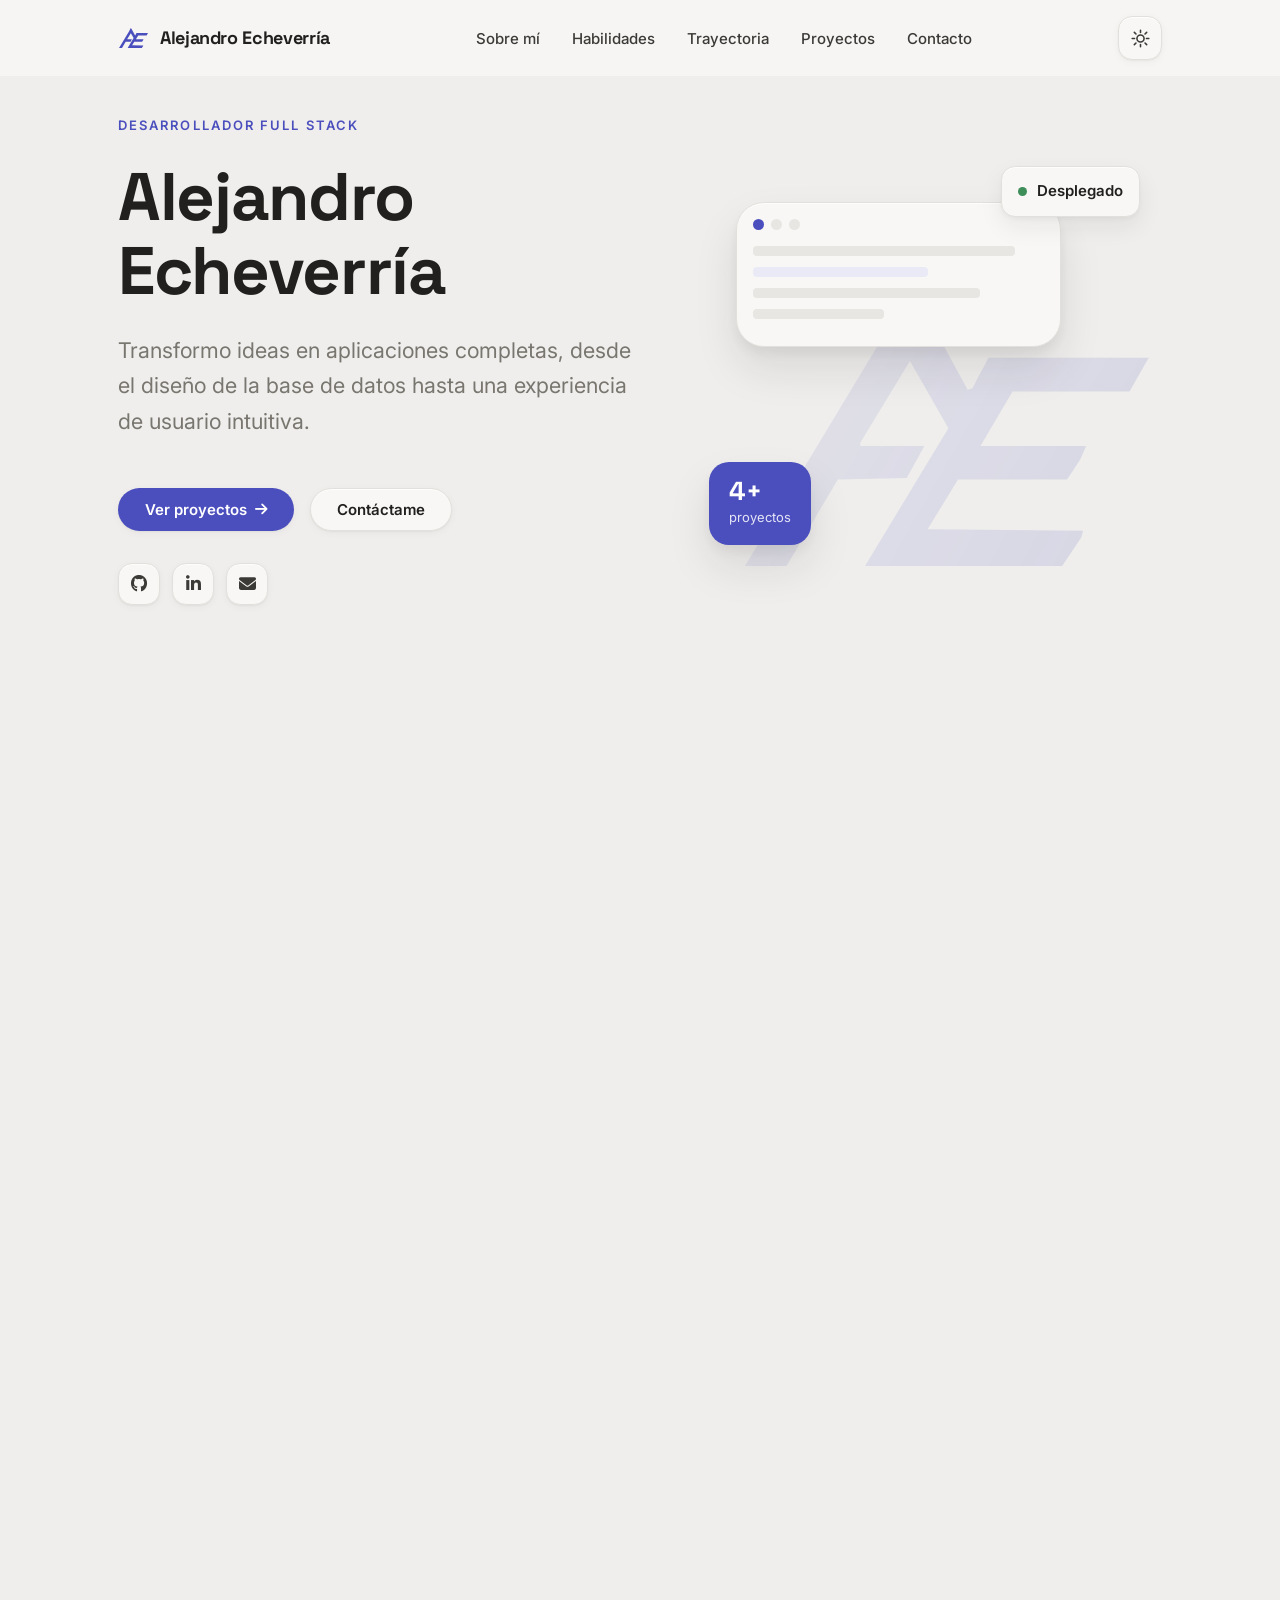
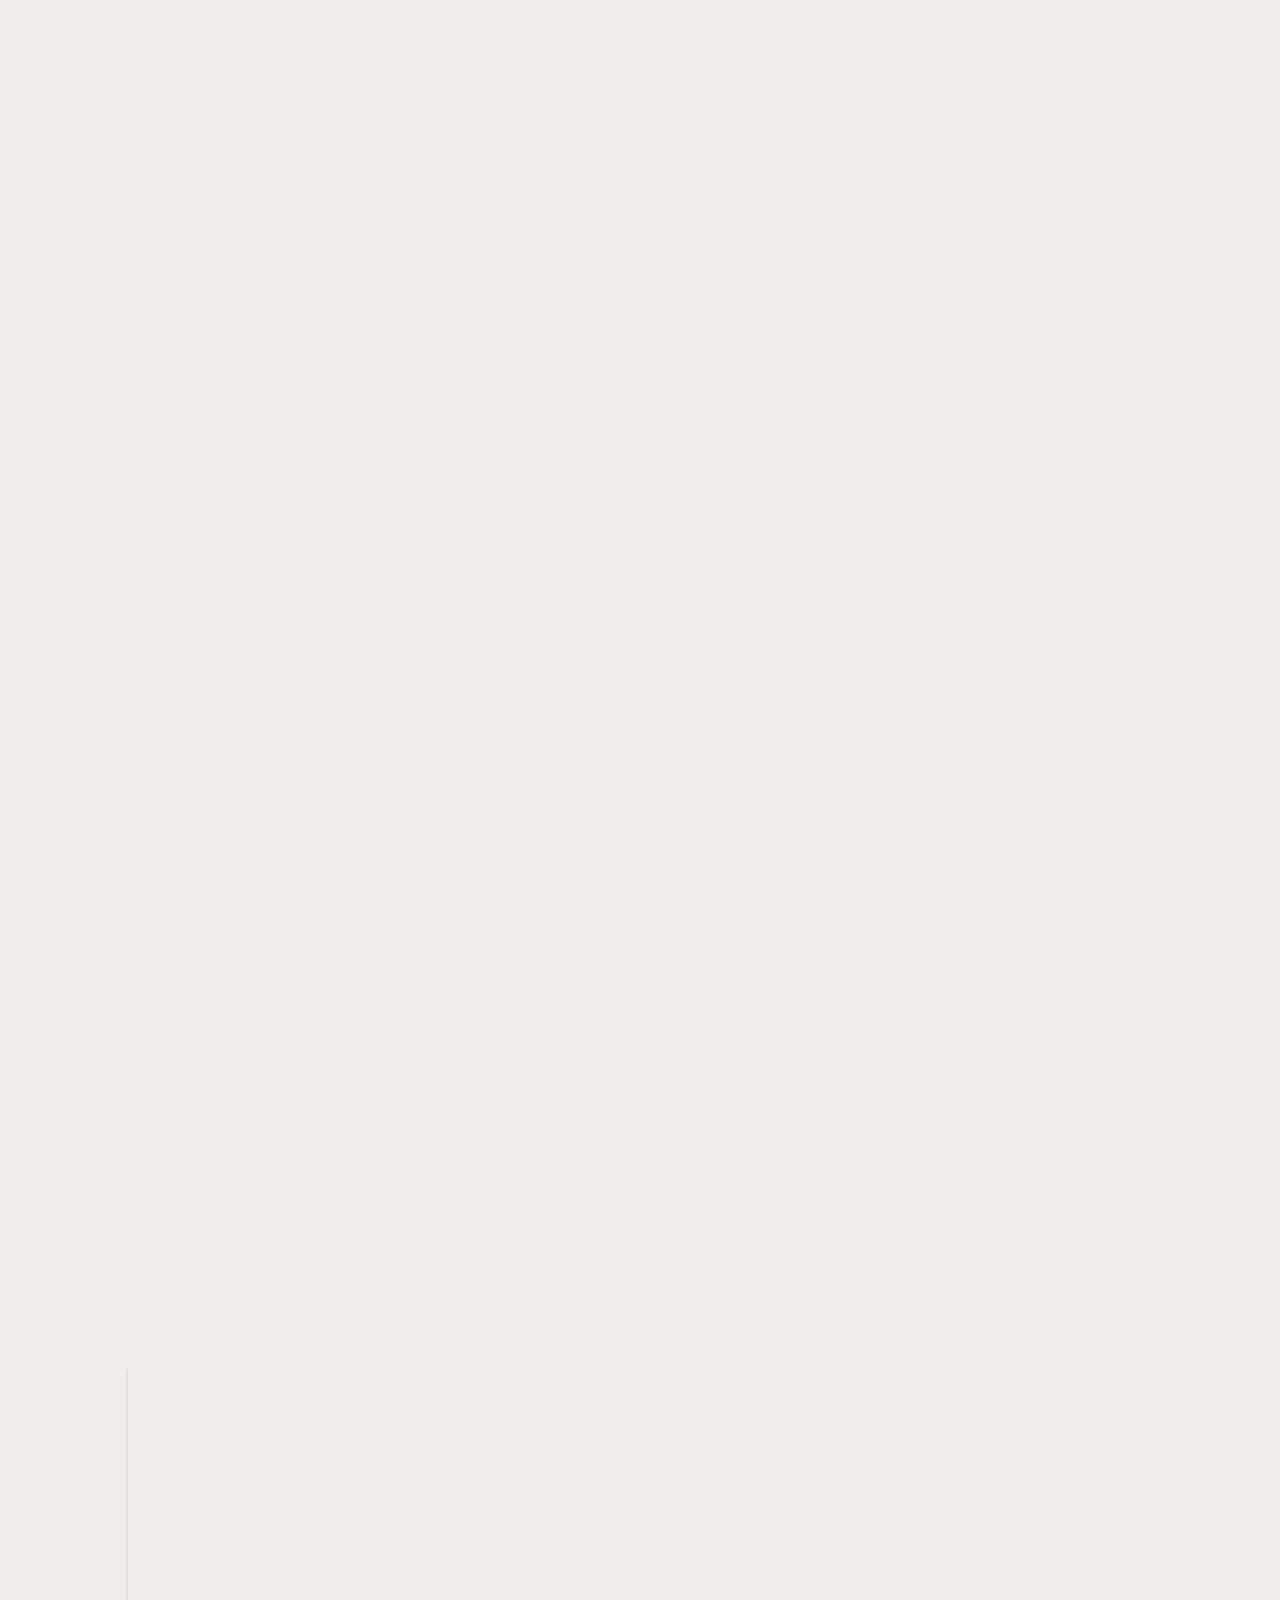
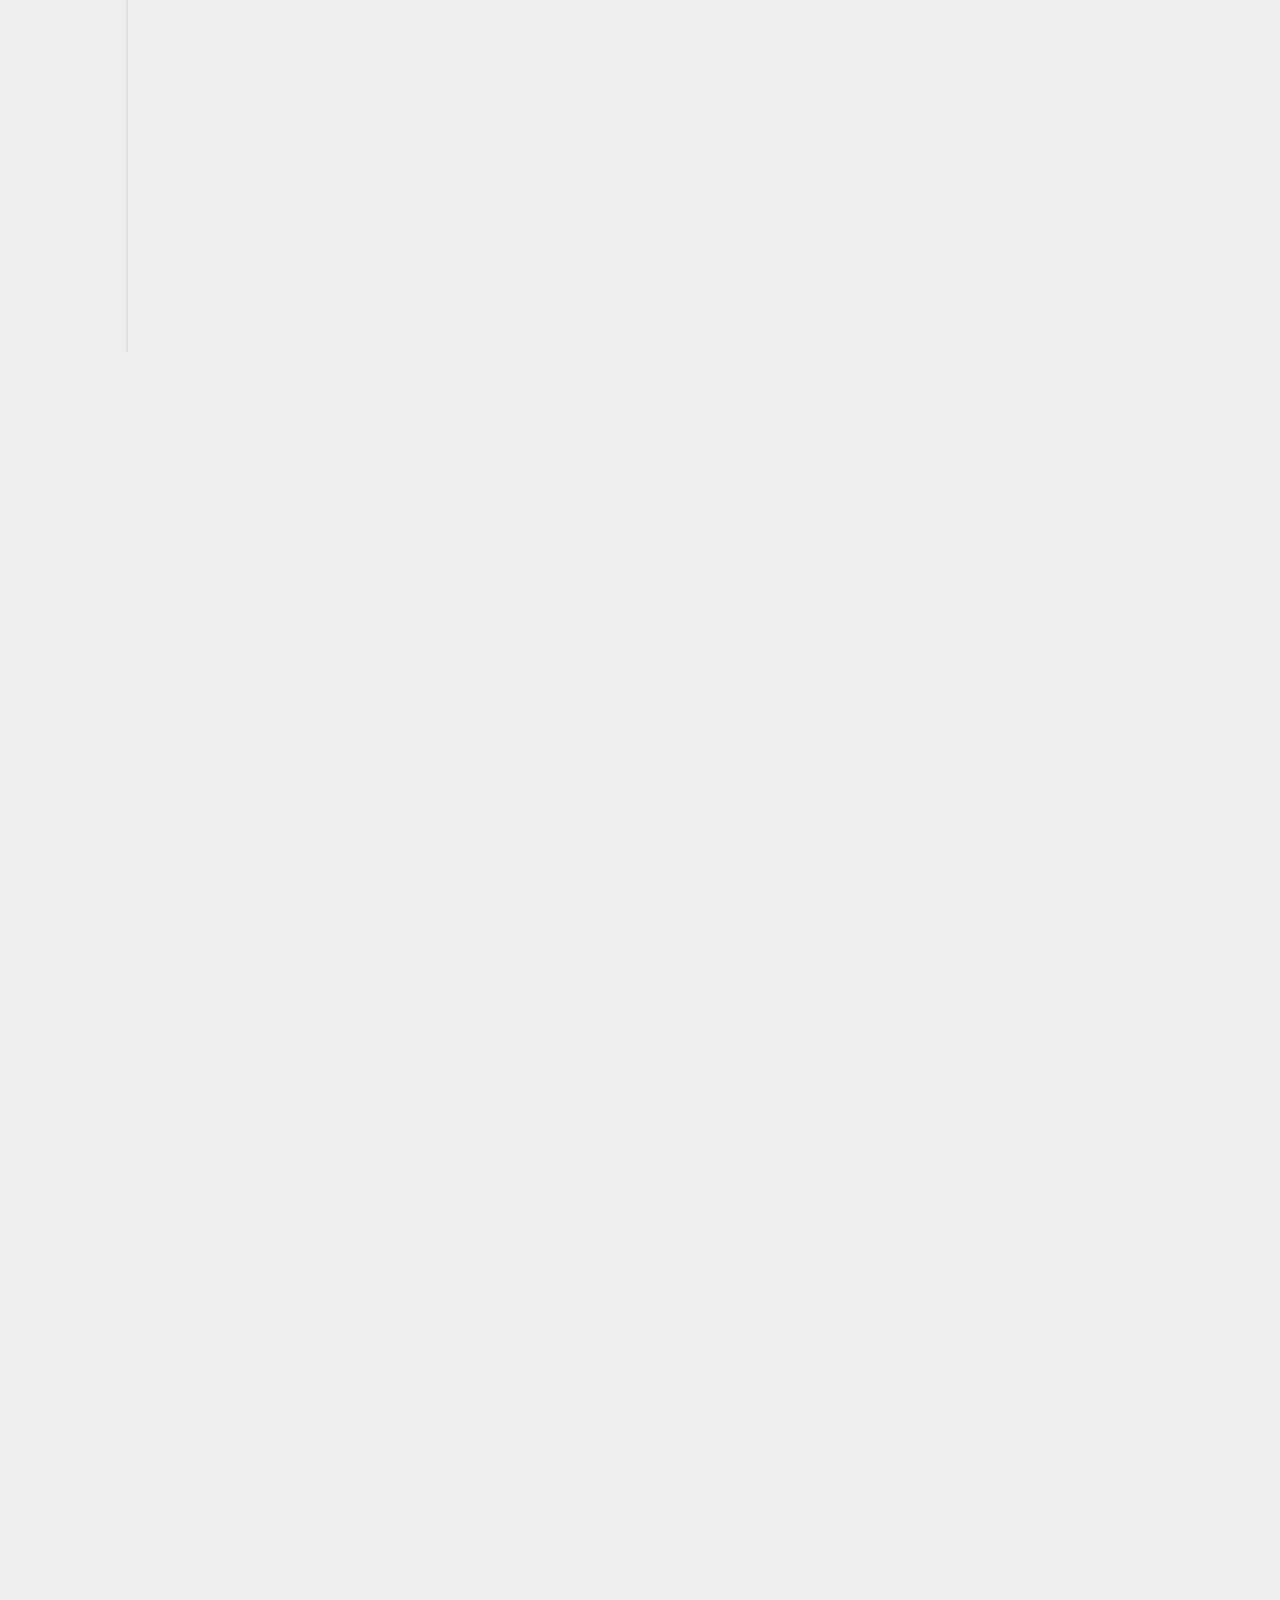
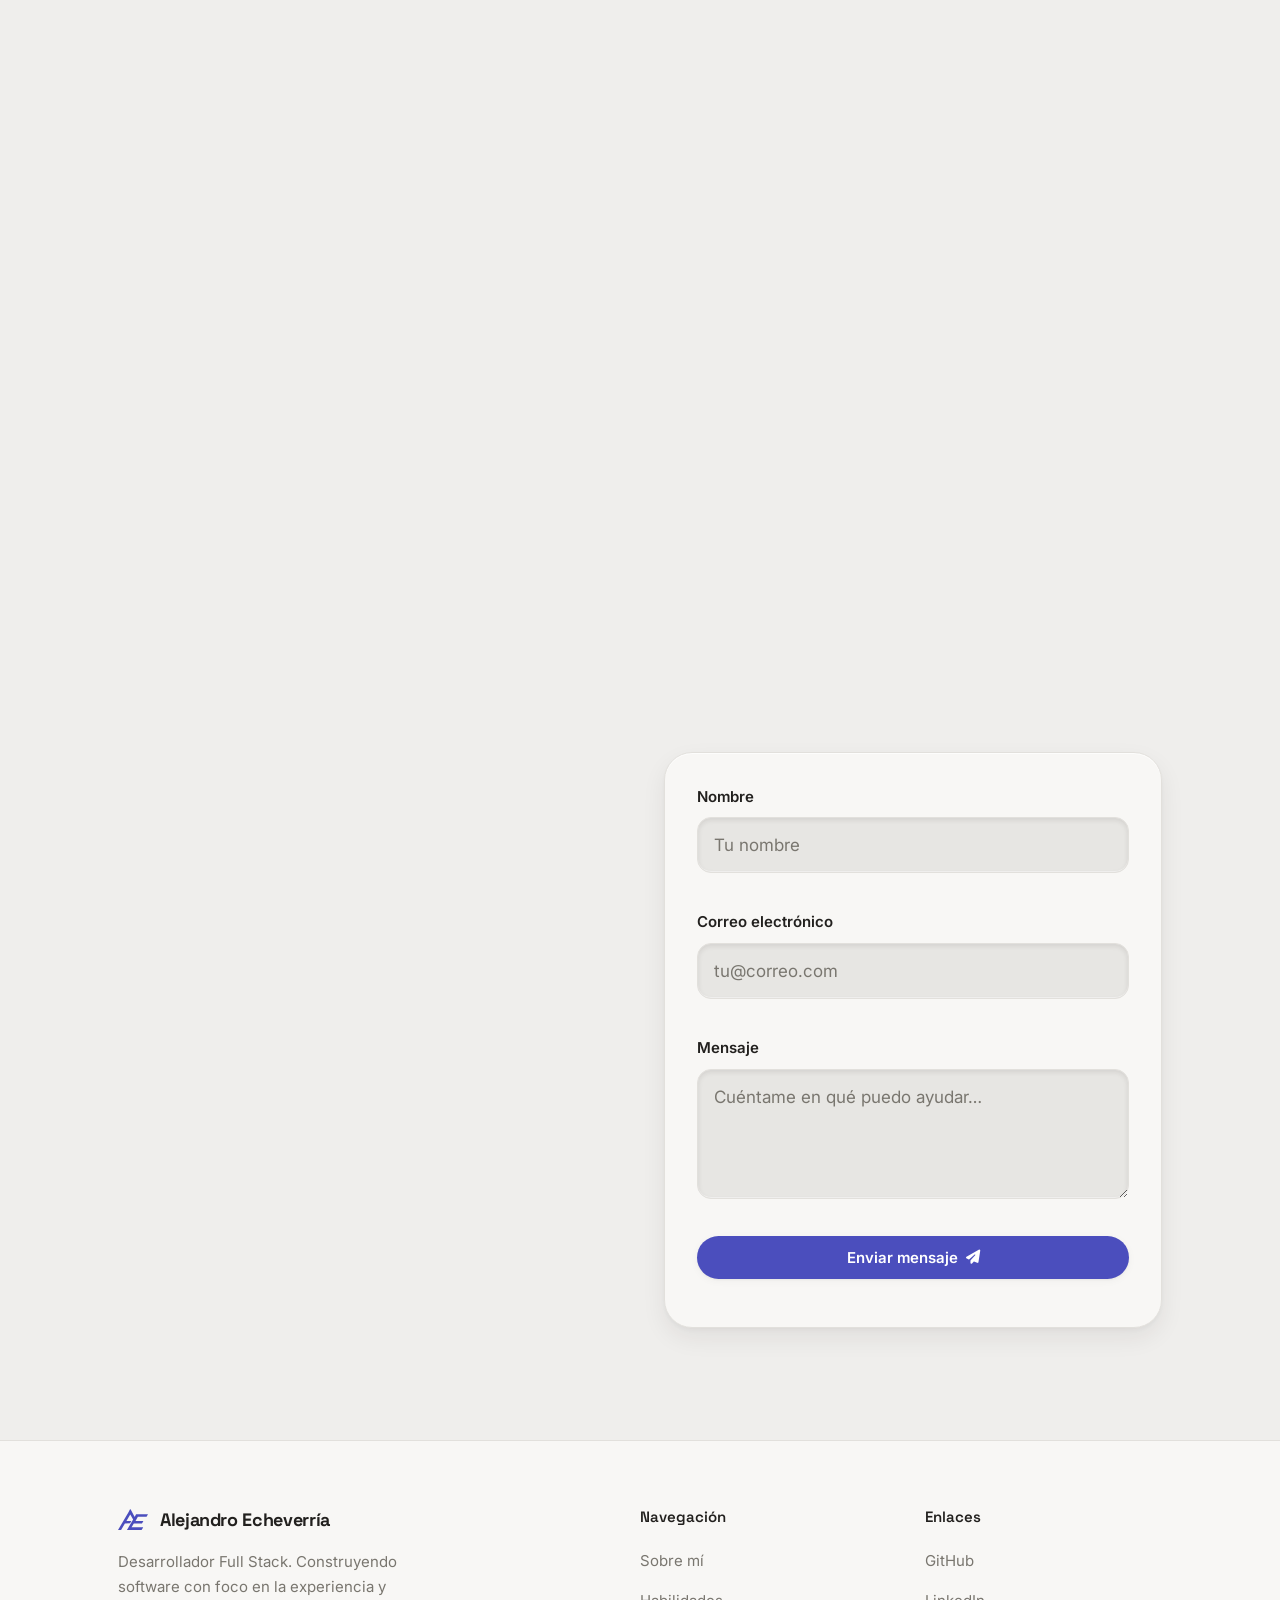
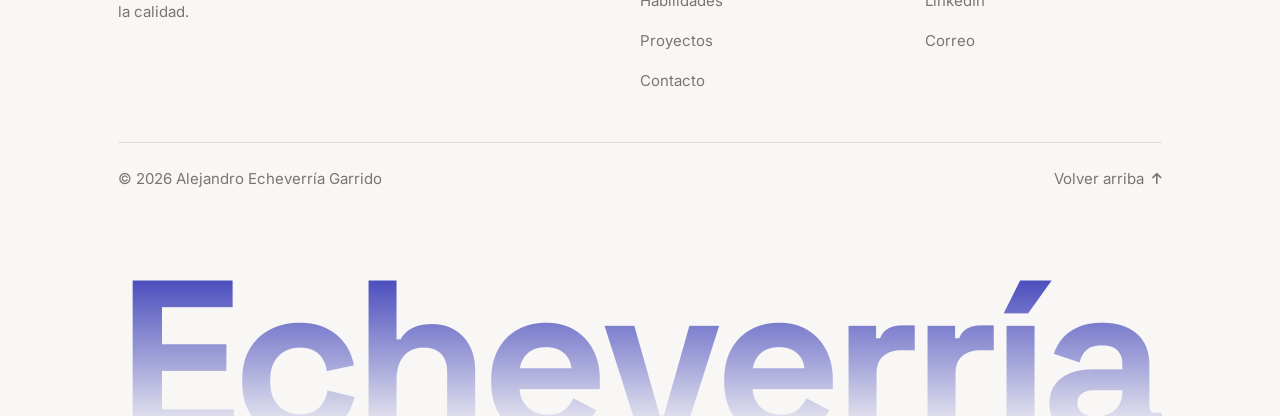
<file: index.html>
<!DOCTYPE html>
<html lang="es">
<head>
  <meta charset="UTF-8">
  <meta name="viewport" content="width=device-width, initial-scale=1.0">

  <title>Alejandro Echeverría — Desarrollador Full Stack</title>
  <meta name="description" content="Portafolio de Alejandro Echeverría Garrido, desarrollador Full Stack. Proyectos, habilidades y trayectoria en Java, JavaScript, C#, React, Node.js y .NET.">
  <meta name="author" content="Alejandro Echeverría Garrido">

  <!-- Open Graph (previsualización al compartir el enlace) -->
  <meta property="og:type" content="website">
  <meta property="og:title" content="Alejandro Echeverría — Desarrollador Full Stack">
  <meta property="og:description" content="Portafolio profesional: proyectos full stack, habilidades y trayectoria.">
  <!-- og:image va en ABSOLUTO a proposito: LinkedIn, Facebook y WhatsApp no
       resuelven rutas relativas y dejarian la tarjeta sin imagen.
       Si algun dia se pone dominio propio, hay que cambiar la base en las 6
       paginas (index + proyectos/*.html): busca "aleeche.github.io". -->
  <meta property="og:image" content="https://aleeche.github.io/PortafolioWebDeveloper/assets/img/og-image.png">
  <meta property="og:image:width" content="1200">
  <meta property="og:image:height" content="630">
  <meta property="og:image:alt" content="Portafolio de Alejandro Echeverría — Desarrollador Full Stack">
  <meta name="twitter:card" content="summary_large_image">
  <meta name="twitter:image" content="https://aleeche.github.io/PortafolioWebDeveloper/assets/img/og-image.png">

  <!-- Favicons (monograma AE) -->
  <link rel="icon" href="assets/favicon/favicon-32.png" sizes="32x32" type="image/png">
  <link rel="icon" href="assets/favicon/favicon.svg" type="image/svg+xml">
  <link rel="apple-touch-icon" href="assets/favicon/apple-touch-icon.png">

  <!-- Anti-FOUC: aplica el tema guardado antes del primer pintado. Claro por defecto.
       También marca que hay JS (js-nav) para activar el velo de transición, y
       decide si toca la intro de marca (has-intro): solo la primera visita de
       la sesión, sin ancla en la URL y sin "reducir movimiento". -->
  <script>
    document.documentElement.classList.add("js-nav");
    (function () {
      try {
        if (localStorage.getItem("ae-theme") === "dark") {
          document.documentElement.setAttribute("data-theme", "dark");
        }
      } catch (e) { /* sin localStorage: se queda en claro */ }
      try {
        if (!location.hash && !sessionStorage.getItem("ae-intro") &&
            !matchMedia("(prefers-reduced-motion: reduce)").matches) {
          document.documentElement.classList.add("has-intro");
          sessionStorage.setItem("ae-intro", "1");
        }
      } catch (e) { /* sin sessionStorage: sin intro */ }
    })();
  </script>

  <!-- Google Fonts: Space Grotesk (títulos) + Inter (texto) -->
  <link rel="preconnect" href="https://fonts.googleapis.com">
  <link rel="preconnect" href="https://fonts.gstatic.com" crossorigin>
  <link href="https://fonts.googleapis.com/css2?family=Inter:wght@400;500;600;700&family=Space+Grotesk:wght@500;600;700&display=swap" rel="stylesheet">

  <!-- Font Awesome (iconografía) -->
  <link rel="stylesheet" href="https://cdnjs.cloudflare.com/ajax/libs/font-awesome/6.5.1/css/all.min.css">

  <!-- CSS por capas (ITCSS), carga en paralelo -->
  <link rel="stylesheet" href="css/tokens.css">
  <link rel="stylesheet" href="css/base.css">
  <link rel="stylesheet" href="css/layout.css">
  <link rel="stylesheet" href="css/components.css">
  <link rel="stylesheet" href="css/sections.css">
</head>

<body>
  <a class="skip-link" href="#contenido">Saltar al contenido</a>

  <!-- Velo de transición entre páginas (lo controla js/modules/transition.js).
       Sin JS nunca se muestra: la clase .js-nav la añade el script del <head>. -->
  <div class="page-veil" data-page-veil aria-hidden="true"></div>

  <!-- Intro de marca (primera visita de la sesión). La activa el script del
       <head> con .has-intro y la dirige js/modules/intro.js. Decorativa: el
       nombre ya lo anuncian el <title>, el header y el hero.
       El trazado del monograma es una copia de assets/img/logo-ae.svg. -->
  <div class="intro" data-intro aria-hidden="true">
    <div class="intro__backdrop"></div>
    <!-- Zoom final: telón con el monograma recortado (su trazado lo copia
         intro.js del SVG de abajo) y el acento que asoma por el hueco. -->
    <div class="intro__core"></div>
    <svg class="intro__curtain" focusable="false"><path class="intro__curtain-shape" fill-rule="evenodd"/></svg>
    <div class="intro__stage">
      <svg class="intro__mark" viewBox="0 0 100 68.65" focusable="false">
        <defs>
          <!-- El destello solo pinta dentro del monograma: recorte con su
               misma geometría (reutiliza el trazado de abajo). -->
          <clipPath id="intro-ae-clip"><use href="#intro-ae"/></clipPath>
          <linearGradient id="intro-sheen" x1="0" y1="0" x2="1" y2="0">
            <stop class="intro__sheen" offset="0" stop-opacity="0"/>
            <stop class="intro__sheen" offset="0.5"/>
            <stop class="intro__sheen" offset="1" stop-opacity="0"/>
          </linearGradient>
        </defs>
        <path id="intro-ae" class="intro__mark-path" pathLength="1" d="M40.48 0 42.86 2.38 55.16 25 56.35 24.6 60.32 17.06 100 17.06 95.24 25.4 66.27 25.4 58.33 38.89 84.52 38.89 82.94 42.46 79.76 47.22 52.78 47.22 45.24 59.52 83.73 59.92 83.33 61.51 78.57 68.65 29.76 68.65 50.4 34.52 40.87 17.86 28.57 38.1 28.57 38.89 44.44 38.89 40.08 46.83 23.02 47.22 10.32 68.65 0 68.65 34.92 10.71Z"/>
        <g clip-path="url(#intro-ae-clip)">
          <rect class="intro__glint" x="0" y="-6" width="18" height="82" fill="url(#intro-sheen)"/>
        </g>
      </svg>
      <p class="intro__name">Alejandro Echeverría</p>
    </div>
  </div>

  <!-- ==================== HEADER ==================== -->
  <header class="header" data-header>
    <div class="container header__inner">
      <a class="brand" href="#inicio" aria-label="Inicio — Alejandro Echeverría">
        <span class="brand__mark" aria-hidden="true"></span>
        <span class="brand__name">Alejandro Echeverría</span>
      </a>

      <nav class="nav" data-nav aria-label="Navegación principal">
        <ul class="nav__list">
          <li><a class="nav__link" href="#sobre-mi" data-spy>Sobre mí</a></li>
          <li><a class="nav__link" href="#habilidades" data-spy>Habilidades</a></li>
          <li><a class="nav__link" href="#trayectoria" data-spy>Trayectoria</a></li>
          <li><a class="nav__link" href="#proyectos" data-spy>Proyectos</a></li>
          <li><a class="nav__link" href="#contacto" data-spy>Contacto</a></li>
        </ul>
      </nav>

      <div class="header__actions">
        <button class="theme-toggle" data-theme-toggle type="button" aria-label="Cambiar entre tema claro y oscuro" aria-pressed="false">
          <svg class="icon-sun" viewBox="0 0 24 24" fill="none" stroke="currentColor" stroke-width="2" stroke-linecap="round" aria-hidden="true"><circle cx="12" cy="12" r="4.5"/><path d="M12 1.5v3M12 19.5v3M4.2 4.2l2.1 2.1M17.7 17.7l2.1 2.1M1.5 12h3M19.5 12h3M4.2 19.8l2.1-2.1M17.7 6.3l2.1-2.1"/></svg>
          <svg class="icon-moon" viewBox="0 0 24 24" fill="currentColor" aria-hidden="true"><path d="M21 12.8A9 9 0 1 1 11.2 3a7 7 0 0 0 9.8 9.8z"/></svg>
        </button>
        <button class="nav-toggle" data-nav-toggle type="button" aria-label="Abrir menú" aria-expanded="false" aria-controls="menu-principal">
          <span></span><span></span><span></span>
        </button>
      </div>
    </div>
  </header>
  <div class="nav-backdrop" data-nav-backdrop aria-hidden="true"></div>

  <main id="contenido">

    <!-- ==================== HERO ==================== -->
    <section class="hero section" id="inicio">
      <div class="container hero__grid">
        <div class="hero__intro">
          <p class="eyebrow" data-reveal>Desarrollador Full Stack</p>
          <h1 class="hero__title" data-reveal>Alejandro Echeverría</h1>
          <p class="hero__subtitle" data-reveal>
            Transformo ideas en aplicaciones completas, desde el diseño de la base de datos hasta una experiencia de usuario intuitiva.
          </p>
          <div class="hero__actions" data-reveal>
            <a class="btn btn--primary" href="#proyectos">
              Ver proyectos <i class="fa-solid fa-arrow-right" aria-hidden="true"></i>
            </a>
            <a class="btn btn--secondary" href="#contacto">Contáctame</a>
          </div>
          <div class="hero__social social" data-reveal>
            <a class="social__link" href="https://github.com/aleeche" aria-label="GitHub" target="_blank" rel="noopener noreferrer">
              <i class="fa-brands fa-github" aria-hidden="true"></i>
            </a>
            <a class="social__link" href="https://www.linkedin.com/in/alejandro-echeverr%C3%ADa-garrido-2888983a5/" aria-label="LinkedIn" target="_blank" rel="noopener noreferrer">
              <i class="fa-brands fa-linkedin-in" aria-hidden="true"></i>
            </a>
            <a class="social__link" href="mailto:alejandroecheverria826@gmail.com" aria-label="Enviar correo">
              <i class="fa-solid fa-envelope" aria-hidden="true"></i>
            </a>
          </div>
        </div>

        <!-- Visual gráfico (fallback). Para usar foto, sustituye este bloque por:
             <div class="hero-visual"><img src="assets/img/alejandro.jpg" alt="Retrato de Alejandro Echeverría" width="440" height="440" style="border-radius:var(--r-2xl);box-shadow:var(--e3),var(--hi)"></div> -->
        <div class="hero-visual" data-reveal role="img" aria-label="Composición gráfica abstracta del portafolio">
          <!-- Monograma de fondo. El trazado es un ÚNICO contorno cerrado, así
               que al cargar se dibuja de una sola línea continua y luego se
               asienta en un relleno tenue. Ver .hero-visual__mark en sections.css. -->
          <svg class="hero-visual__mark" viewBox="-1.2 -1.2 102.4 71.05"
               aria-hidden="true" focusable="false">
            <path class="hero-visual__mark-path" pathLength="1"
                  d="M40.48 0 42.86 2.38 55.16 25 56.35 24.6 60.32 17.06 100 17.06 95.24 25.4 66.27 25.4 58.33 38.89 84.52 38.89 82.94 42.46 79.76 47.22 52.78 47.22 45.24 59.52 83.73 59.92 83.33 61.51 78.57 68.65 29.76 68.65 50.4 34.52 40.87 17.86 28.57 38.1 28.57 38.89 44.44 38.89 40.08 46.83 23.02 47.22 10.32 68.65 0 68.65 34.92 10.71Z"/>
          </svg>
          <div class="hero-visual__window" aria-hidden="true">
            <div class="hero-visual__bar"><span></span><span></span><span></span></div>
            <div class="hero-visual__line" style="width:90%"></div>
            <div class="hero-visual__line hero-visual__line--accent" style="width:60%"></div>
            <div class="hero-visual__line" style="width:78%"></div>
            <div class="hero-visual__line" style="width:45%"></div>
          </div>
          <div class="hero-visual__chip" aria-hidden="true"><span class="dot"></span> Desplegado</div>
          <div class="hero-visual__badge" aria-hidden="true">
            <div class="num">4+</div>
            <div class="label">proyectos</div>
          </div>
        </div>
      </div>
    </section>

    <!-- ==================== SOBRE MÍ ==================== -->
    <section class="section" id="sobre-mi">
      <div class="container">
        <div class="section__head" data-reveal>
          <p class="eyebrow">Sobre mí</p>
          <h2 class="section__title">Desarrollo Full Stack con enfoque en trabajo en equipo</h2>
        </div>

        <div class="about__grid">
          <figure class="about__photo" data-reveal>
            <img src="assets/img/programador-foto.webp"
                 alt="Retrato de Alejandro Echeverría Garrido, desarrollador Full Stack"
                 width="433" height="541" loading="lazy" decoding="async">
          </figure>

          <div class="about__body" data-reveal>
            <p>
              Soy Alejandro Echeverría Garrido, Perito en Computación y desarrollador con enfoque Full Stack.
              Me apasiona participar en todas las etapas del desarrollo de software, 
              desde el diseño de bases de datos y la lógica del servidor hasta la creación de interfaces intuitivas y funcionales.
            </p>
            <p>
              En proyectos académicos he desempeñado el rol de <strong>Scrum Master</strong>,
              coordinando equipos, organizando tareas y fomentando una comunicación
              efectiva para alcanzar los objetivos del proyecto.
            </p>
            <p>
              Busco sumarme a un equipo donde pueda construir soluciones de calidad
              y seguir creciendo profesionalmente como desarrollador Full Stack.
            </p>
          </div>

          <!-- Ficha de datos personales -->
          <aside class="card ficha" data-reveal aria-label="Información personal">
            <div class="ficha__row">
              <i class="fa-solid fa-location-dot" aria-hidden="true"></i>
              <div>
                <div class="ficha__label">Ubicación</div>
                <div class="ficha__value">Ciudad de Guatemala, Guatemala</div>
              </div>
            </div>
            <div class="ficha__row">
              <i class="fa-solid fa-language" aria-hidden="true"></i>
              <div>
                <div class="ficha__label">Idiomas</div>
                <div class="ficha__value">Español (nativo) · Inglés (B1)</div>
              </div>
            </div>
            <div class="ficha__row">
              <i class="fa-solid fa-graduation-cap" aria-hidden="true"></i>
              <div>
                <div class="ficha__label">Formación</div>
                <div class="ficha__value">Perito en Computación (graduado)</div>
              </div>
            </div>
            <div class="ficha__row">
              <i class="fa-solid fa-circle-check" aria-hidden="true"></i>
              <div>
                <div class="ficha__label">Especialidad</div>
                <div class="ficha__value">Desarrollo Full Stack</div>
              </div>
            </div>
          </aside>
        </div>
      </div>
    </section>

    <!-- ==================== HABILIDADES ==================== -->
    <section class="section" id="habilidades">
      <div class="container">
        <div class="section__head" data-reveal>
          <p class="eyebrow">Stack técnico</p>
          <h2 class="section__title">Habilidades</h2>
          <p class="section__intro">Las tecnologías con las que trabajo, organizadas por área.</p>
        </div>

        <!-- Nueve tarjetas: cierran la rejilla en 3 filas de 3 en escritorio, y el
             orden agrupa por capa —cliente, servidor/datos, operación—.
             Cada chip está respaldado por al menos un proyecto de la sección
             siguiente; si se añade uno nuevo, conviene revisar esta lista. -->
        <div class="skills__grid">
          <article class="card skill-card" data-reveal>
            <div class="skill-card__head">
              <span class="skill-card__icon"><i class="fa-solid fa-code" aria-hidden="true"></i></span>
              <h3 class="skill-card__title">Lenguajes</h3>
            </div>
            <div class="chip-group">
              <span class="chip"><span class="chip__dot"></span>Java</span>
              <span class="chip"><span class="chip__dot"></span>JavaScript</span>
              <span class="chip"><span class="chip__dot"></span>C#</span>
            </div>
          </article>

          <article class="card skill-card" data-reveal>
            <div class="skill-card__head">
              <span class="skill-card__icon"><i class="fa-solid fa-palette" aria-hidden="true"></i></span>
              <h3 class="skill-card__title">Frontend</h3>
            </div>
            <div class="chip-group">
              <span class="chip"><span class="chip__dot"></span>HTML5</span>
              <span class="chip"><span class="chip__dot"></span>CSS3</span>
              <span class="chip"><span class="chip__dot"></span>React</span>
              <span class="chip"><span class="chip__dot"></span>Canvas API</span>
            </div>
          </article>

          <article class="card skill-card" data-reveal>
            <div class="skill-card__head">
              <span class="skill-card__icon"><i class="fa-solid fa-mobile-screen-button" aria-hidden="true"></i></span>
              <h3 class="skill-card__title">Móvil</h3>
            </div>
            <div class="chip-group">
              <span class="chip"><span class="chip__dot"></span>React Native</span>
              <span class="chip"><span class="chip__dot"></span>Expo</span>
            </div>
          </article>

          <article class="card skill-card" data-reveal>
            <div class="skill-card__head">
              <span class="skill-card__icon"><i class="fa-solid fa-server" aria-hidden="true"></i></span>
              <h3 class="skill-card__title">Backend</h3>
            </div>
            <div class="chip-group">
              <span class="chip"><span class="chip__dot"></span>Node.js</span>
              <span class="chip"><span class="chip__dot"></span>Express</span>
              <span class="chip"><span class="chip__dot"></span>.NET 8</span>
              <span class="chip"><span class="chip__dot"></span>JSP</span>
              <span class="chip"><span class="chip__dot"></span>Servlets</span>
              <span class="chip"><span class="chip__dot"></span>JWT</span>
            </div>
          </article>

          <article class="card skill-card" data-reveal>
            <div class="skill-card__head">
              <span class="skill-card__icon"><i class="fa-solid fa-desktop" aria-hidden="true"></i></span>
              <h3 class="skill-card__title">Escritorio</h3>
            </div>
            <div class="chip-group">
              <span class="chip"><span class="chip__dot"></span>JavaFX</span>
              <span class="chip"><span class="chip__dot"></span>JasperReports</span>
            </div>
          </article>

          <article class="card skill-card" data-reveal>
            <div class="skill-card__head">
              <span class="skill-card__icon"><i class="fa-solid fa-database" aria-hidden="true"></i></span>
              <h3 class="skill-card__title">Bases de datos</h3>
            </div>
            <div class="chip-group">
              <span class="chip"><span class="chip__dot"></span>MySQL</span>
              <span class="chip"><span class="chip__dot"></span>PostgreSQL</span>
              <span class="chip"><span class="chip__dot"></span>MongoDB</span>
              <span class="chip"><span class="chip__dot"></span>JDBC</span>
            </div>
          </article>

          <article class="card skill-card" data-reveal>
            <div class="skill-card__head">
              <span class="skill-card__icon"><i class="fa-solid fa-cloud-arrow-up" aria-hidden="true"></i></span>
              <h3 class="skill-card__title">Despliegue</h3>
            </div>
            <div class="chip-group">
              <span class="chip"><span class="chip__dot"></span>Vercel</span>
              <span class="chip"><span class="chip__dot"></span>Firebase</span>
              <span class="chip"><span class="chip__dot"></span>Supabase</span>
              <span class="chip"><span class="chip__dot"></span>GitHub Actions</span>
            </div>
          </article>

          <article class="card skill-card" data-reveal>
            <div class="skill-card__head">
              <span class="skill-card__icon"><i class="fa-solid fa-diagram-project" aria-hidden="true"></i></span>
              <h3 class="skill-card__title">Arquitectura</h3>
            </div>
            <div class="chip-group">
              <span class="chip"><span class="chip__dot"></span>Microservicios</span>
              <span class="chip"><span class="chip__dot"></span>MVC</span>
              <span class="chip"><span class="chip__dot"></span>REST</span>
            </div>
          </article>

          <article class="card skill-card" data-reveal>
            <div class="skill-card__head">
              <span class="skill-card__icon"><i class="fa-solid fa-screwdriver-wrench" aria-hidden="true"></i></span>
              <h3 class="skill-card__title">Herramientas</h3>
            </div>
            <div class="chip-group">
              <span class="chip"><span class="chip__dot"></span>Git</span>
              <span class="chip"><span class="chip__dot"></span>Docker</span>
              <span class="chip"><span class="chip__dot"></span>Postman</span>
              <span class="chip"><span class="chip__dot"></span>SCRUM</span>
            </div>
          </article>
        </div>
      </div>
    </section>

    <!-- ==================== TRAYECTORIA ==================== -->
    <section class="section" id="trayectoria">
      <div class="container">
        <div class="section__head" data-reveal>
          <p class="eyebrow">Recorrido</p>
          <h2 class="section__title">Trayectoria</h2>
          <p class="section__intro">Formación y experiencia en una misma línea de tiempo.</p>
        </div>

        <div class="timeline">
          <div class="timeline__item" data-reveal>
            <div class="timeline__meta">
              <span class="timeline__date">2024 — 2026</span>
              <span class="badge">Educación</span>
            </div>
            <h3 class="timeline__title">Perito en Computación</h3>
            <p class="timeline__org">Centro Educativo Técnico Laboral KINAL</p>
            <p class="timeline__desc">
              Carrera de Perito en Informática: formación técnica en desarrollo de software, bases
              de datos, desarrollo web, algoritmos y buenas prácticas de programación. Graduado en 2026.
            </p>
          </div>

          <div class="timeline__item" data-reveal>
            <div class="timeline__meta">
              <span class="timeline__date">2025 — 2026</span>
              <span class="badge">Experiencia</span>
            </div>
            <h3 class="timeline__title">Scrum Master</h3>
            <p class="timeline__org">NexusBank y Gestor de Tienda de Videojuegos</p>
            <p class="timeline__desc">
              Lideré equipos de desarrollo en dos proyectos académicos aplicando la metodología
              Scrum. Coordiné la planificación del trabajo, facilité las ceremonias y di seguimiento
              al backlog, promoviendo la comunicación entre los integrantes.
            </p>
          </div>

          <div class="timeline__item" data-reveal>
            <div class="timeline__meta">
              <span class="timeline__date">2025 — Actualidad</span>
              <span class="badge">Experiencia</span>
            </div>
            <h3 class="timeline__title">Desarrollador Full Stack</h3>
            <p class="timeline__org">Proyectos académicos y personales</p>
            <p class="timeline__desc">
              Desarrollo aplicaciones Full Stack utilizando Java, JavaScript, C#, Node.js, .NET y
              React, integrando bases de datos relacionales y NoSQL, control de versiones con Git y
              contenedores con Docker.
            </p>
          </div>
        </div>
      </div>
    </section>

    <!-- ==================== PROYECTOS ==================== -->
    <section class="section" id="proyectos">
      <div class="container">
        <div class="section__head" data-reveal>
          <p class="eyebrow">Trabajo seleccionado</p>
          <h2 class="section__title">Proyectos destacados</h2>
          <p class="section__intro">
            Una selección de sistemas full stack donde participé en arquitectura, desarrollo y
            coordinación de equipo.
          </p>
        </div>

        <!-- Proyecto destacado (imagen a la izquierda) -->
        <article class="card featured" data-reveal>
          <!-- Sin capturas del sistema: contiene datos reales de clientes de
               la veterinaria. Solo se muestra su logotipo. -->
          <div class="featured__thumb featured__thumb--logo">
            <img src="assets/img/projects/criaturitas-logo.png"
              alt="Logotipo de Criaturitas Pet Shop: un círculo amarillo con un perro salchicha y el nombre de la veterinaria." loading="lazy">
          </div>
          <div class="featured__body">
            <span class="badge"><i class="fa-solid fa-star" aria-hidden="true"></i> Destacado</span>
            <h3 class="featured__title">Plataforma para Criaturitas Pet Shop</h3>
            <p class="featured__desc">
              Proyecto social: digitalizamos una veterinaria real que trabajaba con hojas de cálculo.
              Cuatro microservicios, panel web y app móvil en uso. Desarrollé el servicio clínico,
              el que más lógica cruzada tiene con los demás.
            </p>
            <div class="chip-group project-card__tags">
              <span class="chip"><span class="chip__dot"></span>.NET 8</span>
              <span class="chip"><span class="chip__dot"></span>Node.js</span>
              <span class="chip"><span class="chip__dot"></span>React</span>
              <span class="chip"><span class="chip__dot"></span>PostgreSQL</span>
            </div>
            <div class="featured__cta">
              <a class="btn btn--primary" href="proyectos/veterinaria-criaturitas.html">
                Ver caso de estudio <i class="fa-solid fa-arrow-right" aria-hidden="true"></i>
              </a>
            </div>
          </div>
        </article>

        <!-- Resto de proyectos -->
        <div class="projects__grid">
          <article class="card project-card" data-reveal>
            <div class="project-card__thumb">
              <img src="assets/img/projects/gestor-hero.jpg"
                alt="Identidad de marca de AllEliteGames: un mando de videojuegos azul dentro de un anillo circular sobre fondo oscuro, con el texto «AllEliteGames — Consolas y videojuegos»." loading="lazy">
            </div>
            <div class="project-card__body">
              <h4>Gestor de Tienda de Videojuegos</h4>
              <p class="project-card__desc">Sistema web en Java (MVC) para gestionar el catálogo, las ventas, los clientes y los proveedores de una tienda de videojuegos. Coordiné el equipo como Scrum Master.</p>
              <div class="chip-group project-card__tags">
                <span class="chip"><span class="chip__dot"></span>Java</span>
                <span class="chip"><span class="chip__dot"></span>MySQL</span>
              </div>
              <a class="project-card__link" href="proyectos/gestor-tienda-videojuegos.html">
                Ver caso <i class="fa-solid fa-arrow-right" aria-hidden="true"></i>
              </a>
            </div>
          </article>

          <article class="card project-card" data-reveal>
            <div class="project-card__thumb">
              <img src="assets/img/projects/clinic-hero.jpeg"
                alt="Módulo de gestión de mascotas de ClinicVetSanus: barra lateral de acciones, formulario de la mascota y tabla de registros." loading="lazy">
            </div>
            <div class="project-card__body">
              <h4>Sistema de Gestión Veterinaria</h4>
              <p class="project-card__desc">Aplicación de escritorio (Java + JavaFX) para gestionar pacientes, citas, historiales y facturación de una clínica veterinaria.</p>
              <div class="chip-group project-card__tags">
                <span class="chip"><span class="chip__dot"></span>Java</span>
                <span class="chip"><span class="chip__dot"></span>JavaFX</span>
              </div>
              <a class="project-card__link" href="proyectos/sistema-gestion-veterinaria.html">
                Ver caso <i class="fa-solid fa-arrow-right" aria-hidden="true"></i>
              </a>
            </div>
          </article>

          <article class="card project-card" data-reveal>
            <div class="project-card__thumb">
              <img src="assets/img/projects/ahorcado-hero.jpg"
                alt="Partida del Juego del Ahorcado en el nivel difícil: el muñeco a medio dibujar, la palabra oculta y el teclado virtual en pantalla." loading="lazy">
            </div>
            <div class="project-card__body">
              <h4>Juego del Ahorcado</h4>
              <p class="project-card__desc">Clásico juego de palabras con lógica de estado e interfaz interactiva.</p>
              <div class="chip-group project-card__tags">
                <span class="chip"><span class="chip__dot"></span>JavaScript</span>
              </div>
              <a class="project-card__link" href="proyectos/juego-del-ahorcado.html">
                Ver caso <i class="fa-solid fa-arrow-right" aria-hidden="true"></i>
              </a>
            </div>
          </article>
        </div>

        <!-- Cierre de la sección: mismo formato ancho que el destacado, pero con
             la imagen en la columna derecha. El DOM mantiene la imagen primero
             (así en móvil queda arriba, como en el destacado); la inversión la
             hace la rejilla en `sections.css`. -->
        <article class="card featured featured--reverse" data-reveal>
          <div class="featured__thumb featured__thumb--img">
            <img src="assets/img/projects/bancario-hero.jpg"
              alt="Panel operativo de NexusBank: barra lateral con los módulos del banco y tarjetas de acceso a gestión de usuarios, cuentas, depósitos, divisas, auditoría y ranking." loading="lazy">
          </div>
          <div class="featured__body">
            <h3 class="featured__title">Sistema Bancario de Microservicios</h3>
            <p class="featured__desc">
              <strong>NexusBank</strong>: cuatro microservicios, panel web y app móvil, con
              contabilidad por doble partida y desplegado en producción. Coordiné el equipo como
              Scrum Master y desarrollé dos de los servicios.
            </p>
            <div class="chip-group project-card__tags">
              <span class="chip"><span class="chip__dot"></span>.NET 8</span>
              <span class="chip"><span class="chip__dot"></span>Node.js</span>
              <span class="chip"><span class="chip__dot"></span>React</span>
              <span class="chip"><span class="chip__dot"></span>MongoDB</span>
            </div>
            <div class="featured__cta">
              <a class="btn btn--primary" href="proyectos/sistema-bancario-multiservicio.html">
                Ver caso de estudio <i class="fa-solid fa-arrow-right" aria-hidden="true"></i>
              </a>
            </div>
          </div>
        </article>
      </div>
    </section>

    <!-- ==================== CONTACTO ==================== -->
    <section class="section" id="contacto">
      <div class="container">
        <div class="contact__grid">
          <div data-reveal>
            <p class="eyebrow">Contacto</p>
            <h2 class="section__title">¿Trabajamos juntos?</h2>
            <p class="contact__lead">
              Estoy disponible para nuevas oportunidades como desarrollador Full Stack. Escríbeme y
              te responderé lo antes posible.
            </p>
            <div class="contact__methods">
              <a class="contact__method" href="mailto:alejandroecheverria826@gmail.com">
                <!-- <wbr>: en pantallas estrechas el correo se parte antes de la @, no en mitad del usuario -->
                <i class="fa-solid fa-envelope" aria-hidden="true"></i> <span>alejandroecheverria826<wbr>@gmail.com</span>
              </a>
              <a class="contact__method" href="https://www.linkedin.com/in/alejandro-echeverr%C3%ADa-garrido-2888983a5/" target="_blank" rel="noopener noreferrer">
                <i class="fa-brands fa-linkedin-in" aria-hidden="true"></i> LinkedIn
              </a>
              <a class="contact__method" href="https://github.com/aleeche" target="_blank" rel="noopener noreferrer">
                <i class="fa-brands fa-github" aria-hidden="true"></i> GitHub
              </a>
            </div>
          </div>

          <!-- Formspree activo. El envío se hace por fetch (AJAX) desde js/modules/form.js → initForm. -->
          <form class="card contact__form" data-contact-form action="https://formspree.io/f/mzdnpaor" method="POST" novalidate>
            <!-- Anti-spam (honeypot de Formspree): debe permanecer vacío -->
            <input type="text" name="_gotcha" tabindex="-1" autocomplete="off" aria-hidden="true" hidden>
            <input type="hidden" name="_subject" value="Nuevo mensaje desde tu portafolio">
            <div class="field">
              <label class="field__label" for="nombre">Nombre</label>
              <input class="field__control" id="nombre" name="nombre" type="text" placeholder="Tu nombre" autocomplete="name">
              <span class="field__error" aria-live="polite"></span>
            </div>
            <div class="field">
              <label class="field__label" for="email">Correo electrónico</label>
              <input class="field__control" id="email" name="email" type="email" placeholder="tu@correo.com" autocomplete="email">
              <span class="field__error" aria-live="polite"></span>
            </div>
            <div class="field">
              <label class="field__label" for="mensaje">Mensaje</label>
              <textarea class="field__control" id="mensaje" name="mensaje" placeholder="Cuéntame en qué puedo ayudar…"></textarea>
              <span class="field__error" aria-live="polite"></span>
            </div>
            <button class="btn btn--primary" type="submit">
              Enviar mensaje <i class="fa-solid fa-paper-plane" aria-hidden="true"></i>
            </button>
            <p class="form__status" data-form-status role="status" aria-live="polite"></p>
          </form>
        </div>
      </div>
    </section>

  </main>

  <!-- ==================== FOOTER ==================== -->
  <footer class="footer">
    <div class="container">
      <div class="footer__grid">
        <div>
          <a class="brand" href="#inicio">
            <span class="brand__mark" aria-hidden="true"></span>
            <span class="brand__name">Alejandro Echeverría</span>
          </a>
          <p class="footer__brand-desc">Desarrollador Full Stack. Construyendo software con foco en la experiencia y la calidad.</p>
        </div>
        <div>
          <p class="footer__col-title">Navegación</p>
          <ul class="footer__links">
            <li><a href="#sobre-mi">Sobre mí</a></li>
            <li><a href="#habilidades">Habilidades</a></li>
            <li><a href="#proyectos">Proyectos</a></li>
            <li><a href="#contacto">Contacto</a></li>
          </ul>
        </div>
        <div>
          <p class="footer__col-title">Enlaces</p>
          <ul class="footer__links">
            <li><a href="https://github.com/aleeche" target="_blank" rel="noopener noreferrer">GitHub</a></li>
            <li><a href="https://www.linkedin.com/in/alejandro-echeverr%C3%ADa-garrido-2888983a5/" target="_blank" rel="noopener noreferrer">LinkedIn</a></li>
            <li><a href="mailto:alejandroecheverria826@gmail.com">Correo</a></li>
          </ul>
        </div>
      </div>
      <div class="footer__bottom">
        <span>© <span id="year">2026</span> Alejandro Echeverría Garrido</span>
        <a class="footer__to-top" href="#top">Volver arriba <i class="fa-solid fa-arrow-up" aria-hidden="true"></i></a>
      </div>

      <!-- Firma decorativa: las letras suben en cascada al entrar en pantalla
           (js/modules/signature.js). Sin JS se ve quieta y completa. -->
      <div class="footer__signature" aria-hidden="true">
        <p class="footer__signature-word" data-signature>Echeverría</p>
      </div>
    </div>
  </footer>

  <script type="module" src="js/main.js"></script>
</body>
</html>
</file>
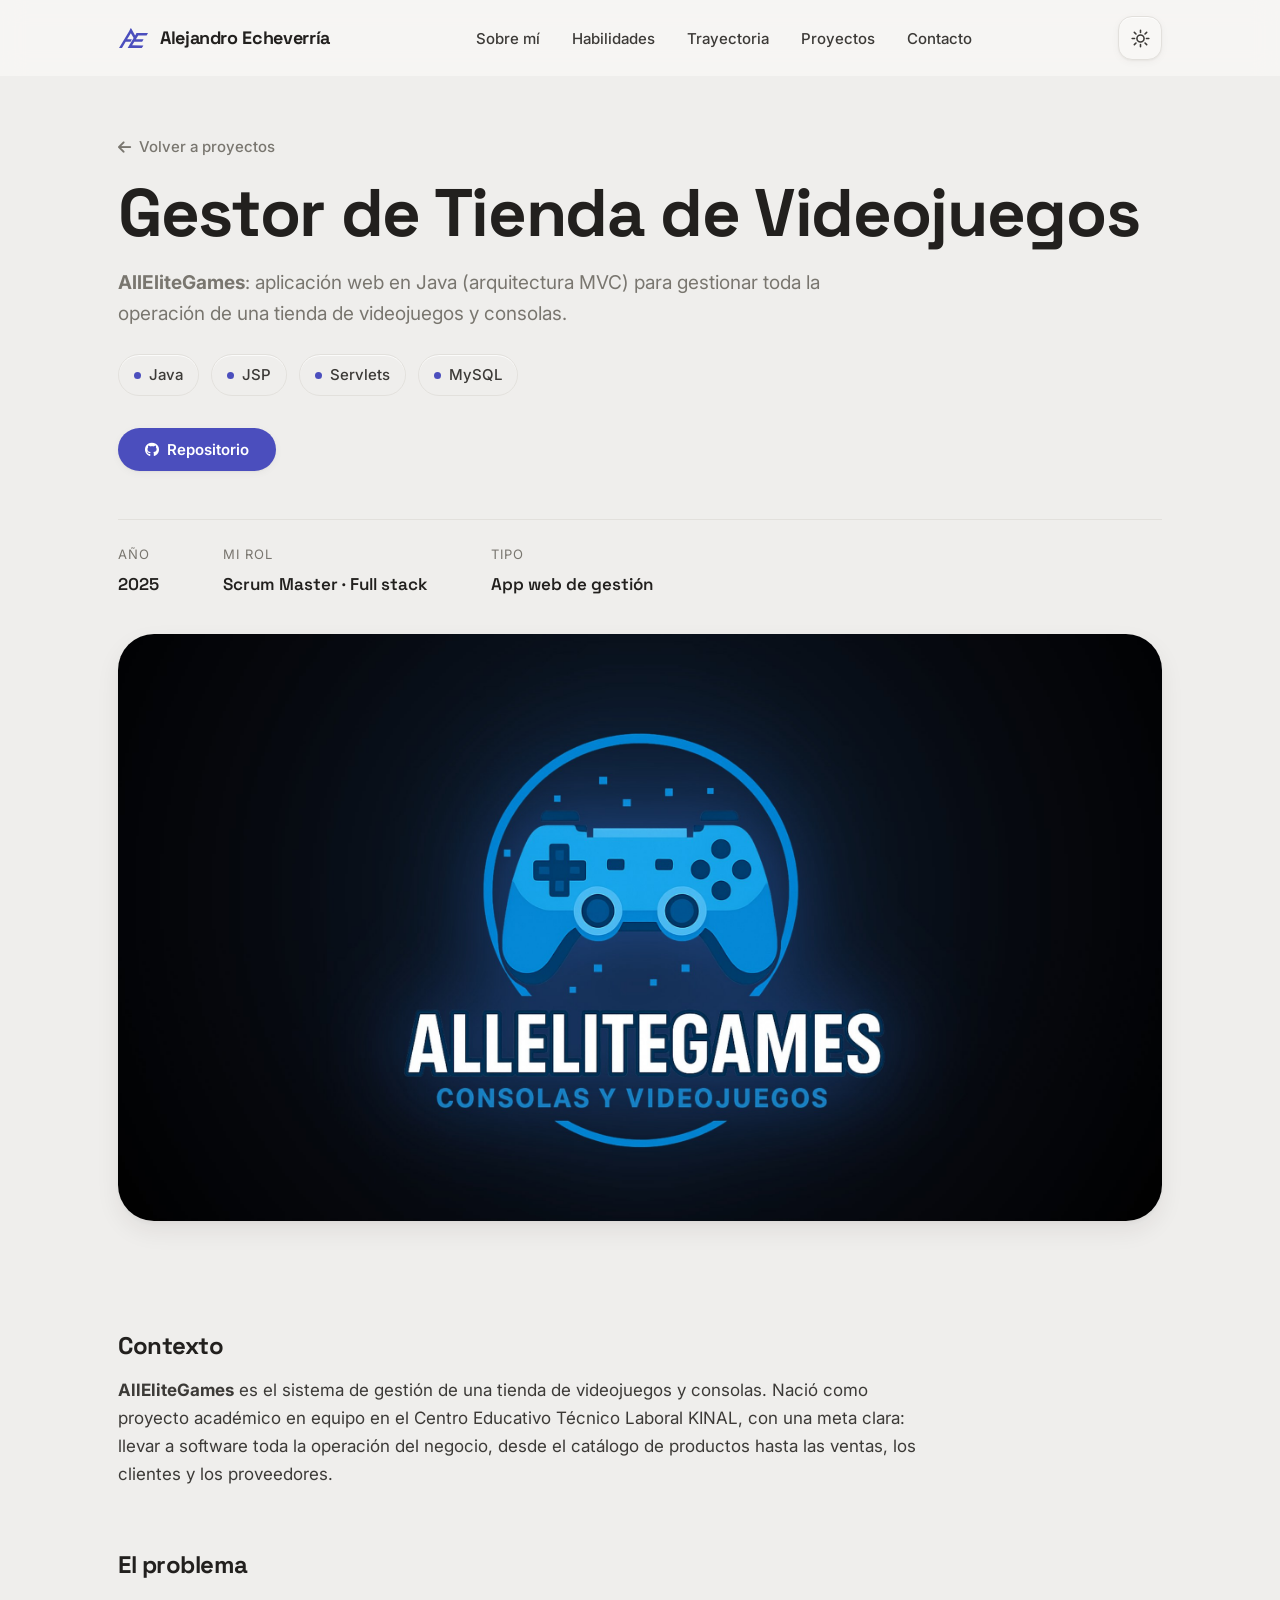
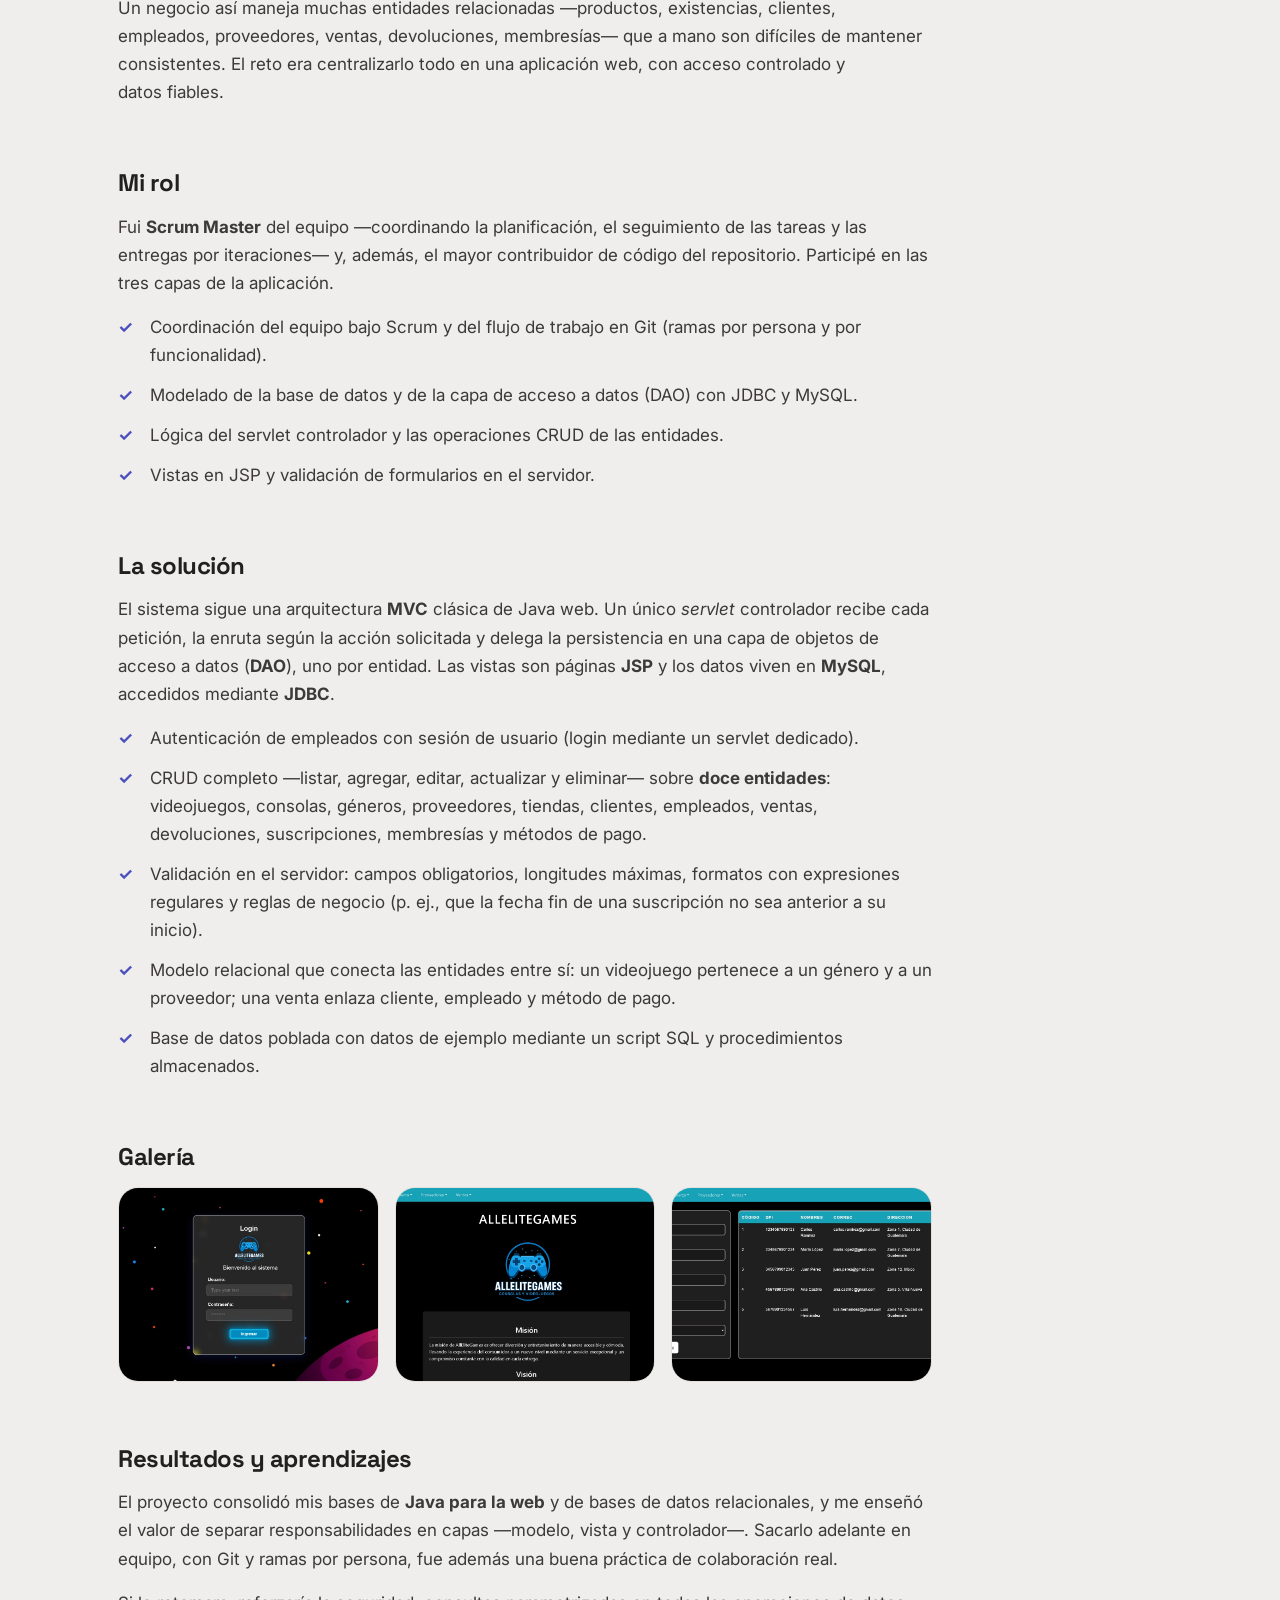
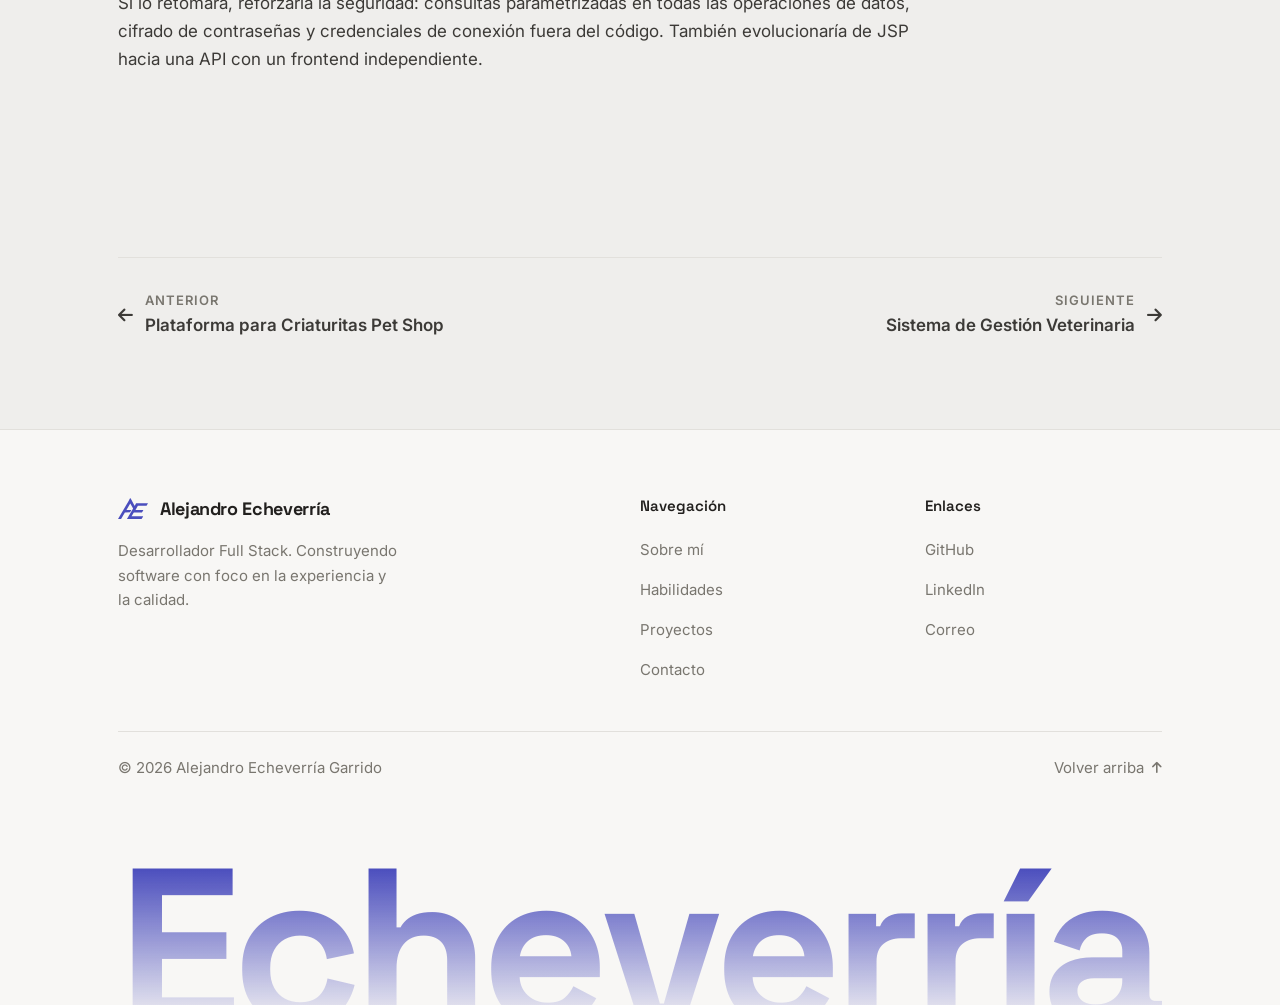
<file: proyectos/gestor-tienda-videojuegos.html>
<!DOCTYPE html>
<html lang="es">
<head>
  <meta charset="UTF-8">
  <meta name="viewport" content="width=device-width, initial-scale=1.0">

  <title>Gestor de Tienda de Videojuegos — Alejandro Echeverría</title>
  <meta name="description" content="Caso de estudio: AllEliteGames, sistema web de gestión para una tienda de videojuegos, desarrollado en Java (Servlets y JSP) con MySQL bajo una arquitectura MVC.">

  <meta property="og:type" content="article">
  <meta property="og:title" content="Gestor de Tienda de Videojuegos — Alejandro Echeverría">
  <meta property="og:description" content="Caso de estudio: AllEliteGames, gestión integral de una tienda de videojuegos en Java (MVC) con MySQL.">
  <meta property="og:image" content="https://aleeche.github.io/PortafolioWebDeveloper/assets/img/projects/gestor-hero.jpg">

  <link rel="icon" href="../assets/favicon/favicon-32.png" sizes="32x32" type="image/png">
  <link rel="icon" href="../assets/favicon/favicon.svg" type="image/svg+xml">
  <link rel="apple-touch-icon" href="../assets/favicon/apple-touch-icon.png">

  <script>
    document.documentElement.classList.add("js-nav");
    (function () {
      try {
        if (localStorage.getItem("ae-theme") === "dark") {
          document.documentElement.setAttribute("data-theme", "dark");
        }
      } catch (e) {}
    })();
  </script>

  <link rel="preconnect" href="https://fonts.googleapis.com">
  <link rel="preconnect" href="https://fonts.gstatic.com" crossorigin>
  <link href="https://fonts.googleapis.com/css2?family=Inter:wght@400;500;600;700&family=Space+Grotesk:wght@500;600;700&display=swap" rel="stylesheet">
  <link rel="stylesheet" href="https://cdnjs.cloudflare.com/ajax/libs/font-awesome/6.5.1/css/all.min.css">

  <link rel="stylesheet" href="../css/tokens.css">
  <link rel="stylesheet" href="../css/base.css">
  <link rel="stylesheet" href="../css/layout.css">
  <link rel="stylesheet" href="../css/components.css">
  <link rel="stylesheet" href="../css/sections.css">
  <link rel="stylesheet" href="../css/case-study.css">
</head>

<body>
  <a class="skip-link" href="#contenido">Saltar al contenido</a>

  <!-- Velo de transición entre páginas (lo controla js/modules/transition.js).
       Sin JS nunca se muestra: la clase .js-nav la añade el script del <head>. -->
  <div class="page-veil" data-page-veil aria-hidden="true"></div>

  <header class="header" data-header>
    <div class="container header__inner">
      <a class="brand" href="../index.html#inicio" aria-label="Inicio — Alejandro Echeverría">
        <span class="brand__mark" aria-hidden="true"></span>
        <span class="brand__name">Alejandro Echeverría</span>
      </a>
      <nav class="nav" data-nav aria-label="Navegación principal">
        <ul class="nav__list">
          <li><a class="nav__link" href="../index.html#sobre-mi">Sobre mí</a></li>
          <li><a class="nav__link" href="../index.html#habilidades">Habilidades</a></li>
          <li><a class="nav__link" href="../index.html#trayectoria">Trayectoria</a></li>
          <li><a class="nav__link" href="../index.html#proyectos">Proyectos</a></li>
          <li><a class="nav__link" href="../index.html#contacto">Contacto</a></li>
        </ul>
      </nav>
      <div class="header__actions">
        <button class="theme-toggle" data-theme-toggle type="button" aria-label="Cambiar entre tema claro y oscuro" aria-pressed="false">
          <svg class="icon-sun" viewBox="0 0 24 24" fill="none" stroke="currentColor" stroke-width="2" stroke-linecap="round" aria-hidden="true"><circle cx="12" cy="12" r="4.5"/><path d="M12 1.5v3M12 19.5v3M4.2 4.2l2.1 2.1M17.7 17.7l2.1 2.1M1.5 12h3M19.5 12h3M4.2 19.8l2.1-2.1M17.7 6.3l2.1-2.1"/></svg>
          <svg class="icon-moon" viewBox="0 0 24 24" fill="currentColor" aria-hidden="true"><path d="M21 12.8A9 9 0 1 1 11.2 3a7 7 0 0 0 9.8 9.8z"/></svg>
        </button>
        <button class="nav-toggle" data-nav-toggle type="button" aria-label="Abrir menú" aria-expanded="false" aria-controls="menu-principal">
          <span></span><span></span><span></span>
        </button>
      </div>
    </div>
  </header>
  <div class="nav-backdrop" data-nav-backdrop aria-hidden="true"></div>

  <main id="contenido">
    <div class="container">

      <section class="case-hero" data-reveal>
        <a class="case-back" href="../index.html#proyectos"><i class="fa-solid fa-arrow-left" aria-hidden="true"></i> Volver a proyectos</a>
        <h1 class="case-hero__title">Gestor de Tienda de Videojuegos</h1>
        <p class="case-hero__tagline"><strong>AllEliteGames</strong>: aplicación web en Java (arquitectura MVC) para gestionar toda la operación de una tienda de videojuegos y consolas.</p>

        <div class="chip-group case-tags">
          <span class="chip"><span class="chip__dot"></span>Java</span>
          <span class="chip"><span class="chip__dot"></span>JSP</span>
          <span class="chip"><span class="chip__dot"></span>Servlets</span>
          <span class="chip"><span class="chip__dot"></span>MySQL</span>
        </div>

        <div class="case-hero__actions">
          <a class="btn btn--primary" href="https://github.com/aleeche/GestorTiendaVideojuegos" target="_blank" rel="noopener noreferrer"><i class="fa-brands fa-github" aria-hidden="true"></i> Repositorio</a>
        </div>

        <div class="case-meta">
          <div class="case-meta__item">
            <div class="case-meta__label">Año</div>
            <div class="case-meta__value">2025</div>
          </div>
          <div class="case-meta__item">
            <div class="case-meta__label">Mi rol</div>
            <div class="case-meta__value">Scrum Master · Full stack</div>
          </div>
          <div class="case-meta__item">
            <div class="case-meta__label">Tipo</div>
            <div class="case-meta__value">App web de gestión</div>
          </div>
        </div>
      </section>

      <img class="case-media" data-reveal src="../assets/img/projects/gestor-hero.jpg"
        alt="Identidad de marca del proyecto AllEliteGames: logo de un mando de videojuegos con el texto «AllEliteGames — Consolas y videojuegos»." loading="lazy">

      <div class="section case-body">
        <section class="case-section" data-reveal>
          <h2 class="case-section__title">Contexto</h2>
          <p>
            <strong>AllEliteGames</strong> es el sistema de gestión de una tienda de videojuegos y
            consolas. Nació como proyecto académico en equipo en el Centro Educativo Técnico Laboral
            KINAL, con una meta clara: llevar a software toda la operación del negocio, desde el
            catálogo de productos hasta las ventas, los clientes y los proveedores.
          </p>
        </section>

        <section class="case-section" data-reveal>
          <h2 class="case-section__title">El problema</h2>
          <p>
            Un negocio así maneja muchas entidades relacionadas —productos, existencias, clientes,
            empleados, proveedores, ventas, devoluciones, membresías— que a mano son difíciles de
            mantener consistentes. El reto era centralizarlo todo en una aplicación web, con acceso
            controlado y datos fiables.
          </p>
        </section>

        <section class="case-section" data-reveal>
          <h2 class="case-section__title">Mi rol</h2>
          <p>
            Fui <strong>Scrum Master</strong> del equipo —coordinando la planificación, el seguimiento
            de las tareas y las entregas por iteraciones— y, además, el mayor contribuidor de código del
            repositorio. Participé en las tres capas de la aplicación.
          </p>
          <ul class="case-list">
            <li>Coordinación del equipo bajo Scrum y del flujo de trabajo en Git (ramas por persona y por funcionalidad).</li>
            <li>Modelado de la base de datos y de la capa de acceso a datos (DAO) con JDBC y MySQL.</li>
            <li>Lógica del servlet controlador y las operaciones CRUD de las entidades.</li>
            <li>Vistas en JSP y validación de formularios en el servidor.</li>
          </ul>
        </section>

        <section class="case-section" data-reveal>
          <h2 class="case-section__title">La solución</h2>
          <p>
            El sistema sigue una arquitectura <strong>MVC</strong> clásica de Java web. Un único
            <em>servlet</em> controlador recibe cada petición, la enruta según la acción solicitada y
            delega la persistencia en una capa de objetos de acceso a datos (<strong>DAO</strong>), uno
            por entidad. Las vistas son páginas <strong>JSP</strong> y los datos viven en
            <strong>MySQL</strong>, accedidos mediante <strong>JDBC</strong>.
          </p>
          <ul class="case-list">
            <li>Autenticación de empleados con sesión de usuario (login mediante un servlet dedicado).</li>
            <li>CRUD completo —listar, agregar, editar, actualizar y eliminar— sobre <strong>doce entidades</strong>: videojuegos, consolas, géneros, proveedores, tiendas, clientes, empleados, ventas, devoluciones, suscripciones, membresías y métodos de pago.</li>
            <li>Validación en el servidor: campos obligatorios, longitudes máximas, formatos con expresiones regulares y reglas de negocio (p. ej., que la fecha fin de una suscripción no sea anterior a su inicio).</li>
            <li>Modelo relacional que conecta las entidades entre sí: un videojuego pertenece a un género y a un proveedor; una venta enlaza cliente, empleado y método de pago.</li>
            <li>Base de datos poblada con datos de ejemplo mediante un script SQL y procedimientos almacenados.</li>
          </ul>
        </section>

        <section class="case-section" data-reveal style="max-width:none">
          <h2 class="case-section__title">Galería</h2>
          <div class="case-gallery">
            <img class="case-gallery__img" data-zoomable src="../assets/img/projects/gestor-login.jpeg"
              alt="Pantalla de inicio de sesión de AllEliteGames: logo, campos de usuario y contraseña y botón «Ingresar» sobre un fondo espacial." loading="lazy">
            <img class="case-gallery__img" data-zoomable src="../assets/img/projects/gestor-inicio.jpeg"
              alt="Página principal tras iniciar sesión, con la barra de navegación por módulos (Clientes, Empleados, Géneros, Proveedores, Ventas) y las secciones de misión y visión." loading="lazy">
            <img class="case-gallery__img" data-zoomable src="../assets/img/projects/gestor-crud.jpeg"
              alt="Módulo de gestión de clientes: formulario de alta a la izquierda y tabla de registros con acciones a la derecha." loading="lazy">
          </div>
        </section>

        <section class="case-section" data-reveal>
          <h2 class="case-section__title">Resultados y aprendizajes</h2>
          <p>
            El proyecto consolidó mis bases de <strong>Java para la web</strong> y de bases de datos
            relacionales, y me enseñó el valor de separar responsabilidades en capas —modelo, vista y
            controlador—. Sacarlo adelante en equipo, con Git y ramas por persona, fue además una buena
            práctica de colaboración real.
          </p>
          <p>
            Si lo retomara, reforzaría la seguridad: consultas parametrizadas en todas las operaciones
            de datos, cifrado de contraseñas y credenciales de conexión fuera del código. También
            evolucionaría de JSP hacia una API con un frontend independiente.
          </p>
        </section>
      </div>

      <nav class="case-nav" aria-label="Navegación entre proyectos">
        <a class="case-nav__link" href="veterinaria-criaturitas.html">
          <i class="fa-solid fa-arrow-left" aria-hidden="true"></i>
          <span><span class="dir">Anterior</span>Plataforma para Criaturitas Pet Shop</span>
        </a>
        <a class="case-nav__link case-nav__link--end" href="sistema-gestion-veterinaria.html">
          <span><span class="dir">Siguiente</span>Sistema de Gestión Veterinaria</span>
          <i class="fa-solid fa-arrow-right" aria-hidden="true"></i>
        </a>
      </nav>

    </div>
  </main>

  <footer class="footer">
    <div class="container">
      <div class="footer__grid">
        <div>
          <a class="brand" href="../index.html#inicio">
            <span class="brand__mark" aria-hidden="true"></span>
            <span class="brand__name">Alejandro Echeverría</span>
          </a>
          <p class="footer__brand-desc">Desarrollador Full Stack. Construyendo software con foco en la experiencia y la calidad.</p>
        </div>
        <div>
          <p class="footer__col-title">Navegación</p>
          <ul class="footer__links">
            <li><a href="../index.html#sobre-mi">Sobre mí</a></li>
            <li><a href="../index.html#habilidades">Habilidades</a></li>
            <li><a href="../index.html#proyectos">Proyectos</a></li>
            <li><a href="../index.html#contacto">Contacto</a></li>
          </ul>
        </div>
        <div>
          <p class="footer__col-title">Enlaces</p>
          <ul class="footer__links">
            <li><a href="https://github.com/aleeche" target="_blank" rel="noopener noreferrer">GitHub</a></li>
            <li><a href="https://www.linkedin.com/in/alejandro-echeverr%C3%ADa-garrido-2888983a5/" target="_blank" rel="noopener noreferrer">LinkedIn</a></li>
            <li><a href="mailto:alejandroecheverria826@gmail.com">Correo</a></li>
          </ul>
        </div>
      </div>
      <div class="footer__bottom">
        <span>© <span id="year">2026</span> Alejandro Echeverría Garrido</span>
        <a class="footer__to-top" href="#top">Volver arriba <i class="fa-solid fa-arrow-up" aria-hidden="true"></i></a>
      </div>

      <!-- Firma decorativa: las letras suben en cascada al entrar en pantalla
           (js/modules/signature.js). Sin JS se ve quieta y completa. -->
      <div class="footer__signature" aria-hidden="true">
        <p class="footer__signature-word" data-signature>Echeverría</p>
      </div>
    </div>
  </footer>

  <script type="module" src="../js/main.js"></script>
</body>
</html>
</file>
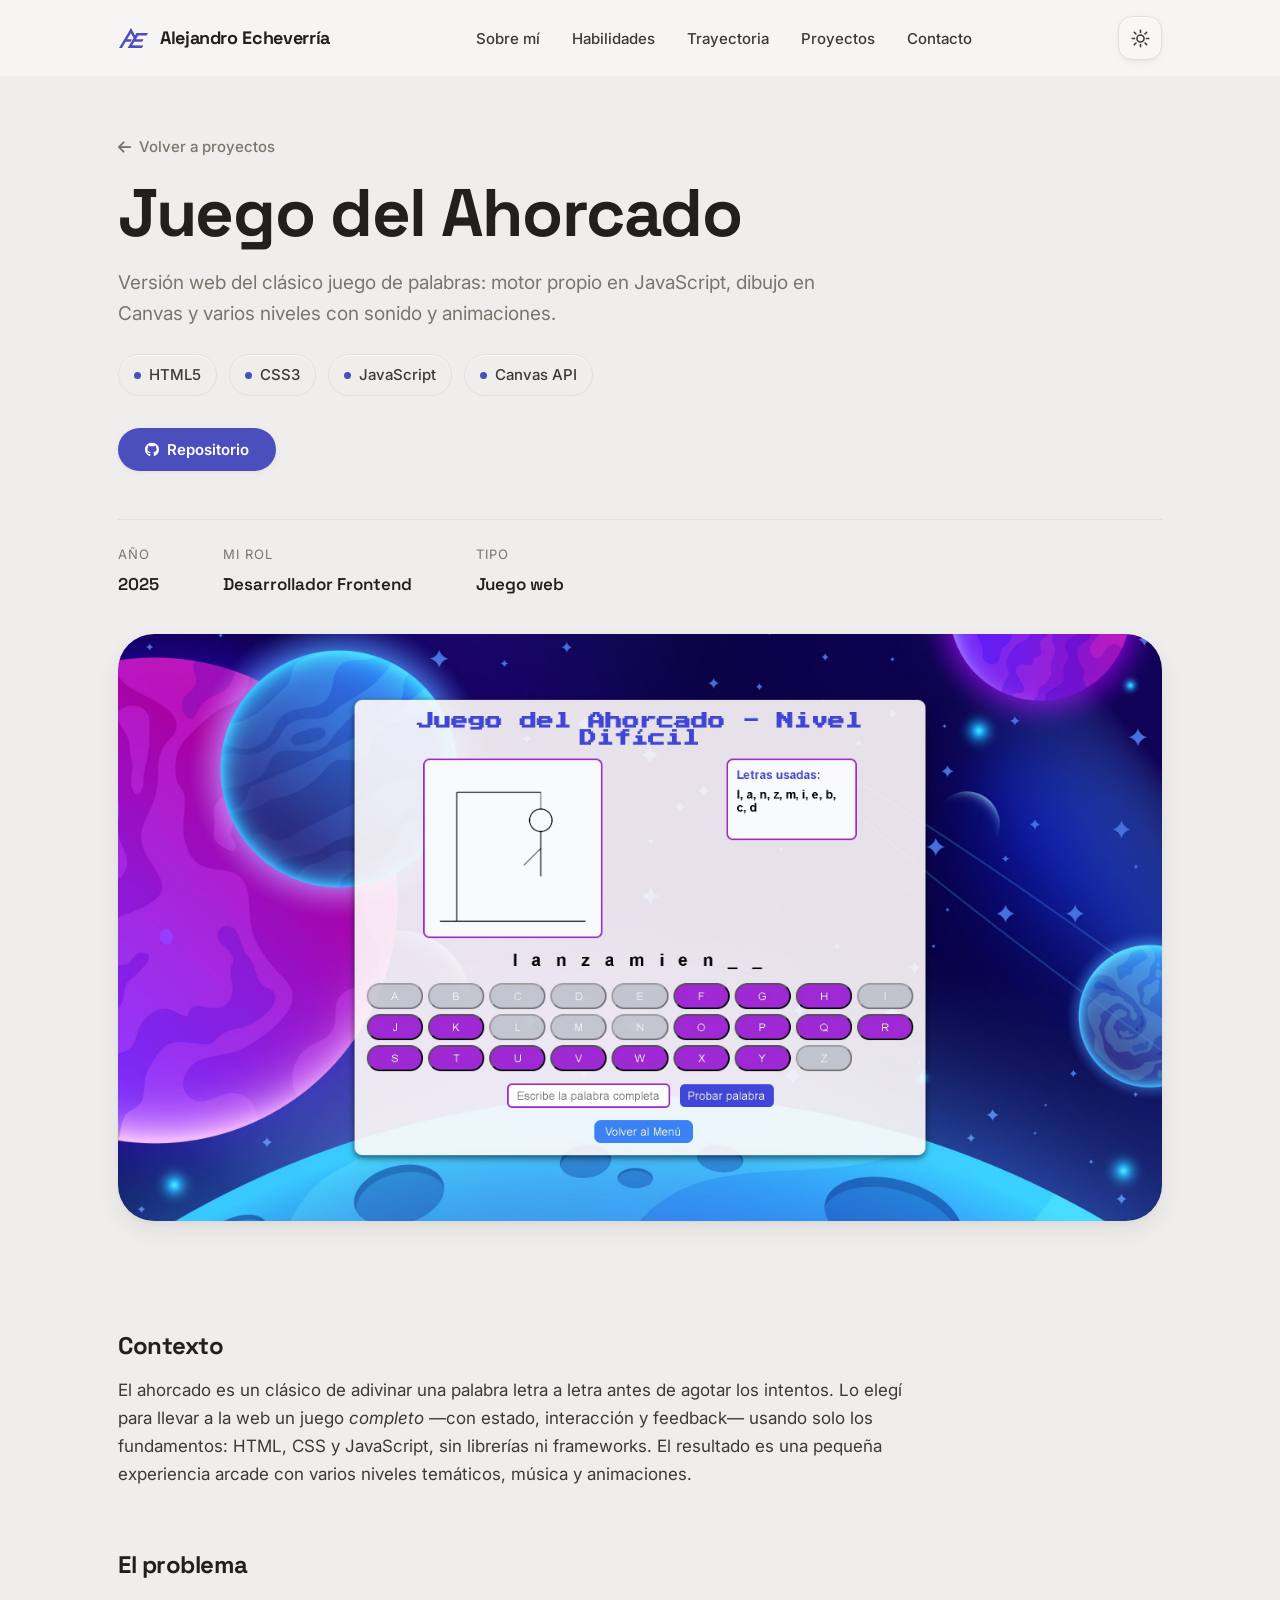
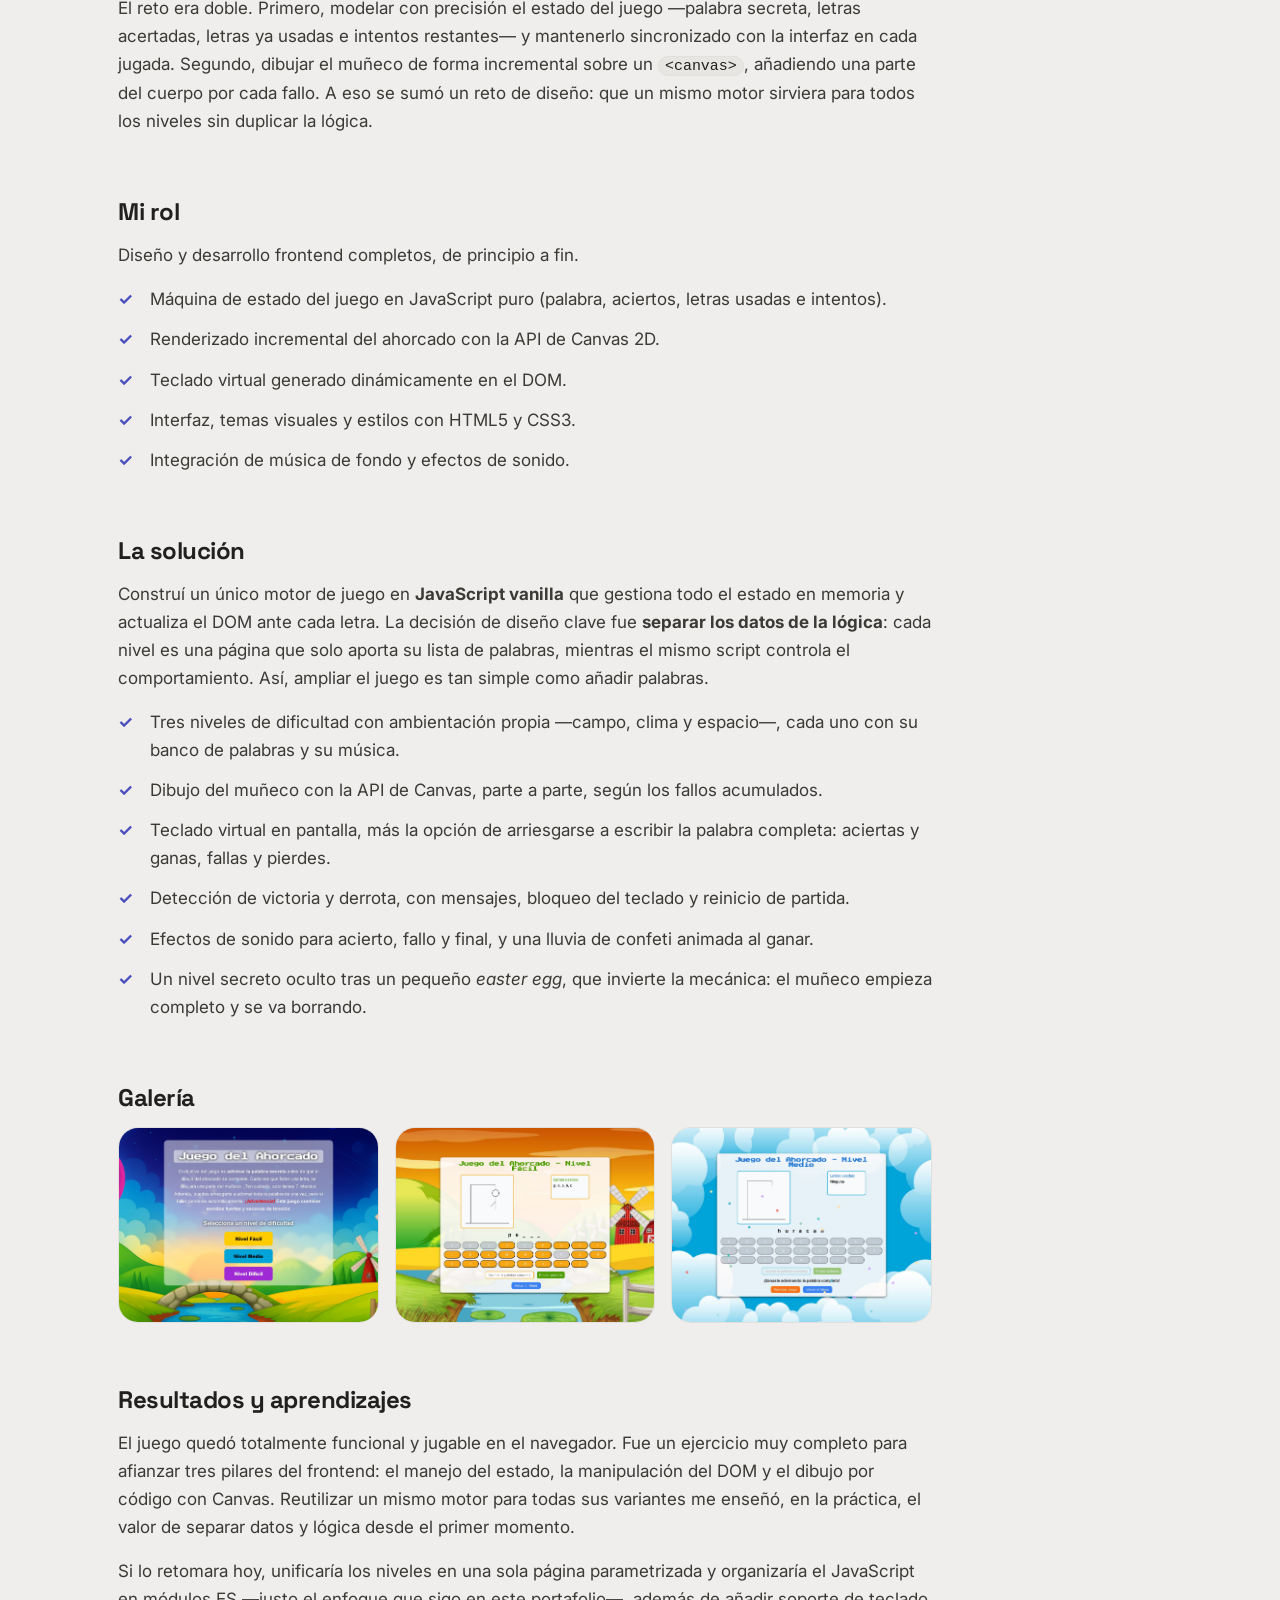
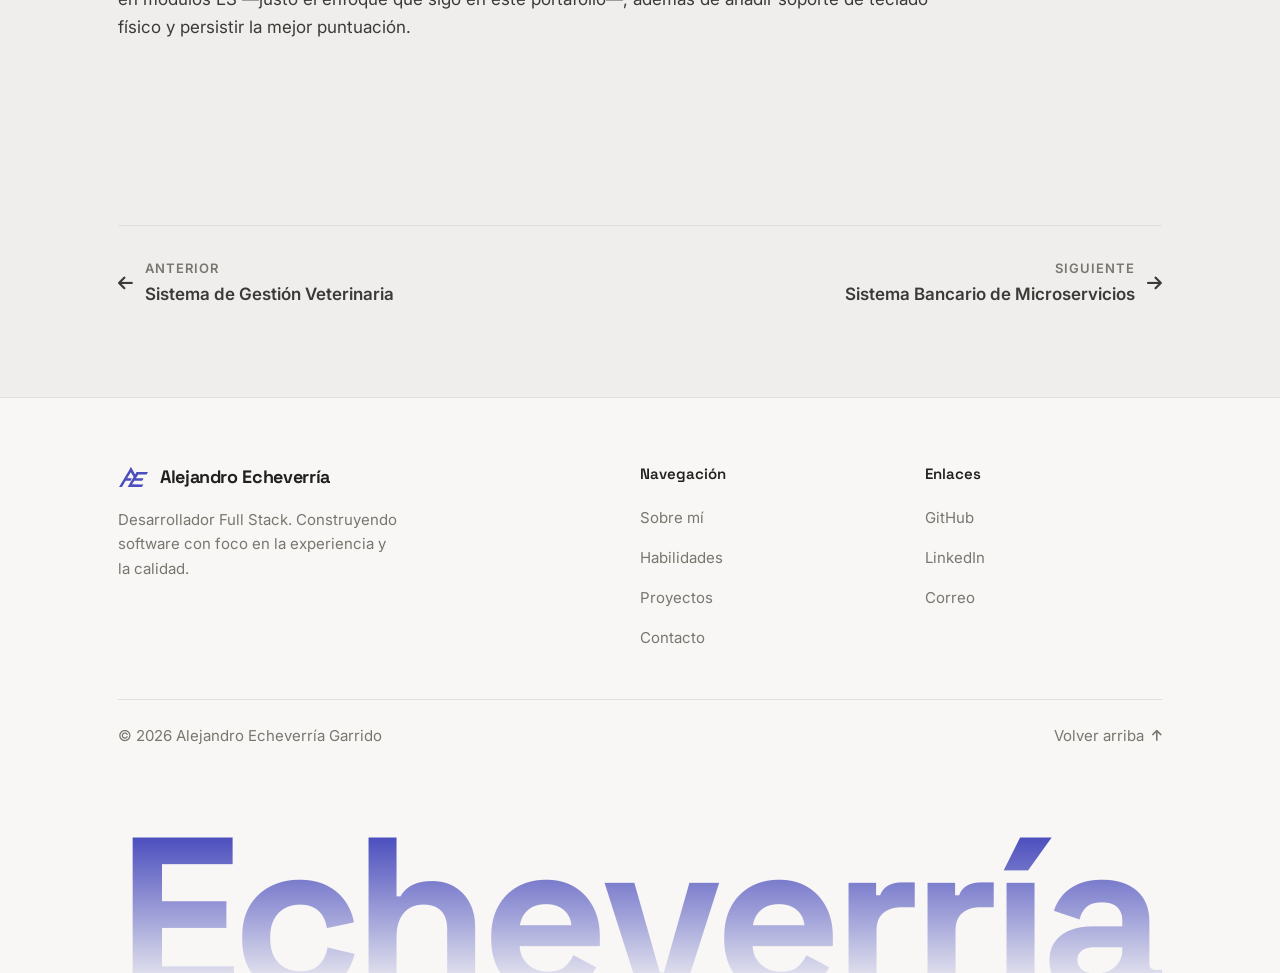
<file: proyectos/juego-del-ahorcado.html>
<!DOCTYPE html>
<html lang="es">
<head>
  <meta charset="UTF-8">
  <meta name="viewport" content="width=device-width, initial-scale=1.0">

  <title>Juego del Ahorcado — Alejandro Echeverría</title>
  <meta name="description" content="Caso de estudio: versión web del clásico juego del ahorcado, con lógica de estado e interfaz interactiva en JavaScript.">

  <meta property="og:type" content="article">
  <meta property="og:title" content="Juego del Ahorcado — Alejandro Echeverría">
  <meta property="og:description" content="Caso de estudio: juego del ahorcado en HTML, CSS y JavaScript vanilla.">
  <meta property="og:image" content="https://aleeche.github.io/PortafolioWebDeveloper/assets/img/og-image.png">

  <link rel="icon" href="../assets/favicon/favicon-32.png" sizes="32x32" type="image/png">
  <link rel="icon" href="../assets/favicon/favicon.svg" type="image/svg+xml">
  <link rel="apple-touch-icon" href="../assets/favicon/apple-touch-icon.png">

  <script>
    document.documentElement.classList.add("js-nav");
    (function () {
      try {
        if (localStorage.getItem("ae-theme") === "dark") {
          document.documentElement.setAttribute("data-theme", "dark");
        }
      } catch (e) {}
    })();
  </script>

  <link rel="preconnect" href="https://fonts.googleapis.com">
  <link rel="preconnect" href="https://fonts.gstatic.com" crossorigin>
  <link href="https://fonts.googleapis.com/css2?family=Inter:wght@400;500;600;700&family=Space+Grotesk:wght@500;600;700&display=swap" rel="stylesheet">
  <link rel="stylesheet" href="https://cdnjs.cloudflare.com/ajax/libs/font-awesome/6.5.1/css/all.min.css">

  <link rel="stylesheet" href="../css/tokens.css">
  <link rel="stylesheet" href="../css/base.css">
  <link rel="stylesheet" href="../css/layout.css">
  <link rel="stylesheet" href="../css/components.css">
  <link rel="stylesheet" href="../css/sections.css">
  <link rel="stylesheet" href="../css/case-study.css">
</head>

<body>
  <a class="skip-link" href="#contenido">Saltar al contenido</a>

  <!-- Velo de transición entre páginas (lo controla js/modules/transition.js).
       Sin JS nunca se muestra: la clase .js-nav la añade el script del <head>. -->
  <div class="page-veil" data-page-veil aria-hidden="true"></div>

  <header class="header" data-header>
    <div class="container header__inner">
      <a class="brand" href="../index.html#inicio" aria-label="Inicio — Alejandro Echeverría">
        <span class="brand__mark" aria-hidden="true"></span>
        <span class="brand__name">Alejandro Echeverría</span>
      </a>
      <nav class="nav" data-nav aria-label="Navegación principal">
        <ul class="nav__list">
          <li><a class="nav__link" href="../index.html#sobre-mi">Sobre mí</a></li>
          <li><a class="nav__link" href="../index.html#habilidades">Habilidades</a></li>
          <li><a class="nav__link" href="../index.html#trayectoria">Trayectoria</a></li>
          <li><a class="nav__link" href="../index.html#proyectos">Proyectos</a></li>
          <li><a class="nav__link" href="../index.html#contacto">Contacto</a></li>
        </ul>
      </nav>
      <div class="header__actions">
        <button class="theme-toggle" data-theme-toggle type="button" aria-label="Cambiar entre tema claro y oscuro" aria-pressed="false">
          <svg class="icon-sun" viewBox="0 0 24 24" fill="none" stroke="currentColor" stroke-width="2" stroke-linecap="round" aria-hidden="true"><circle cx="12" cy="12" r="4.5"/><path d="M12 1.5v3M12 19.5v3M4.2 4.2l2.1 2.1M17.7 17.7l2.1 2.1M1.5 12h3M19.5 12h3M4.2 19.8l2.1-2.1M17.7 6.3l2.1-2.1"/></svg>
          <svg class="icon-moon" viewBox="0 0 24 24" fill="currentColor" aria-hidden="true"><path d="M21 12.8A9 9 0 1 1 11.2 3a7 7 0 0 0 9.8 9.8z"/></svg>
        </button>
        <button class="nav-toggle" data-nav-toggle type="button" aria-label="Abrir menú" aria-expanded="false" aria-controls="menu-principal">
          <span></span><span></span><span></span>
        </button>
      </div>
    </div>
  </header>
  <div class="nav-backdrop" data-nav-backdrop aria-hidden="true"></div>

  <main id="contenido">
    <div class="container">

      <section class="case-hero" data-reveal>
        <a class="case-back" href="../index.html#proyectos"><i class="fa-solid fa-arrow-left" aria-hidden="true"></i> Volver a proyectos</a>
        <h1 class="case-hero__title">Juego del Ahorcado</h1>
        <p class="case-hero__tagline">Versión web del clásico juego de palabras: motor propio en JavaScript, dibujo en Canvas y varios niveles con sonido y animaciones.</p>

        <div class="chip-group case-tags">
          <span class="chip"><span class="chip__dot"></span>HTML5</span>
          <span class="chip"><span class="chip__dot"></span>CSS3</span>
          <span class="chip"><span class="chip__dot"></span>JavaScript</span>
          <span class="chip"><span class="chip__dot"></span>Canvas API</span>
        </div>

        <div class="case-hero__actions">
          <a class="btn btn--primary" href="https://github.com/aleeche/AhorcadoGame" target="_blank" rel="noopener noreferrer"><i class="fa-brands fa-github" aria-hidden="true"></i> Repositorio</a>
        </div>

        <div class="case-meta">
          <div class="case-meta__item">
            <div class="case-meta__label">Año</div>
            <div class="case-meta__value">2025</div>
          </div>
          <div class="case-meta__item">
            <div class="case-meta__label">Mi rol</div>
            <div class="case-meta__value">Desarrollador Frontend</div>
          </div>
          <div class="case-meta__item">
            <div class="case-meta__label">Tipo</div>
            <div class="case-meta__value">Juego web</div>
          </div>
        </div>
      </section>

      <img class="case-media" data-reveal data-zoomable src="../assets/img/projects/ahorcado-hero.jpg"
        alt="Partida del Juego del Ahorcado en el nivel difícil: el muñeco a medio dibujar, la palabra oculta y el teclado virtual en pantalla." loading="lazy">

      <div class="section case-body">
        <section class="case-section" data-reveal>
          <h2 class="case-section__title">Contexto</h2>
          <p>
            El ahorcado es un clásico de adivinar una palabra letra a letra antes de agotar los
            intentos. Lo elegí para llevar a la web un juego <em>completo</em> —con estado, interacción
            y feedback— usando solo los fundamentos: HTML, CSS y JavaScript, sin librerías ni frameworks.
            El resultado es una pequeña experiencia arcade con varios niveles temáticos, música y
            animaciones.
          </p>
        </section>

        <section class="case-section" data-reveal>
          <h2 class="case-section__title">El problema</h2>
          <p>
            El reto era doble. Primero, modelar con precisión el estado del juego —palabra secreta,
            letras acertadas, letras ya usadas e intentos restantes— y mantenerlo sincronizado con la
            interfaz en cada jugada. Segundo, dibujar el muñeco de forma incremental sobre un
            <code>&lt;canvas&gt;</code>, añadiendo una parte del cuerpo por cada fallo. A eso se sumó un
            reto de diseño: que un mismo motor sirviera para todos los niveles sin duplicar la lógica.
          </p>
        </section>

        <section class="case-section" data-reveal>
          <h2 class="case-section__title">Mi rol</h2>
          <p>Diseño y desarrollo frontend completos, de principio a fin.</p>
          <ul class="case-list">
            <li>Máquina de estado del juego en JavaScript puro (palabra, aciertos, letras usadas e intentos).</li>
            <li>Renderizado incremental del ahorcado con la API de Canvas 2D.</li>
            <li>Teclado virtual generado dinámicamente en el DOM.</li>
            <li>Interfaz, temas visuales y estilos con HTML5 y CSS3.</li>
            <li>Integración de música de fondo y efectos de sonido.</li>
          </ul>
        </section>

        <section class="case-section" data-reveal>
          <h2 class="case-section__title">La solución</h2>
          <p>
            Construí un único motor de juego en <strong>JavaScript vanilla</strong> que gestiona todo el
            estado en memoria y actualiza el DOM ante cada letra. La decisión de diseño clave fue
            <strong>separar los datos de la lógica</strong>: cada nivel es una página que solo aporta su
            lista de palabras, mientras el mismo script controla el comportamiento. Así, ampliar el juego
            es tan simple como añadir palabras.
          </p>
          <ul class="case-list">
            <li>Tres niveles de dificultad con ambientación propia —campo, clima y espacio—, cada uno con su banco de palabras y su música.</li>
            <li>Dibujo del muñeco con la API de Canvas, parte a parte, según los fallos acumulados.</li>
            <li>Teclado virtual en pantalla, más la opción de arriesgarse a escribir la palabra completa: aciertas y ganas, fallas y pierdes.</li>
            <li>Detección de victoria y derrota, con mensajes, bloqueo del teclado y reinicio de partida.</li>
            <li>Efectos de sonido para acierto, fallo y final, y una lluvia de confeti animada al ganar.</li>
            <li>Un nivel secreto oculto tras un pequeño <em>easter egg</em>, que invierte la mecánica: el muñeco empieza completo y se va borrando.</li>
          </ul>
        </section>

        <section class="case-section" data-reveal style="max-width:none">
          <h2 class="case-section__title">Galería</h2>
          <div class="case-gallery">
            <img class="case-gallery__img" data-zoomable src="../assets/img/projects/ahorcado-menu.jpg"
              alt="Menú principal del Juego del Ahorcado con la selección de nivel de dificultad." loading="lazy">
            <img class="case-gallery__img" data-zoomable src="../assets/img/projects/ahorcado-partida.jpg"
              alt="Partida en curso en el nivel fácil, con el muñeco a medio dibujar y las letras ya usadas." loading="lazy">
            <img class="case-gallery__img" data-zoomable src="../assets/img/projects/ahorcado-victoria.jpg"
              alt="Pantalla de victoria con la palabra revelada y la lluvia de confeti." loading="lazy">
          </div>
        </section>

        <section class="case-section" data-reveal>
          <h2 class="case-section__title">Resultados y aprendizajes</h2>
          <p>
            El juego quedó totalmente funcional y jugable en el navegador. Fue un ejercicio muy completo
            para afianzar tres pilares del frontend: el manejo del estado, la manipulación del DOM y el
            dibujo por código con Canvas. Reutilizar un mismo motor para todas sus variantes me enseñó,
            en la práctica, el valor de separar datos y lógica desde el primer momento.
          </p>
          <p>
            Si lo retomara hoy, unificaría los niveles en una sola página parametrizada y organizaría el
            JavaScript en módulos ES —justo el enfoque que sigo en este portafolio—, además de añadir
            soporte de teclado físico y persistir la mejor puntuación.
          </p>
        </section>
      </div>

      <nav class="case-nav" aria-label="Navegación entre proyectos">
        <a class="case-nav__link" href="sistema-gestion-veterinaria.html">
          <i class="fa-solid fa-arrow-left" aria-hidden="true"></i>
          <span><span class="dir">Anterior</span>Sistema de Gestión Veterinaria</span>
        </a>
        <a class="case-nav__link case-nav__link--end" href="sistema-bancario-multiservicio.html">
          <span><span class="dir">Siguiente</span>Sistema Bancario de Microservicios</span>
          <i class="fa-solid fa-arrow-right" aria-hidden="true"></i>
        </a>
      </nav>

    </div>
  </main>

  <footer class="footer">
    <div class="container">
      <div class="footer__grid">
        <div>
          <a class="brand" href="../index.html#inicio">
            <span class="brand__mark" aria-hidden="true"></span>
            <span class="brand__name">Alejandro Echeverría</span>
          </a>
          <p class="footer__brand-desc">Desarrollador Full Stack. Construyendo software con foco en la experiencia y la calidad.</p>
        </div>
        <div>
          <p class="footer__col-title">Navegación</p>
          <ul class="footer__links">
            <li><a href="../index.html#sobre-mi">Sobre mí</a></li>
            <li><a href="../index.html#habilidades">Habilidades</a></li>
            <li><a href="../index.html#proyectos">Proyectos</a></li>
            <li><a href="../index.html#contacto">Contacto</a></li>
          </ul>
        </div>
        <div>
          <p class="footer__col-title">Enlaces</p>
          <ul class="footer__links">
            <li><a href="https://github.com/aleeche" target="_blank" rel="noopener noreferrer">GitHub</a></li>
            <li><a href="https://www.linkedin.com/in/alejandro-echeverr%C3%ADa-garrido-2888983a5/" target="_blank" rel="noopener noreferrer">LinkedIn</a></li>
            <li><a href="mailto:alejandroecheverria826@gmail.com">Correo</a></li>
          </ul>
        </div>
      </div>
      <div class="footer__bottom">
        <span>© <span id="year">2026</span> Alejandro Echeverría Garrido</span>
        <a class="footer__to-top" href="#top">Volver arriba <i class="fa-solid fa-arrow-up" aria-hidden="true"></i></a>
      </div>

      <!-- Firma decorativa: las letras suben en cascada al entrar en pantalla
           (js/modules/signature.js). Sin JS se ve quieta y completa. -->
      <div class="footer__signature" aria-hidden="true">
        <p class="footer__signature-word" data-signature>Echeverría</p>
      </div>
    </div>
  </footer>

  <script type="module" src="../js/main.js"></script>
</body>
</html>
</file>
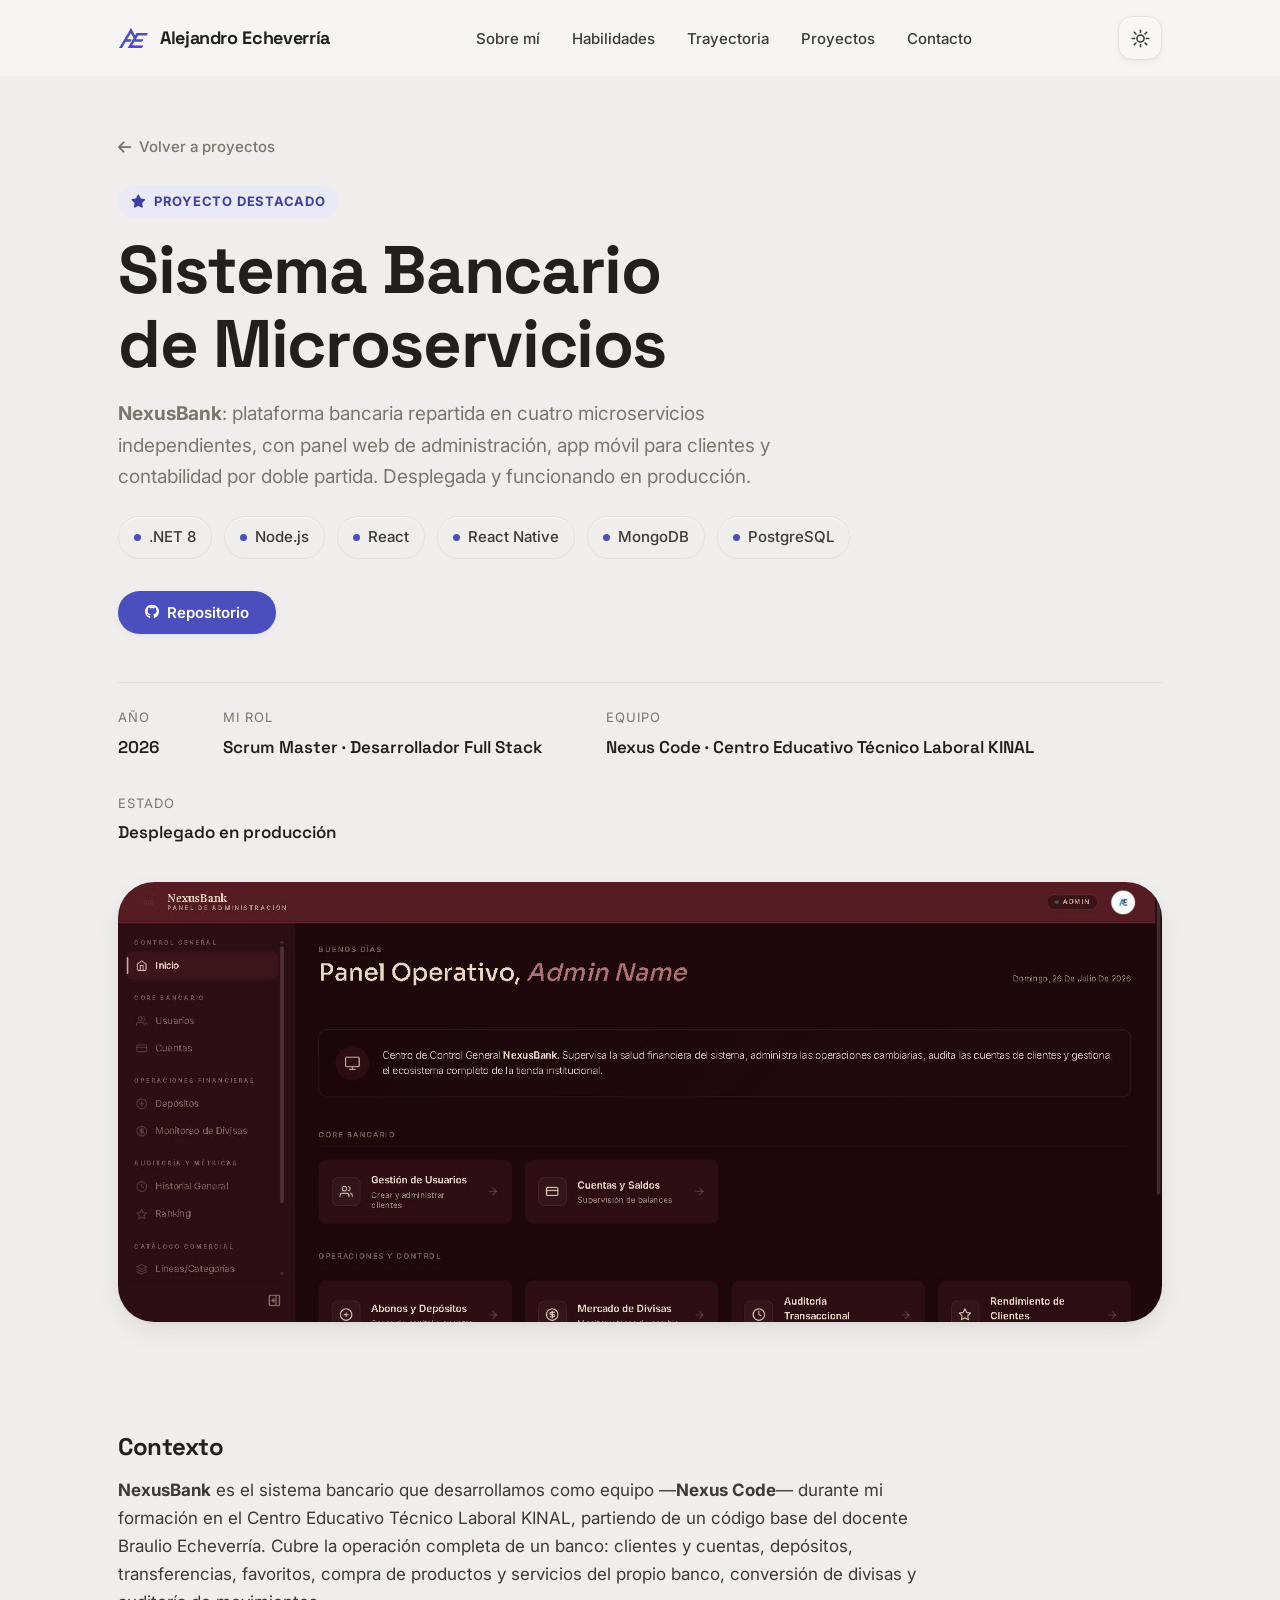
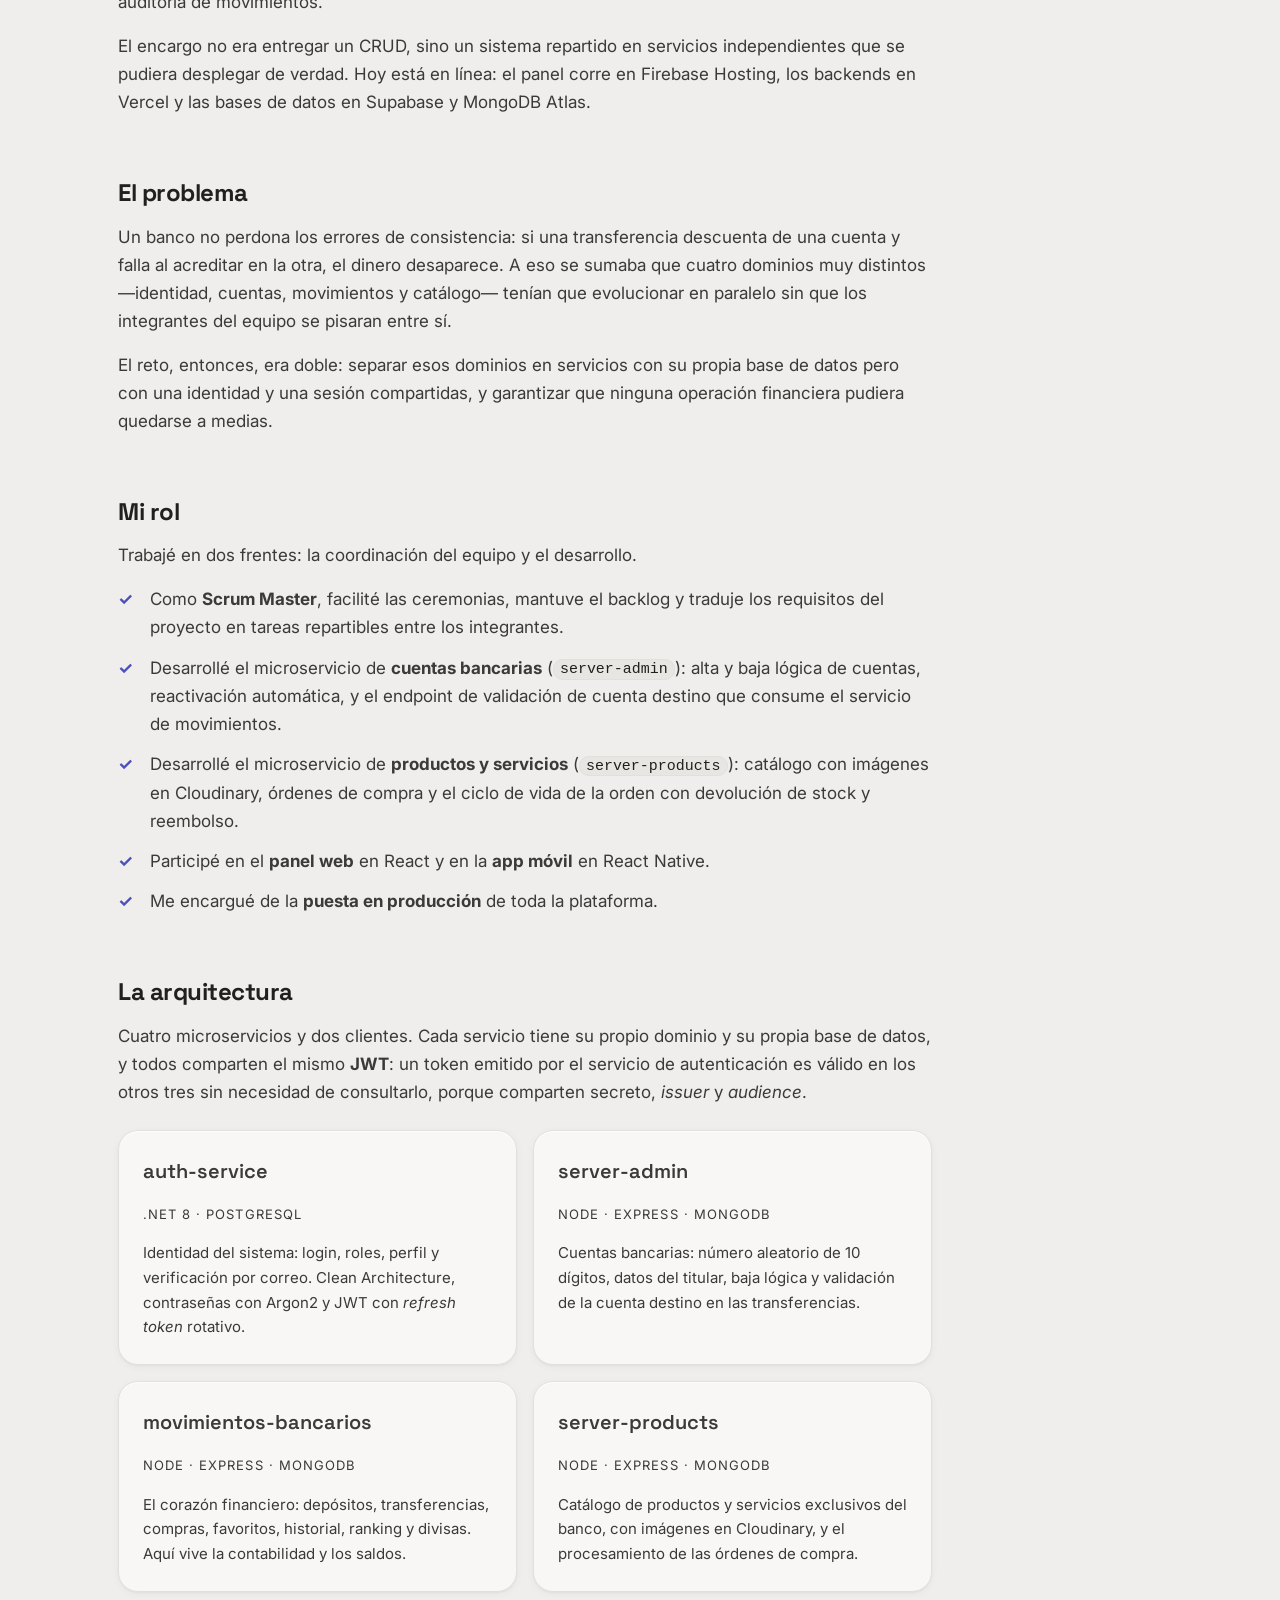
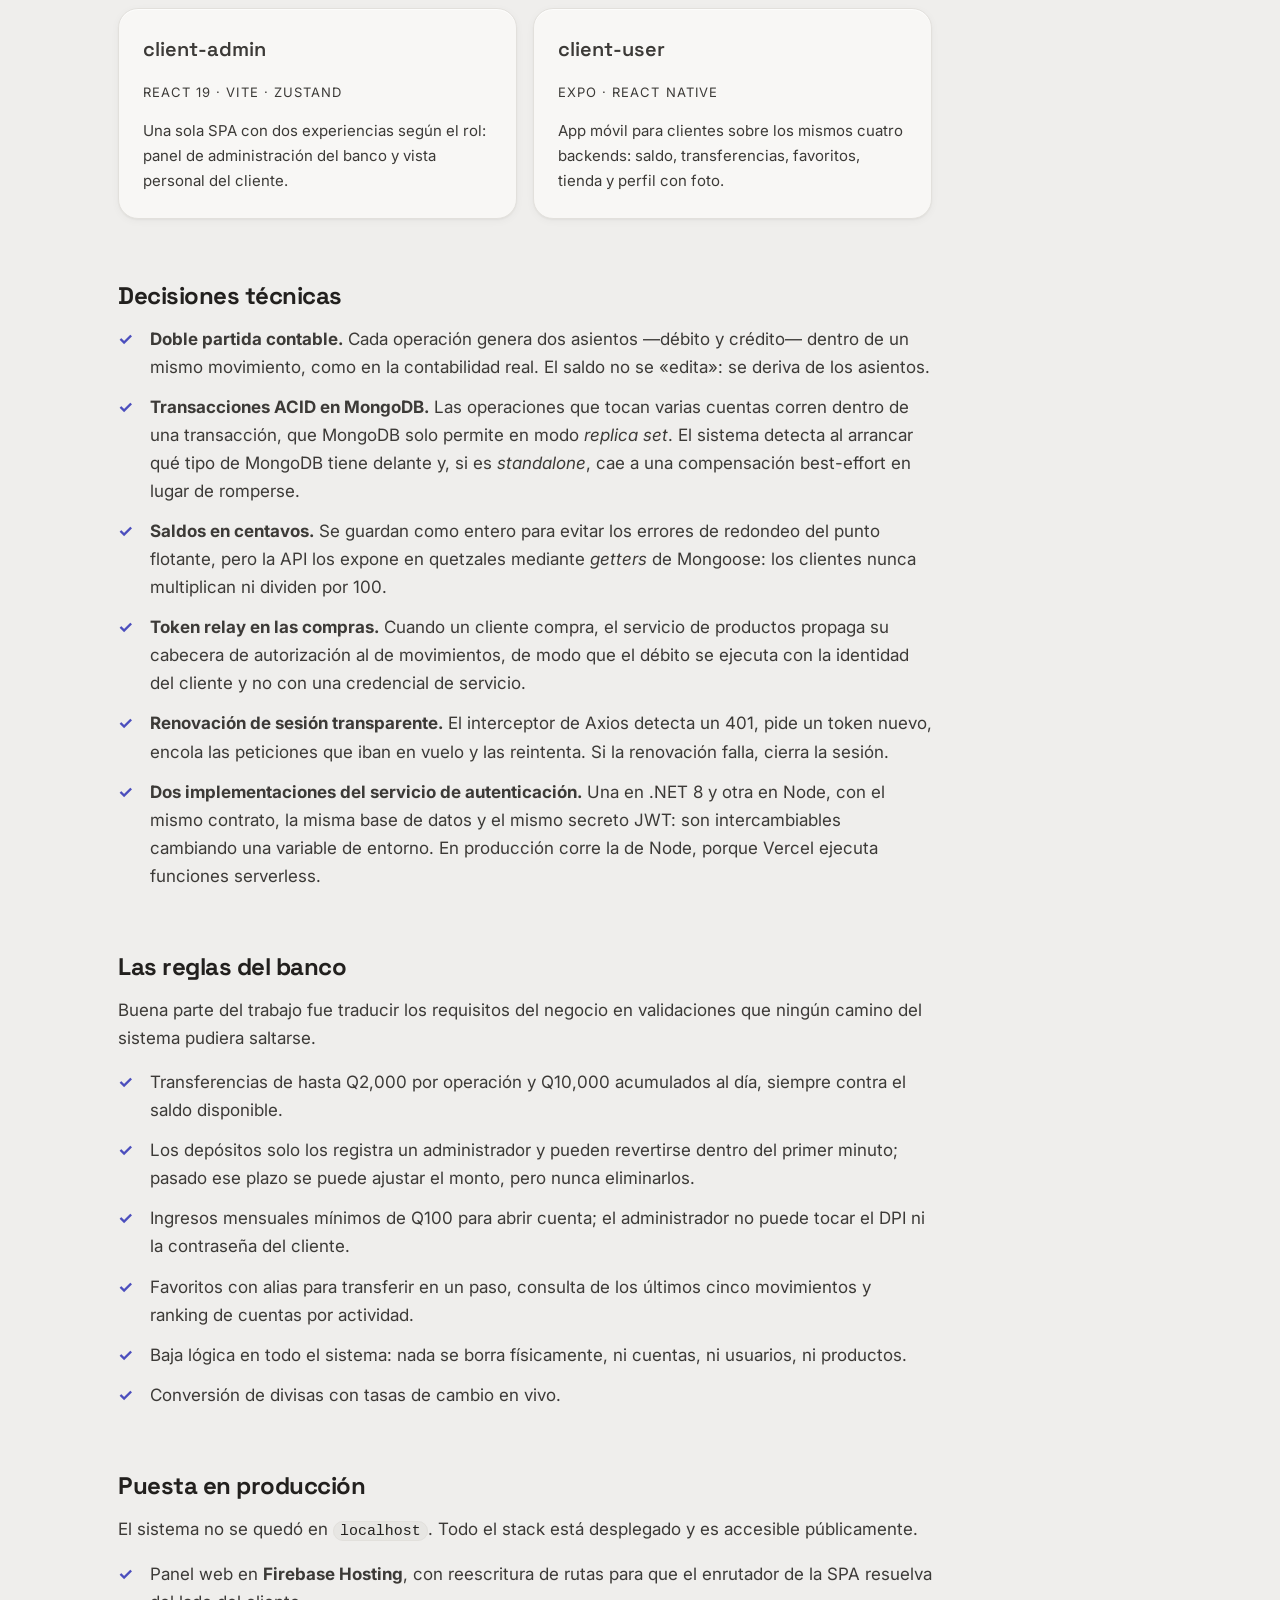
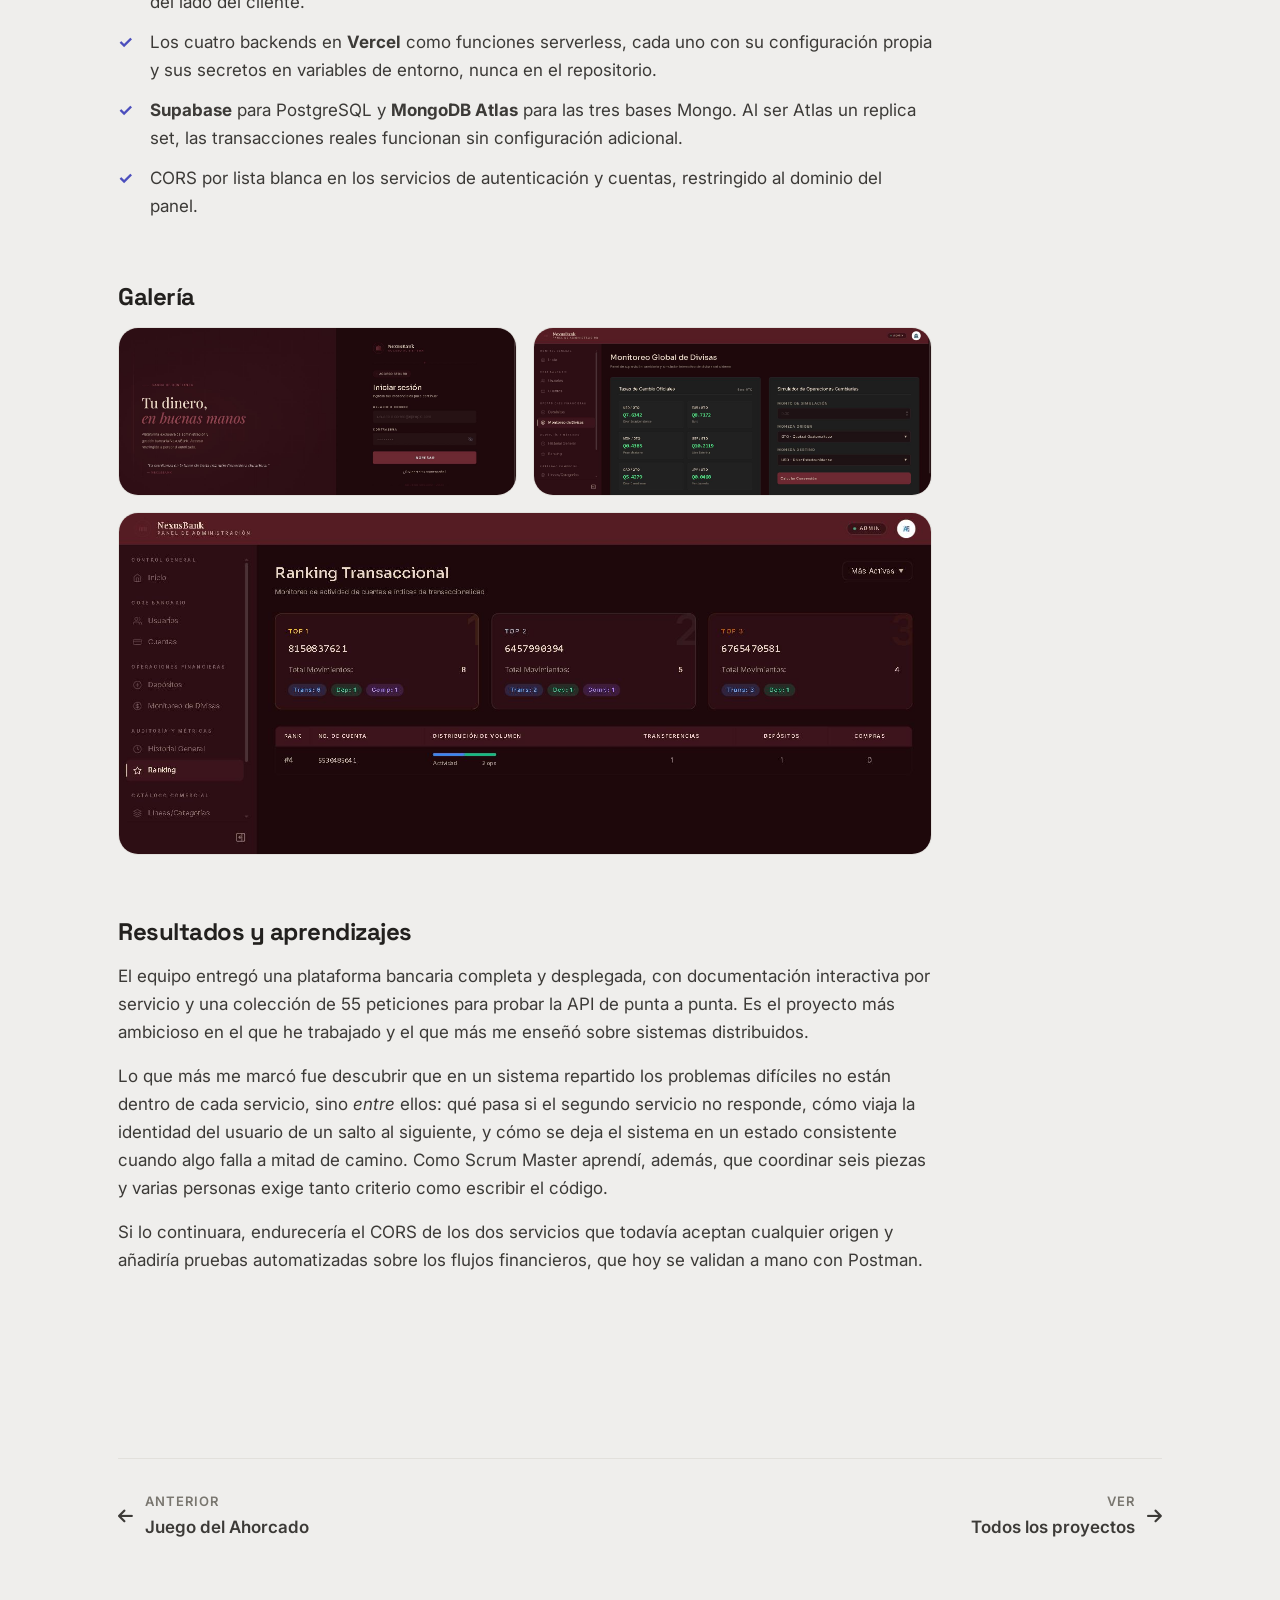
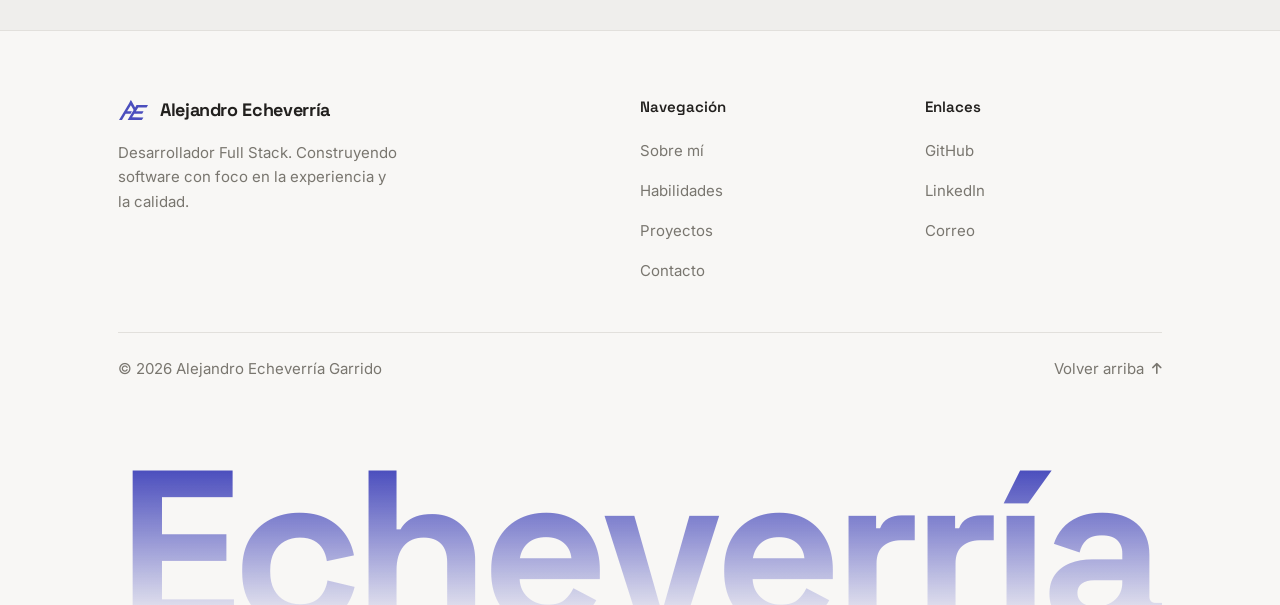
<file: proyectos/sistema-bancario-multiservicio.html>
<!DOCTYPE html>
<html lang="es">
<head>
  <meta charset="UTF-8">
  <meta name="viewport" content="width=device-width, initial-scale=1.0">

  <title>NexusBank — Sistema Bancario de Microservicios — Alejandro Echeverría</title>
  <meta name="description" content="Caso de estudio: NexusBank, plataforma bancaria sobre cuatro microservicios (.NET 8 y Node.js), panel web en React y app móvil en React Native. Desplegada en producción.">

  <meta property="og:type" content="article">
  <meta property="og:title" content="NexusBank — Sistema Bancario de Microservicios">
  <meta property="og:description" content="Cuatro microservicios con JWT compartido, contabilidad por doble partida y transacciones ACID. Panel en React, app móvil en React Native, desplegado en Firebase y Vercel.">
  <meta property="og:image" content="https://aleeche.github.io/PortafolioWebDeveloper/assets/img/og-image.png">

  <link rel="icon" href="../assets/favicon/favicon-32.png" sizes="32x32" type="image/png">
  <link rel="icon" href="../assets/favicon/favicon.svg" type="image/svg+xml">
  <link rel="apple-touch-icon" href="../assets/favicon/apple-touch-icon.png">

  <script>
    document.documentElement.classList.add("js-nav");
    (function () {
      try {
        if (localStorage.getItem("ae-theme") === "dark") {
          document.documentElement.setAttribute("data-theme", "dark");
        }
      } catch (e) {}
    })();
  </script>

  <link rel="preconnect" href="https://fonts.googleapis.com">
  <link rel="preconnect" href="https://fonts.gstatic.com" crossorigin>
  <link href="https://fonts.googleapis.com/css2?family=Inter:wght@400;500;600;700&family=Space+Grotesk:wght@500;600;700&display=swap" rel="stylesheet">
  <link rel="stylesheet" href="https://cdnjs.cloudflare.com/ajax/libs/font-awesome/6.5.1/css/all.min.css">

  <link rel="stylesheet" href="../css/tokens.css">
  <link rel="stylesheet" href="../css/base.css">
  <link rel="stylesheet" href="../css/layout.css">
  <link rel="stylesheet" href="../css/components.css">
  <link rel="stylesheet" href="../css/sections.css">
  <link rel="stylesheet" href="../css/case-study.css">
</head>

<body>
  <a class="skip-link" href="#contenido">Saltar al contenido</a>

  <!-- Velo de transición entre páginas (lo controla js/modules/transition.js).
       Sin JS nunca se muestra: la clase .js-nav la añade el script del <head>. -->
  <div class="page-veil" data-page-veil aria-hidden="true"></div>

  <!-- HEADER -->
  <header class="header" data-header>
    <div class="container header__inner">
      <a class="brand" href="../index.html#inicio" aria-label="Inicio — Alejandro Echeverría">
        <span class="brand__mark" aria-hidden="true"></span>
        <span class="brand__name">Alejandro Echeverría</span>
      </a>

      <nav class="nav" data-nav aria-label="Navegación principal">
        <ul class="nav__list">
          <li><a class="nav__link" href="../index.html#sobre-mi">Sobre mí</a></li>
          <li><a class="nav__link" href="../index.html#habilidades">Habilidades</a></li>
          <li><a class="nav__link" href="../index.html#trayectoria">Trayectoria</a></li>
          <li><a class="nav__link" href="../index.html#proyectos">Proyectos</a></li>
          <li><a class="nav__link" href="../index.html#contacto">Contacto</a></li>
        </ul>
      </nav>

      <div class="header__actions">
        <button class="theme-toggle" data-theme-toggle type="button" aria-label="Cambiar entre tema claro y oscuro" aria-pressed="false">
          <svg class="icon-sun" viewBox="0 0 24 24" fill="none" stroke="currentColor" stroke-width="2" stroke-linecap="round" aria-hidden="true"><circle cx="12" cy="12" r="4.5"/><path d="M12 1.5v3M12 19.5v3M4.2 4.2l2.1 2.1M17.7 17.7l2.1 2.1M1.5 12h3M19.5 12h3M4.2 19.8l2.1-2.1M17.7 6.3l2.1-2.1"/></svg>
          <svg class="icon-moon" viewBox="0 0 24 24" fill="currentColor" aria-hidden="true"><path d="M21 12.8A9 9 0 1 1 11.2 3a7 7 0 0 0 9.8 9.8z"/></svg>
        </button>
        <button class="nav-toggle" data-nav-toggle type="button" aria-label="Abrir menú" aria-expanded="false" aria-controls="menu-principal">
          <span></span><span></span><span></span>
        </button>
      </div>
    </div>
  </header>
  <div class="nav-backdrop" data-nav-backdrop aria-hidden="true"></div>

  <main id="contenido">
    <div class="container">

      <!-- CABECERA DEL PROYECTO -->
      <section class="case-hero" data-reveal>
        <a class="case-back" href="../index.html#proyectos"><i class="fa-solid fa-arrow-left" aria-hidden="true"></i> Volver a proyectos</a>
        <!-- En su propia línea: el enlace de volver siempre queda solo arriba. -->
        <div class="case-hero__badge">
          <span class="badge"><i class="fa-solid fa-star" aria-hidden="true"></i> Proyecto destacado</span>
        </div>
        <h1 class="case-hero__title">Sistema Bancario de Microservicios</h1>
        <p class="case-hero__tagline">
          <strong>NexusBank</strong>: plataforma bancaria repartida en cuatro microservicios independientes,
          con panel web de administración, app móvil para clientes y contabilidad por doble partida.
          Desplegada y funcionando en producción.
        </p>

        <div class="chip-group case-tags">
          <span class="chip"><span class="chip__dot"></span>.NET 8</span>
          <span class="chip"><span class="chip__dot"></span>Node.js</span>
          <span class="chip"><span class="chip__dot"></span>React</span>
          <span class="chip"><span class="chip__dot"></span>React Native</span>
          <span class="chip"><span class="chip__dot"></span>MongoDB</span>
          <span class="chip"><span class="chip__dot"></span>PostgreSQL</span>
        </div>

        <div class="case-hero__actions">
          <a class="btn btn--primary" href="https://github.com/NexusCodeKin/Sistema-Bancario" target="_blank" rel="noopener noreferrer"><i class="fa-brands fa-github" aria-hidden="true"></i> Repositorio</a>
        </div>

        <div class="case-meta">
          <div class="case-meta__item">
            <div class="case-meta__label">Año</div>
            <div class="case-meta__value">2026</div>
          </div>
          <div class="case-meta__item">
            <div class="case-meta__label">Mi rol</div>
            <div class="case-meta__value">Scrum Master · Desarrollador Full Stack</div>
          </div>
          <div class="case-meta__item">
            <div class="case-meta__label">Equipo</div>
            <div class="case-meta__value">Nexus Code · Centro Educativo Técnico Laboral KINAL</div>
          </div>
          <div class="case-meta__item">
            <div class="case-meta__label">Estado</div>
            <div class="case-meta__value">Desplegado en producción</div>
          </div>
        </div>
      </section>

      <!-- IMAGEN PRINCIPAL -->
      <img class="case-media case-media--fit" data-reveal data-zoomable src="../assets/img/projects/bancario-hero.jpg"
        alt="Panel operativo de NexusBank: barra lateral con los módulos del banco y tarjetas de acceso a gestión de usuarios, cuentas, depósitos, divisas, auditoría y ranking." loading="lazy">

      <!-- CUERPO -->
      <div class="section case-body">
        <section class="case-section" data-reveal>
          <h2 class="case-section__title">Contexto</h2>
          <p>
            <strong>NexusBank</strong> es el sistema bancario que desarrollamos como equipo
            —<strong>Nexus Code</strong>— durante mi formación en el Centro Educativo Técnico Laboral
            KINAL, partiendo de un
            código base del docente Braulio Echeverría. Cubre la operación completa de un banco:
            clientes y cuentas, depósitos, transferencias, favoritos, compra de productos y servicios
            del propio banco, conversión de divisas y auditoría de movimientos.
          </p>
          <p>
            El encargo no era entregar un CRUD, sino un sistema repartido en servicios independientes
            que se pudiera desplegar de verdad. Hoy está en línea: el panel corre en Firebase Hosting,
            los backends en Vercel y las bases de datos en Supabase y MongoDB Atlas.
          </p>
        </section>

        <section class="case-section" data-reveal>
          <h2 class="case-section__title">El problema</h2>
          <p>
            Un banco no perdona los errores de consistencia: si una transferencia descuenta de una
            cuenta y falla al acreditar en la otra, el dinero desaparece. A eso se sumaba que cuatro
            dominios muy distintos —identidad, cuentas, movimientos y catálogo— tenían que evolucionar
            en paralelo sin que los integrantes del equipo se pisaran entre sí.
          </p>
          <p>
            El reto, entonces, era doble: separar esos dominios en servicios con su propia base de
            datos pero con una identidad y una sesión compartidas, y garantizar que ninguna operación
            financiera pudiera quedarse a medias.
          </p>
        </section>

        <section class="case-section" data-reveal>
          <h2 class="case-section__title">Mi rol</h2>
          <p>Trabajé en dos frentes: la coordinación del equipo y el desarrollo.</p>
          <ul class="case-list">
            <li>Como <strong>Scrum Master</strong>, facilité las ceremonias, mantuve el backlog y traduje los requisitos del proyecto en tareas repartibles entre los integrantes.</li>
            <li>Desarrollé el microservicio de <strong>cuentas bancarias</strong> (<code>server-admin</code>): alta y baja lógica de cuentas, reactivación automática, y el endpoint de validación de cuenta destino que consume el servicio de movimientos.</li>
            <li>Desarrollé el microservicio de <strong>productos y servicios</strong> (<code>server-products</code>): catálogo con imágenes en Cloudinary, órdenes de compra y el ciclo de vida de la orden con devolución de stock y reembolso.</li>
            <li>Participé en el <strong>panel web</strong> en React y en la <strong>app móvil</strong> en React Native.</li>
            <li>Me encargué de la <strong>puesta en producción</strong> de toda la plataforma.</li>
          </ul>
        </section>

        <section class="case-section" data-reveal style="max-width:none">
          <h2 class="case-section__title">La arquitectura</h2>
          <p style="max-width:74ch">
            Cuatro microservicios y dos clientes. Cada servicio tiene su propio dominio y su propia base
            de datos, y todos comparten el mismo <strong>JWT</strong>: un token emitido por el servicio
            de autenticación es válido en los otros tres sin necesidad de consultarlo, porque comparten
            secreto, <em>issuer</em> y <em>audience</em>.
          </p>

          <div class="case-arch">
            <div class="case-arch__item">
              <p class="case-arch__name">auth-service</p>
              <p class="case-arch__stack">.NET 8 · PostgreSQL</p>
              <p class="case-arch__desc">
                Identidad del sistema: login, roles, perfil y verificación por correo. Clean Architecture,
                contraseñas con Argon2 y JWT con <em>refresh token</em> rotativo.
              </p>
            </div>
            <div class="case-arch__item">
              <p class="case-arch__name">server-admin</p>
              <p class="case-arch__stack">Node · Express · MongoDB</p>
              <p class="case-arch__desc">
                Cuentas bancarias: número aleatorio de 10 dígitos, datos del titular, baja lógica y
                validación de la cuenta destino en las transferencias.
              </p>
            </div>
            <div class="case-arch__item">
              <p class="case-arch__name">movimientos-bancarios</p>
              <p class="case-arch__stack">Node · Express · MongoDB</p>
              <p class="case-arch__desc">
                El corazón financiero: depósitos, transferencias, compras, favoritos, historial, ranking
                y divisas. Aquí vive la contabilidad y los saldos.
              </p>
            </div>
            <div class="case-arch__item">
              <p class="case-arch__name">server-products</p>
              <p class="case-arch__stack">Node · Express · MongoDB</p>
              <p class="case-arch__desc">
                Catálogo de productos y servicios exclusivos del banco, con imágenes en Cloudinary, y
                el procesamiento de las órdenes de compra.
              </p>
            </div>
            <div class="case-arch__item">
              <p class="case-arch__name">client-admin</p>
              <p class="case-arch__stack">React 19 · Vite · Zustand</p>
              <p class="case-arch__desc">
                Una sola SPA con dos experiencias según el rol: panel de administración del banco y
                vista personal del cliente.
              </p>
            </div>
            <div class="case-arch__item">
              <p class="case-arch__name">client-user</p>
              <p class="case-arch__stack">Expo · React Native</p>
              <p class="case-arch__desc">
                App móvil para clientes sobre los mismos cuatro backends: saldo, transferencias,
                favoritos, tienda y perfil con foto.
              </p>
            </div>
          </div>
        </section>

        <section class="case-section" data-reveal>
          <h2 class="case-section__title">Decisiones técnicas</h2>
          <ul class="case-list">
            <li>
              <strong>Doble partida contable.</strong> Cada operación genera dos asientos —débito y
              crédito— dentro de un mismo movimiento, como en la contabilidad real. El saldo no se
              «edita»: se deriva de los asientos.
            </li>
            <li>
              <strong>Transacciones ACID en MongoDB.</strong> Las operaciones que tocan varias cuentas
              corren dentro de una transacción, que MongoDB solo permite en modo <em>replica set</em>.
              El sistema detecta al arrancar qué tipo de MongoDB tiene delante y, si es <em>standalone</em>,
              cae a una compensación best-effort en lugar de romperse.
            </li>
            <li>
              <strong>Saldos en centavos.</strong> Se guardan como entero para evitar los errores de
              redondeo del punto flotante, pero la API los expone en quetzales mediante <em>getters</em>
              de Mongoose: los clientes nunca multiplican ni dividen por 100.
            </li>
            <li>
              <strong>Token relay en las compras.</strong> Cuando un cliente compra, el servicio de
              productos propaga su cabecera de autorización al de movimientos, de modo que el débito
              se ejecuta con la identidad del cliente y no con una credencial de servicio.
            </li>
            <li>
              <strong>Renovación de sesión transparente.</strong> El interceptor de Axios detecta un
              401, pide un token nuevo, encola las peticiones que iban en vuelo y las reintenta. Si la
              renovación falla, cierra la sesión.
            </li>
            <li>
              <strong>Dos implementaciones del servicio de autenticación.</strong> Una en .NET 8 y otra
              en Node, con el mismo contrato, la misma base de datos y el mismo secreto JWT: son
              intercambiables cambiando una variable de entorno. En producción corre la de Node, porque
              Vercel ejecuta funciones serverless.
            </li>
          </ul>
        </section>

        <section class="case-section" data-reveal>
          <h2 class="case-section__title">Las reglas del banco</h2>
          <p>
            Buena parte del trabajo fue traducir los requisitos del negocio en validaciones que ningún
            camino del sistema pudiera saltarse.
          </p>
          <ul class="case-list">
            <li>Transferencias de hasta Q2,000 por operación y Q10,000 acumulados al día, siempre contra el saldo disponible.</li>
            <li>Los depósitos solo los registra un administrador y pueden revertirse dentro del primer minuto; pasado ese plazo se puede ajustar el monto, pero nunca eliminarlos.</li>
            <li>Ingresos mensuales mínimos de Q100 para abrir cuenta; el administrador no puede tocar el DPI ni la contraseña del cliente.</li>
            <li>Favoritos con alias para transferir en un paso, consulta de los últimos cinco movimientos y ranking de cuentas por actividad.</li>
            <li>Baja lógica en todo el sistema: nada se borra físicamente, ni cuentas, ni usuarios, ni productos.</li>
            <li>Conversión de divisas con tasas de cambio en vivo.</li>
          </ul>
        </section>

        <section class="case-section" data-reveal>
          <h2 class="case-section__title">Puesta en producción</h2>
          <p>
            El sistema no se quedó en <code>localhost</code>. Todo el stack está desplegado y es
            accesible públicamente.
          </p>
          <ul class="case-list">
            <li>Panel web en <strong>Firebase Hosting</strong>, con reescritura de rutas para que el enrutador de la SPA resuelva del lado del cliente.</li>
            <li>Los cuatro backends en <strong>Vercel</strong> como funciones serverless, cada uno con su configuración propia y sus secretos en variables de entorno, nunca en el repositorio.</li>
            <li><strong>Supabase</strong> para PostgreSQL y <strong>MongoDB Atlas</strong> para las tres bases Mongo. Al ser Atlas un replica set, las transacciones reales funcionan sin configuración adicional.</li>
            <li>CORS por lista blanca en los servicios de autenticación y cuentas, restringido al dominio del panel.</li>
          </ul>
        </section>

        <section class="case-section" data-reveal style="max-width:none">
          <h2 class="case-section__title">Galería</h2>
          <div class="case-gallery case-gallery--wide">
            <img class="case-gallery__img" data-zoomable src="../assets/img/projects/bancario-login.jpg"
              alt="Pantalla de acceso de NexusBank: a la izquierda el lema «Tu dinero, en buenas manos» y a la derecha el formulario de inicio de sesión." loading="lazy">
            <img class="case-gallery__img" data-zoomable src="../assets/img/projects/bancario-divisas.jpg"
              alt="Monitoreo global de divisas: tasas de cambio en vivo frente al quetzal y simulador de operaciones cambiarias." loading="lazy">
            <img class="case-gallery__img" data-zoomable src="../assets/img/projects/bancario-ranking.jpg"
              alt="Ranking transaccional de NexusBank: las tres cuentas más activas con su desglose de transferencias, depósitos y compras." loading="lazy">
          </div>
        </section>

        <section class="case-section" data-reveal>
          <h2 class="case-section__title">Resultados y aprendizajes</h2>
          <p>
            El equipo entregó una plataforma bancaria completa y desplegada, con documentación
            interactiva por servicio y una colección de 55 peticiones para probar la API de punta a
            punta. Es el proyecto más ambicioso en el que he trabajado y el que más me enseñó sobre
            sistemas distribuidos.
          </p>
          <p>
            Lo que más me marcó fue descubrir que en un sistema repartido los problemas difíciles no
            están dentro de cada servicio, sino <em>entre</em> ellos: qué pasa si el segundo servicio no
            responde, cómo viaja la identidad del usuario de un salto al siguiente, y cómo se deja el
            sistema en un estado consistente cuando algo falla a mitad de camino. Como Scrum Master
            aprendí, además, que coordinar seis piezas y varias personas exige tanto criterio como
            escribir el código.
          </p>
          <p>
            Si lo continuara, endurecería el CORS de los dos servicios que todavía aceptan cualquier
            origen y añadiría pruebas automatizadas sobre los flujos financieros, que hoy se validan a
            mano con Postman.
          </p>
        </section>
      </div>

      <!-- NAVEGACIÓN ENTRE PROYECTOS -->
      <nav class="case-nav" aria-label="Navegación entre proyectos">
        <a class="case-nav__link" href="juego-del-ahorcado.html">
          <i class="fa-solid fa-arrow-left" aria-hidden="true"></i>
          <span><span class="dir">Anterior</span>Juego del Ahorcado</span>
        </a>
        <a class="case-nav__link case-nav__link--end" href="../index.html#proyectos">
          <span><span class="dir">Ver</span>Todos los proyectos</span>
          <i class="fa-solid fa-arrow-right" aria-hidden="true"></i>
        </a>
      </nav>

    </div>
  </main>

  <!-- FOOTER -->
  <footer class="footer">
    <div class="container">
      <div class="footer__grid">
        <div>
          <a class="brand" href="../index.html#inicio">
            <span class="brand__mark" aria-hidden="true"></span>
            <span class="brand__name">Alejandro Echeverría</span>
          </a>
          <p class="footer__brand-desc">Desarrollador Full Stack. Construyendo software con foco en la experiencia y la calidad.</p>
        </div>
        <div>
          <p class="footer__col-title">Navegación</p>
          <ul class="footer__links">
            <li><a href="../index.html#sobre-mi">Sobre mí</a></li>
            <li><a href="../index.html#habilidades">Habilidades</a></li>
            <li><a href="../index.html#proyectos">Proyectos</a></li>
            <li><a href="../index.html#contacto">Contacto</a></li>
          </ul>
        </div>
        <div>
          <p class="footer__col-title">Enlaces</p>
          <ul class="footer__links">
            <li><a href="https://github.com/aleeche" target="_blank" rel="noopener noreferrer">GitHub</a></li>
            <li><a href="https://www.linkedin.com/in/alejandro-echeverr%C3%ADa-garrido-2888983a5/" target="_blank" rel="noopener noreferrer">LinkedIn</a></li>
            <li><a href="mailto:alejandroecheverria826@gmail.com">Correo</a></li>
          </ul>
        </div>
      </div>
      <div class="footer__bottom">
        <span>© <span id="year">2026</span> Alejandro Echeverría Garrido</span>
        <a class="footer__to-top" href="#top">Volver arriba <i class="fa-solid fa-arrow-up" aria-hidden="true"></i></a>
      </div>

      <!-- Firma decorativa: las letras suben en cascada al entrar en pantalla
           (js/modules/signature.js). Sin JS se ve quieta y completa. -->
      <div class="footer__signature" aria-hidden="true">
        <p class="footer__signature-word" data-signature>Echeverría</p>
      </div>
    </div>
  </footer>

  <script type="module" src="../js/main.js"></script>
</body>
</html>
</file>
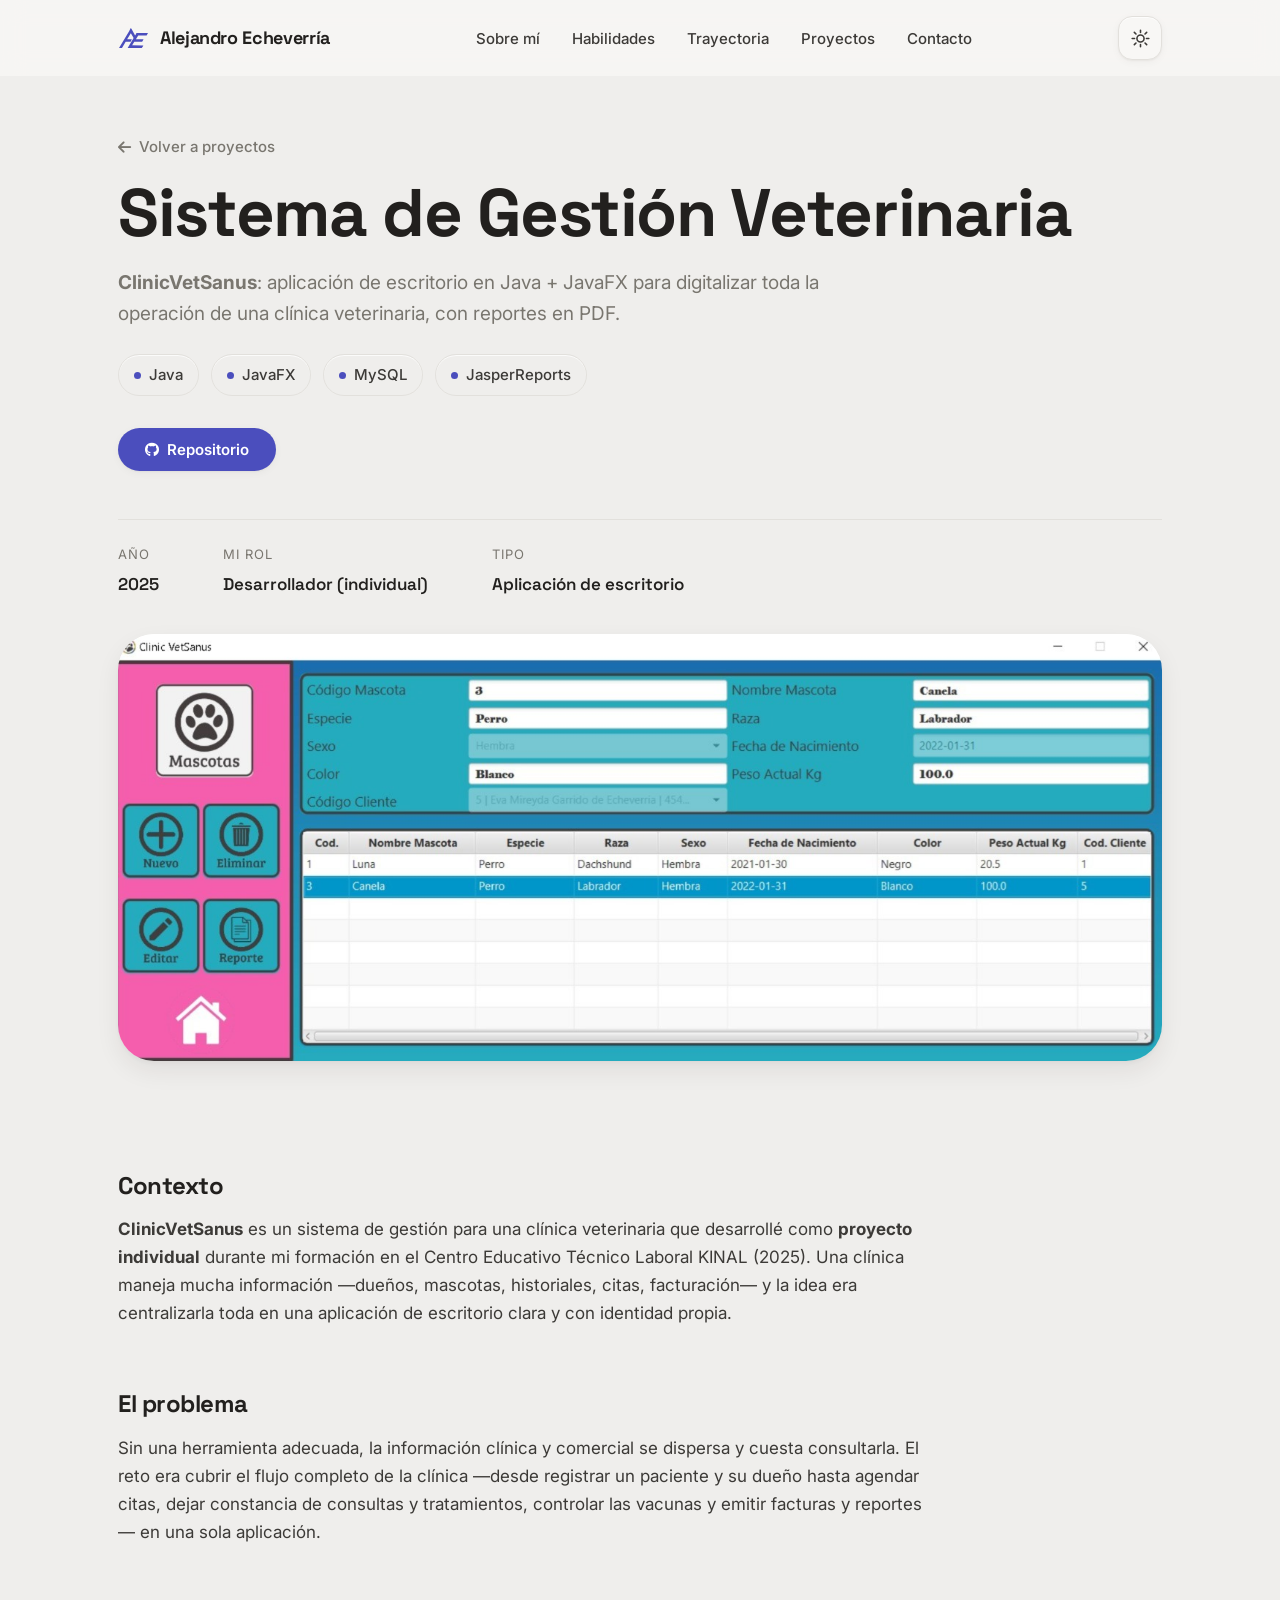
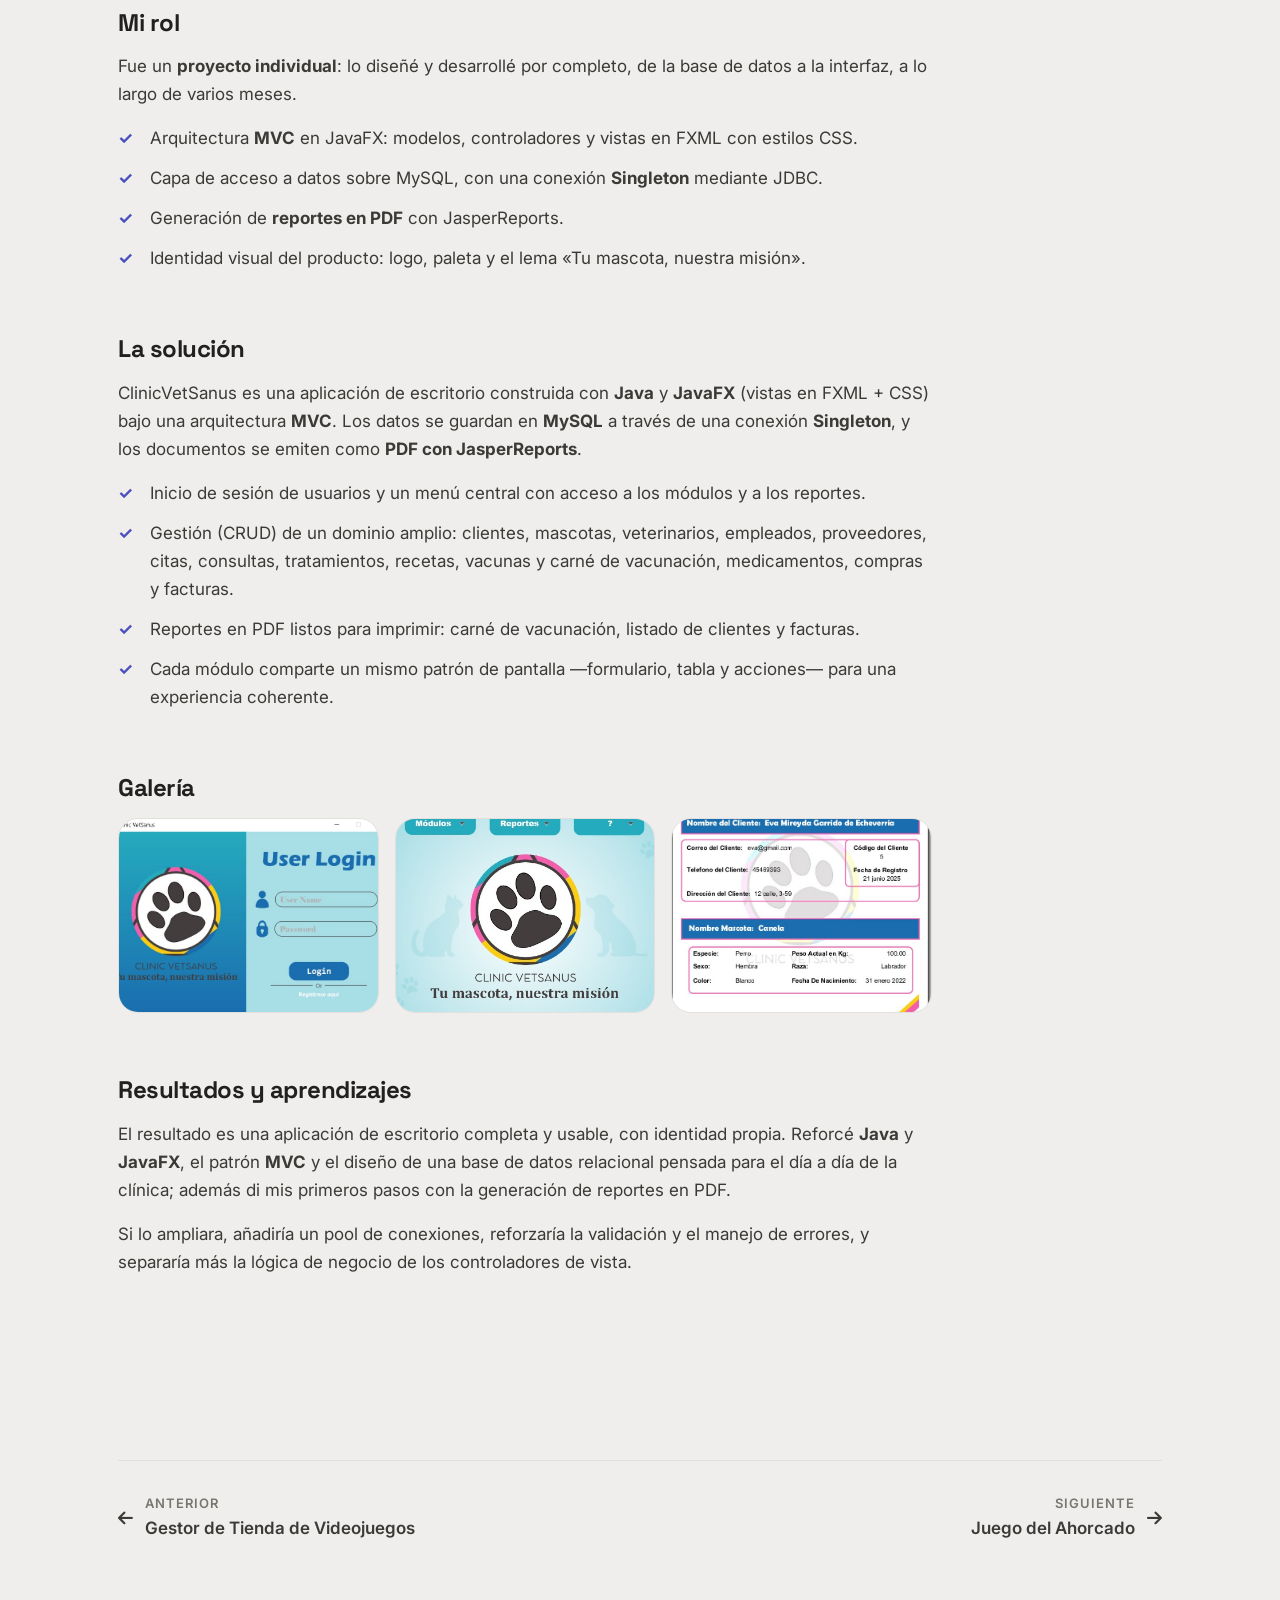
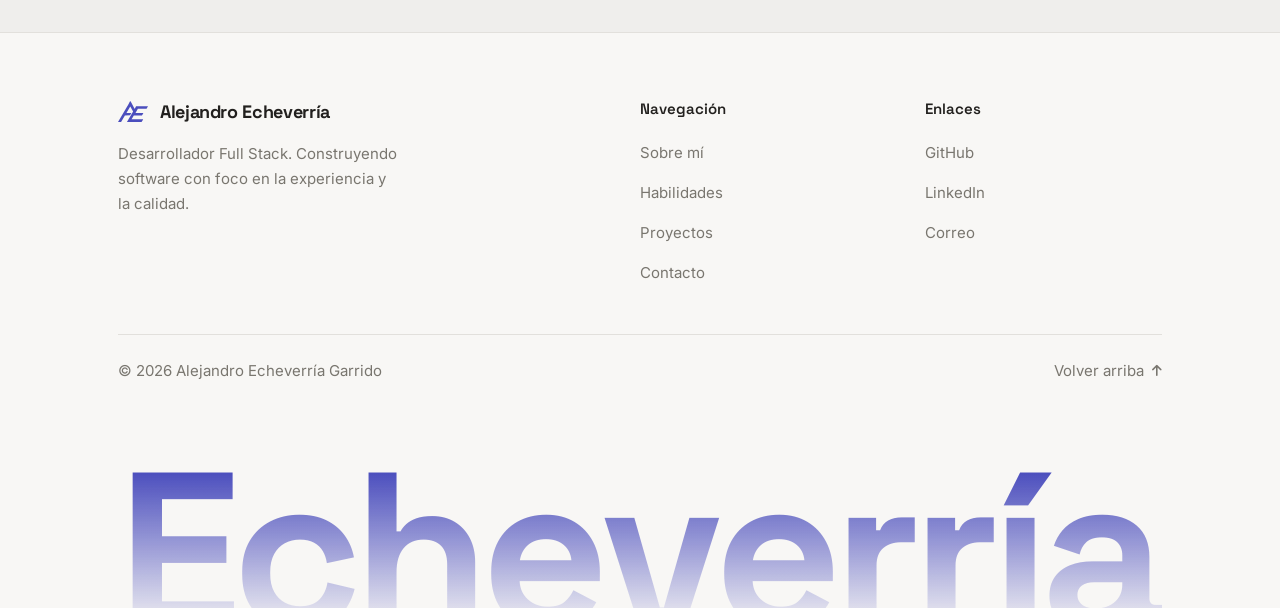
<file: proyectos/sistema-gestion-veterinaria.html>
<!DOCTYPE html>
<html lang="es">
<head>
  <meta charset="UTF-8">
  <meta name="viewport" content="width=device-width, initial-scale=1.0">

  <title>Sistema de Gestión Veterinaria — Alejandro Echeverría</title>
  <meta name="description" content="Caso de estudio: ClinicVetSanus, aplicación de escritorio en Java + JavaFX (MVC) para gestionar una clínica veterinaria —pacientes, citas, historiales, facturación y reportes PDF— con MySQL.">

  <meta property="og:type" content="article">
  <meta property="og:title" content="Sistema de Gestión Veterinaria — Alejandro Echeverría">
  <meta property="og:description" content="Caso de estudio: ClinicVetSanus, gestión integral de una clínica veterinaria en Java + JavaFX con MySQL y reportes PDF.">
  <meta property="og:image" content="https://aleeche.github.io/PortafolioWebDeveloper/assets/img/projects/clinic-hero.jpeg">

  <link rel="icon" href="../assets/favicon/favicon-32.png" sizes="32x32" type="image/png">
  <link rel="icon" href="../assets/favicon/favicon.svg" type="image/svg+xml">
  <link rel="apple-touch-icon" href="../assets/favicon/apple-touch-icon.png">

  <script>
    document.documentElement.classList.add("js-nav");
    (function () {
      try {
        if (localStorage.getItem("ae-theme") === "dark") {
          document.documentElement.setAttribute("data-theme", "dark");
        }
      } catch (e) {}
    })();
  </script>

  <link rel="preconnect" href="https://fonts.googleapis.com">
  <link rel="preconnect" href="https://fonts.gstatic.com" crossorigin>
  <link href="https://fonts.googleapis.com/css2?family=Inter:wght@400;500;600;700&family=Space+Grotesk:wght@500;600;700&display=swap" rel="stylesheet">
  <link rel="stylesheet" href="https://cdnjs.cloudflare.com/ajax/libs/font-awesome/6.5.1/css/all.min.css">

  <link rel="stylesheet" href="../css/tokens.css">
  <link rel="stylesheet" href="../css/base.css">
  <link rel="stylesheet" href="../css/layout.css">
  <link rel="stylesheet" href="../css/components.css">
  <link rel="stylesheet" href="../css/sections.css">
  <link rel="stylesheet" href="../css/case-study.css">
</head>

<body>
  <a class="skip-link" href="#contenido">Saltar al contenido</a>

  <!-- Velo de transición entre páginas (lo controla js/modules/transition.js).
       Sin JS nunca se muestra: la clase .js-nav la añade el script del <head>. -->
  <div class="page-veil" data-page-veil aria-hidden="true"></div>

  <header class="header" data-header>
    <div class="container header__inner">
      <a class="brand" href="../index.html#inicio" aria-label="Inicio — Alejandro Echeverría">
        <span class="brand__mark" aria-hidden="true"></span>
        <span class="brand__name">Alejandro Echeverría</span>
      </a>
      <nav class="nav" data-nav aria-label="Navegación principal">
        <ul class="nav__list">
          <li><a class="nav__link" href="../index.html#sobre-mi">Sobre mí</a></li>
          <li><a class="nav__link" href="../index.html#habilidades">Habilidades</a></li>
          <li><a class="nav__link" href="../index.html#trayectoria">Trayectoria</a></li>
          <li><a class="nav__link" href="../index.html#proyectos">Proyectos</a></li>
          <li><a class="nav__link" href="../index.html#contacto">Contacto</a></li>
        </ul>
      </nav>
      <div class="header__actions">
        <button class="theme-toggle" data-theme-toggle type="button" aria-label="Cambiar entre tema claro y oscuro" aria-pressed="false">
          <svg class="icon-sun" viewBox="0 0 24 24" fill="none" stroke="currentColor" stroke-width="2" stroke-linecap="round" aria-hidden="true"><circle cx="12" cy="12" r="4.5"/><path d="M12 1.5v3M12 19.5v3M4.2 4.2l2.1 2.1M17.7 17.7l2.1 2.1M1.5 12h3M19.5 12h3M4.2 19.8l2.1-2.1M17.7 6.3l2.1-2.1"/></svg>
          <svg class="icon-moon" viewBox="0 0 24 24" fill="currentColor" aria-hidden="true"><path d="M21 12.8A9 9 0 1 1 11.2 3a7 7 0 0 0 9.8 9.8z"/></svg>
        </button>
        <button class="nav-toggle" data-nav-toggle type="button" aria-label="Abrir menú" aria-expanded="false" aria-controls="menu-principal">
          <span></span><span></span><span></span>
        </button>
      </div>
    </div>
  </header>
  <div class="nav-backdrop" data-nav-backdrop aria-hidden="true"></div>

  <main id="contenido">
    <div class="container">

      <section class="case-hero" data-reveal>
        <a class="case-back" href="../index.html#proyectos"><i class="fa-solid fa-arrow-left" aria-hidden="true"></i> Volver a proyectos</a>
        <h1 class="case-hero__title">Sistema de Gestión Veterinaria</h1>
        <p class="case-hero__tagline"><strong>ClinicVetSanus</strong>: aplicación de escritorio en Java + JavaFX para digitalizar toda la operación de una clínica veterinaria, con reportes en PDF.</p>

        <div class="chip-group case-tags">
          <span class="chip"><span class="chip__dot"></span>Java</span>
          <span class="chip"><span class="chip__dot"></span>JavaFX</span>
          <span class="chip"><span class="chip__dot"></span>MySQL</span>
          <span class="chip"><span class="chip__dot"></span>JasperReports</span>
        </div>

        <div class="case-hero__actions">
          <a class="btn btn--primary" href="https://github.com/aleeche/ClinicVetSanus" target="_blank" rel="noopener noreferrer"><i class="fa-brands fa-github" aria-hidden="true"></i> Repositorio</a>
        </div>

        <div class="case-meta">
          <div class="case-meta__item">
            <div class="case-meta__label">Año</div>
            <div class="case-meta__value">2025</div>
          </div>
          <div class="case-meta__item">
            <div class="case-meta__label">Mi rol</div>
            <div class="case-meta__value">Desarrollador (individual)</div>
          </div>
          <div class="case-meta__item">
            <div class="case-meta__label">Tipo</div>
            <div class="case-meta__value">Aplicación de escritorio</div>
          </div>
        </div>
      </section>

      <img class="case-media case-media--fit" data-reveal data-zoomable src="../assets/img/projects/clinic-hero.jpeg"
        alt="Módulo de gestión de mascotas de ClinicVetSanus: barra lateral de acciones, formulario de la mascota y tabla de registros." loading="lazy">

      <div class="section case-body">
        <section class="case-section" data-reveal>
          <h2 class="case-section__title">Contexto</h2>
          <p>
            <strong>ClinicVetSanus</strong> es un sistema de gestión para una clínica veterinaria que
            desarrollé como <strong>proyecto individual</strong> durante mi formación en el Centro
            Educativo Técnico Laboral KINAL (2025). Una clínica maneja mucha información —dueños,
            mascotas, historiales, citas, facturación— y la idea era centralizarla toda en una
            aplicación de escritorio clara y con identidad propia.
          </p>
        </section>

        <section class="case-section" data-reveal>
          <h2 class="case-section__title">El problema</h2>
          <p>
            Sin una herramienta adecuada, la información clínica y comercial se dispersa y cuesta
            consultarla. El reto era cubrir el flujo completo de la clínica —desde registrar un paciente
            y su dueño hasta agendar citas, dejar constancia de consultas y tratamientos, controlar las
            vacunas y emitir facturas y reportes— en una sola aplicación.
          </p>
        </section>

        <section class="case-section" data-reveal>
          <h2 class="case-section__title">Mi rol</h2>
          <p>
            Fue un <strong>proyecto individual</strong>: lo diseñé y desarrollé por completo, de la base
            de datos a la interfaz, a lo largo de varios meses.
          </p>
          <ul class="case-list">
            <li>Arquitectura <strong>MVC</strong> en JavaFX: modelos, controladores y vistas en FXML con estilos CSS.</li>
            <li>Capa de acceso a datos sobre MySQL, con una conexión <strong>Singleton</strong> mediante JDBC.</li>
            <li>Generación de <strong>reportes en PDF</strong> con JasperReports.</li>
            <li>Identidad visual del producto: logo, paleta y el lema «Tu mascota, nuestra misión».</li>
          </ul>
        </section>

        <section class="case-section" data-reveal>
          <h2 class="case-section__title">La solución</h2>
          <p>
            ClinicVetSanus es una aplicación de escritorio construida con <strong>Java</strong> y
            <strong>JavaFX</strong> (vistas en FXML + CSS) bajo una arquitectura <strong>MVC</strong>. Los
            datos se guardan en <strong>MySQL</strong> a través de una conexión <strong>Singleton</strong>,
            y los documentos se emiten como <strong>PDF con JasperReports</strong>.
          </p>
          <ul class="case-list">
            <li>Inicio de sesión de usuarios y un menú central con acceso a los módulos y a los reportes.</li>
            <li>Gestión (CRUD) de un dominio amplio: clientes, mascotas, veterinarios, empleados, proveedores, citas, consultas, tratamientos, recetas, vacunas y carné de vacunación, medicamentos, compras y facturas.</li>
            <li>Reportes en PDF listos para imprimir: carné de vacunación, listado de clientes y facturas.</li>
            <li>Cada módulo comparte un mismo patrón de pantalla —formulario, tabla y acciones— para una experiencia coherente.</li>
          </ul>
        </section>

        <section class="case-section" data-reveal style="max-width:none">
          <h2 class="case-section__title">Galería</h2>
          <div class="case-gallery">
            <img class="case-gallery__img" data-zoomable src="../assets/img/projects/clinic-login.jpeg"
              alt="Pantalla de inicio de sesión de ClinicVetSanus, con el logo de la clínica, el lema «Tu mascota, nuestra misión» y los campos de usuario y contraseña." loading="lazy">
            <img class="case-gallery__img" data-zoomable src="../assets/img/projects/clinic-inicio.jpeg"
              alt="Menú principal de ClinicVetSanus con los desplegables de Módulos y Reportes y la identidad de la clínica." loading="lazy">
            <img class="case-gallery__img" data-zoomable src="../assets/img/projects/clinic-reporte.jpeg"
              alt="Reporte de mascotas generado en PDF con JasperReports, con los datos del cliente y de su mascota." loading="lazy">
          </div>
        </section>

        <section class="case-section" data-reveal>
          <h2 class="case-section__title">Resultados y aprendizajes</h2>
          <p>
            El resultado es una aplicación de escritorio completa y usable, con identidad propia.
            Reforcé <strong>Java</strong> y <strong>JavaFX</strong>, el patrón <strong>MVC</strong> y el
            diseño de una base de datos relacional pensada para el día a día de la clínica; además di mis
            primeros pasos con la generación de reportes en PDF.
          </p>
          <p>
            Si lo ampliara, añadiría un pool de conexiones, reforzaría la validación y el manejo de
            errores, y separaría más la lógica de negocio de los controladores de vista.
          </p>
        </section>
      </div>

      <nav class="case-nav" aria-label="Navegación entre proyectos">
        <a class="case-nav__link" href="gestor-tienda-videojuegos.html">
          <i class="fa-solid fa-arrow-left" aria-hidden="true"></i>
          <span><span class="dir">Anterior</span>Gestor de Tienda de Videojuegos</span>
        </a>
        <a class="case-nav__link case-nav__link--end" href="juego-del-ahorcado.html">
          <span><span class="dir">Siguiente</span>Juego del Ahorcado</span>
          <i class="fa-solid fa-arrow-right" aria-hidden="true"></i>
        </a>
      </nav>

    </div>
  </main>

  <footer class="footer">
    <div class="container">
      <div class="footer__grid">
        <div>
          <a class="brand" href="../index.html#inicio">
            <span class="brand__mark" aria-hidden="true"></span>
            <span class="brand__name">Alejandro Echeverría</span>
          </a>
          <p class="footer__brand-desc">Desarrollador Full Stack. Construyendo software con foco en la experiencia y la calidad.</p>
        </div>
        <div>
          <p class="footer__col-title">Navegación</p>
          <ul class="footer__links">
            <li><a href="../index.html#sobre-mi">Sobre mí</a></li>
            <li><a href="../index.html#habilidades">Habilidades</a></li>
            <li><a href="../index.html#proyectos">Proyectos</a></li>
            <li><a href="../index.html#contacto">Contacto</a></li>
          </ul>
        </div>
        <div>
          <p class="footer__col-title">Enlaces</p>
          <ul class="footer__links">
            <li><a href="https://github.com/aleeche" target="_blank" rel="noopener noreferrer">GitHub</a></li>
            <li><a href="https://www.linkedin.com/in/alejandro-echeverr%C3%ADa-garrido-2888983a5/" target="_blank" rel="noopener noreferrer">LinkedIn</a></li>
            <li><a href="mailto:alejandroecheverria826@gmail.com">Correo</a></li>
          </ul>
        </div>
      </div>
      <div class="footer__bottom">
        <span>© <span id="year">2026</span> Alejandro Echeverría Garrido</span>
        <a class="footer__to-top" href="#top">Volver arriba <i class="fa-solid fa-arrow-up" aria-hidden="true"></i></a>
      </div>

      <!-- Firma decorativa: las letras suben en cascada al entrar en pantalla
           (js/modules/signature.js). Sin JS se ve quieta y completa. -->
      <div class="footer__signature" aria-hidden="true">
        <p class="footer__signature-word" data-signature>Echeverría</p>
      </div>
    </div>
  </footer>

  <script type="module" src="../js/main.js"></script>
</body>
</html>
</file>
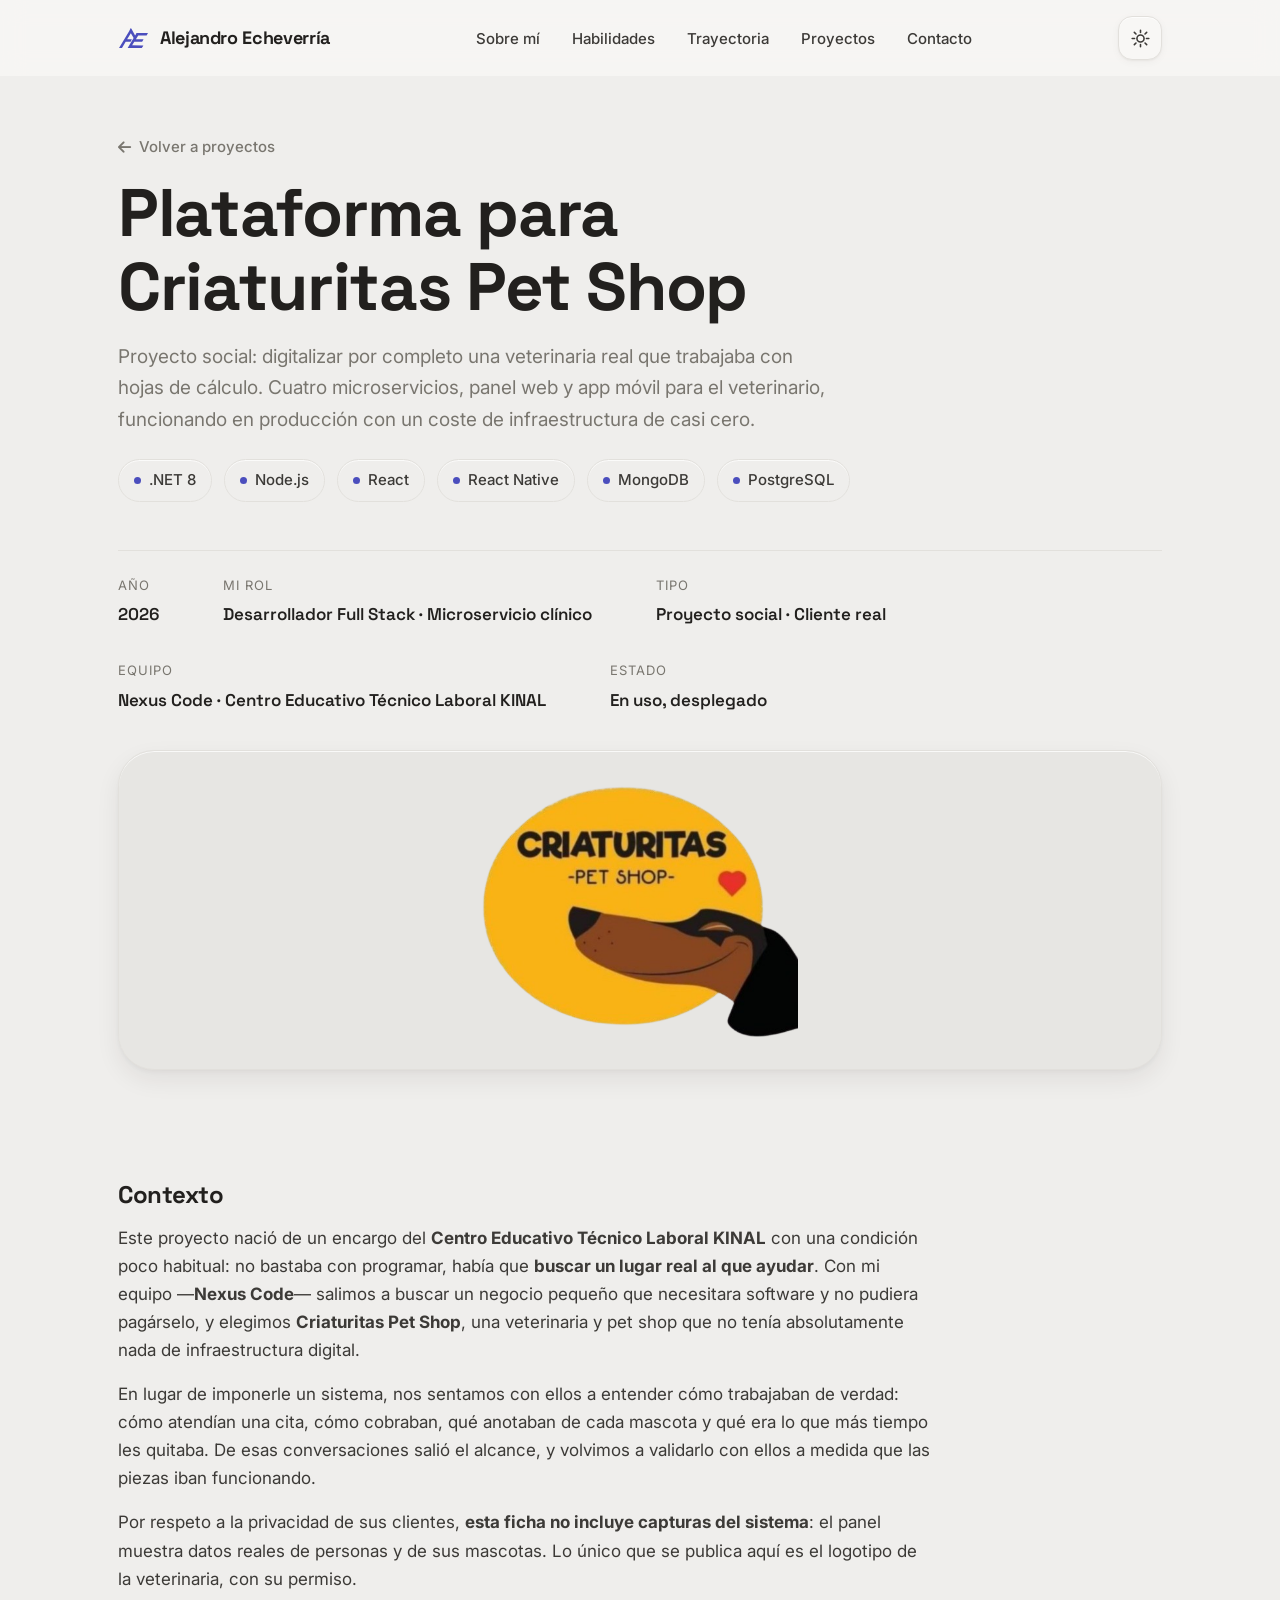
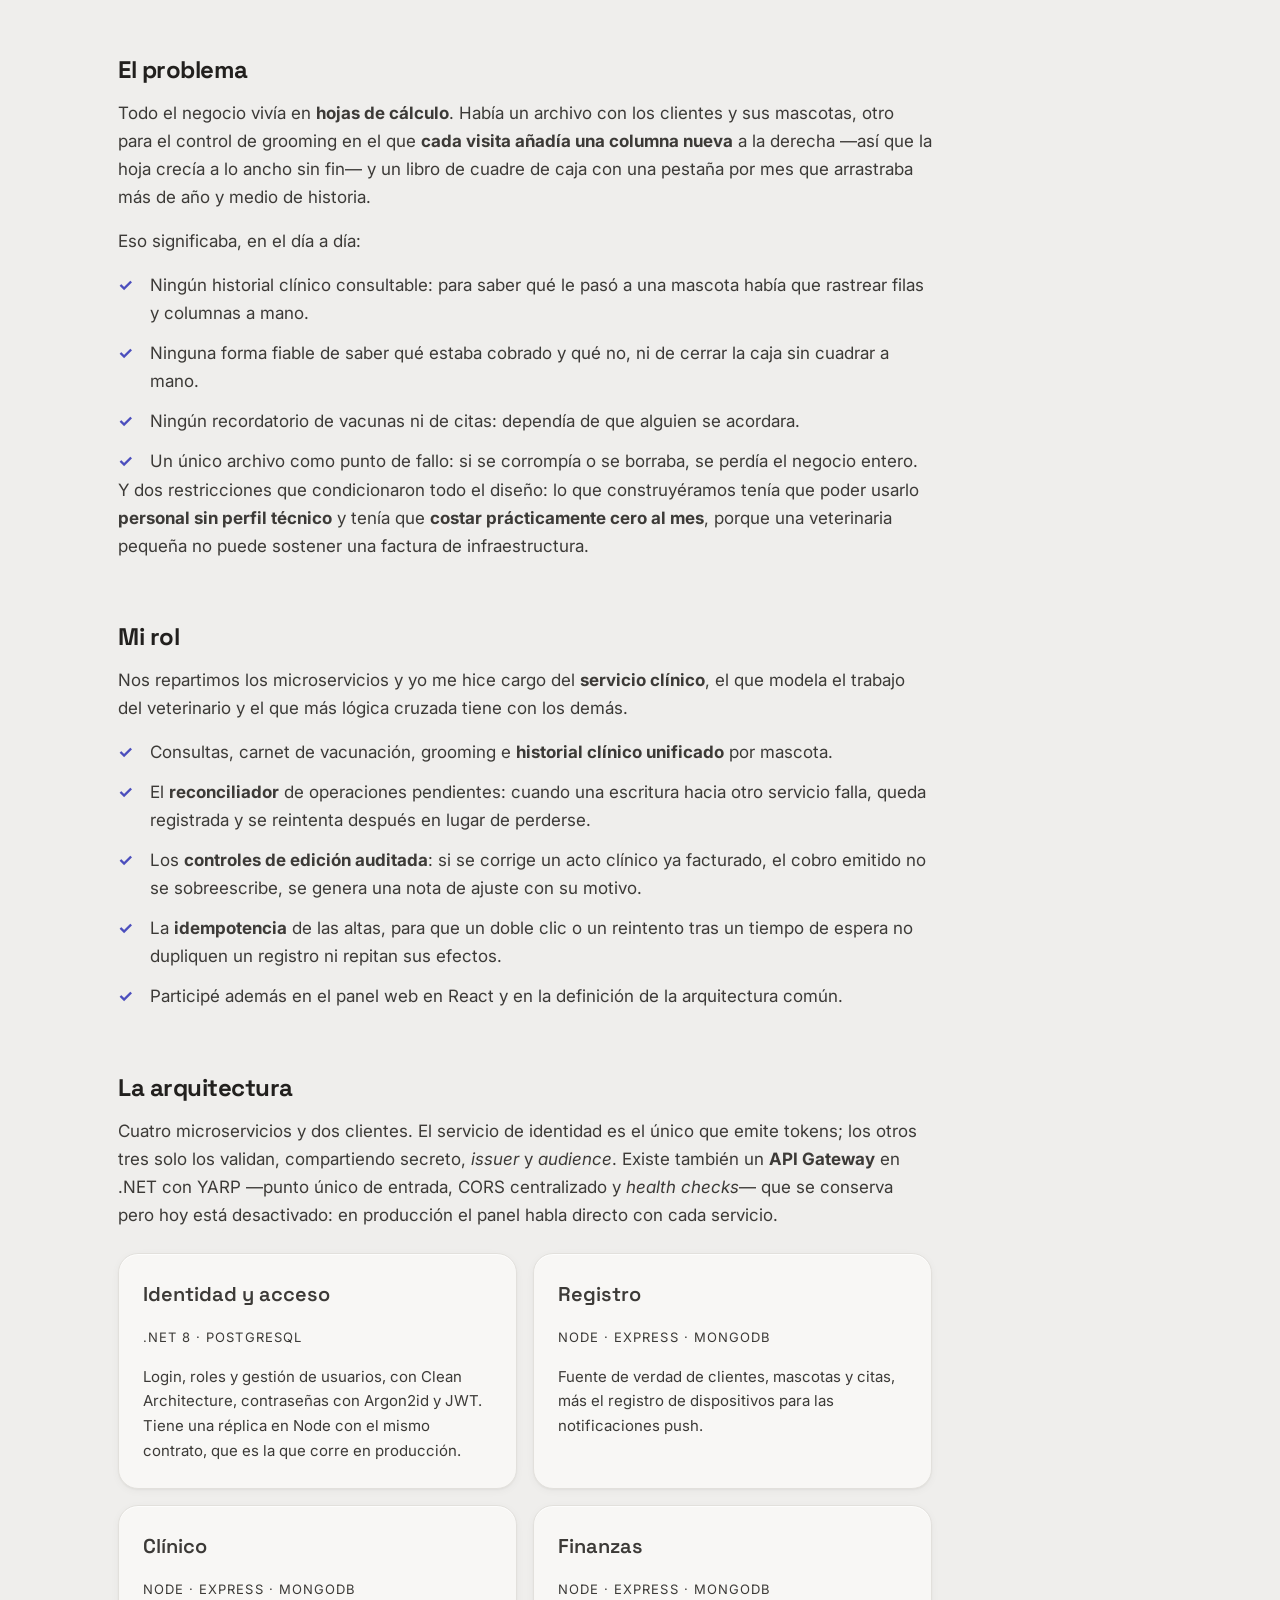
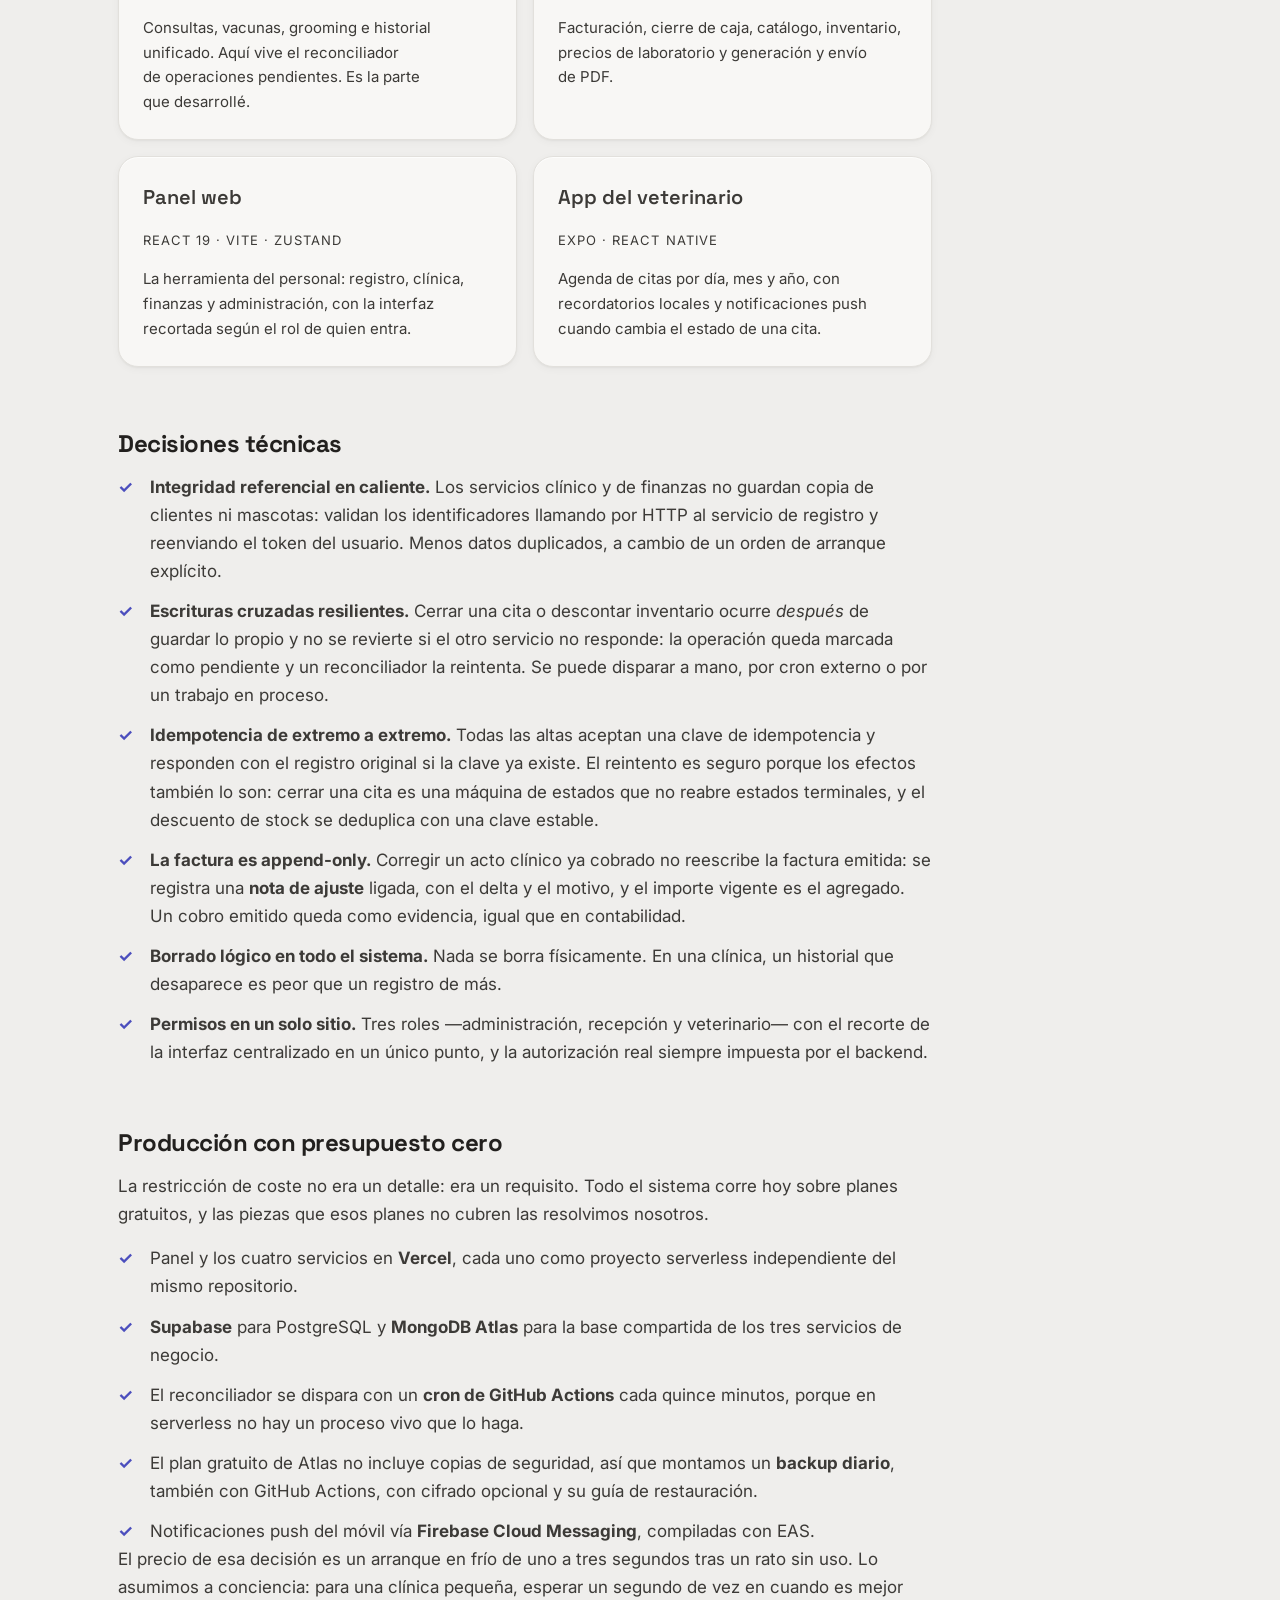
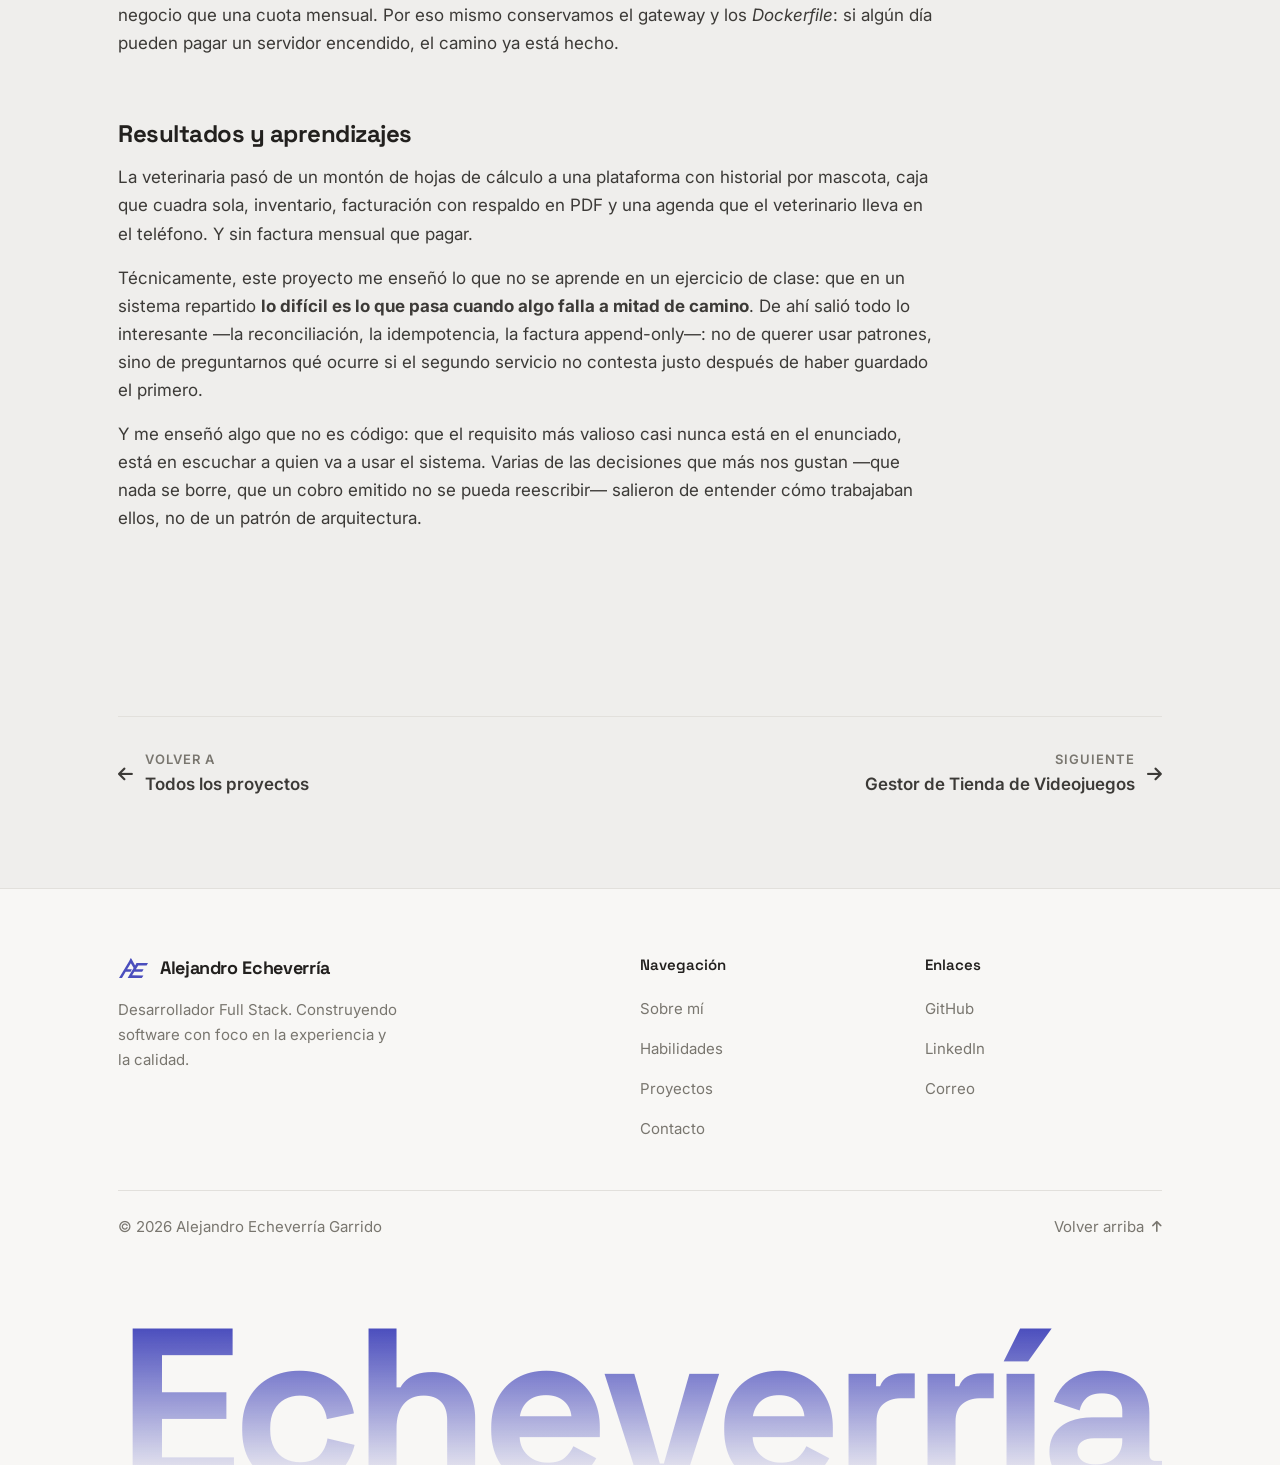
<file: proyectos/veterinaria-criaturitas.html>
<!DOCTYPE html>
<html lang="es">
<head>
  <meta charset="UTF-8">
  <meta name="viewport" content="width=device-width, initial-scale=1.0">

  <title>Criaturitas Pet Shop — Plataforma veterinaria — Alejandro Echeverría</title>
  <meta name="description" content="Caso de estudio: plataforma de gestión para una veterinaria real, construida como proyecto social. Cuatro microservicios, panel web y app móvil, operando con un coste de infraestructura de casi cero.">

  <meta property="og:type" content="article">
  <meta property="og:title" content="Plataforma para Criaturitas Pet Shop">
  <meta property="og:description" content="Proyecto social: digitalizar una veterinaria que trabajaba con hojas de cálculo. Microservicios en .NET y Node.js, panel en React, app móvil en React Native.">
  <meta property="og:image" content="https://aleeche.github.io/PortafolioWebDeveloper/assets/img/og-image.png">

  <link rel="icon" href="../assets/favicon/favicon-32.png" sizes="32x32" type="image/png">
  <link rel="icon" href="../assets/favicon/favicon.svg" type="image/svg+xml">
  <link rel="apple-touch-icon" href="../assets/favicon/apple-touch-icon.png">

  <script>
    document.documentElement.classList.add("js-nav");
    (function () {
      try {
        if (localStorage.getItem("ae-theme") === "dark") {
          document.documentElement.setAttribute("data-theme", "dark");
        }
      } catch (e) {}
    })();
  </script>

  <link rel="preconnect" href="https://fonts.googleapis.com">
  <link rel="preconnect" href="https://fonts.gstatic.com" crossorigin>
  <link href="https://fonts.googleapis.com/css2?family=Inter:wght@400;500;600;700&family=Space+Grotesk:wght@500;600;700&display=swap" rel="stylesheet">
  <link rel="stylesheet" href="https://cdnjs.cloudflare.com/ajax/libs/font-awesome/6.5.1/css/all.min.css">

  <link rel="stylesheet" href="../css/tokens.css">
  <link rel="stylesheet" href="../css/base.css">
  <link rel="stylesheet" href="../css/layout.css">
  <link rel="stylesheet" href="../css/components.css">
  <link rel="stylesheet" href="../css/sections.css">
  <link rel="stylesheet" href="../css/case-study.css">
</head>

<body>
  <a class="skip-link" href="#contenido">Saltar al contenido</a>

  <!-- Velo de transición entre páginas (lo controla js/modules/transition.js).
       Sin JS nunca se muestra: la clase .js-nav la añade el script del <head>. -->
  <div class="page-veil" data-page-veil aria-hidden="true"></div>

  <!-- HEADER -->
  <header class="header" data-header>
    <div class="container header__inner">
      <a class="brand" href="../index.html#inicio" aria-label="Inicio — Alejandro Echeverría">
        <span class="brand__mark" aria-hidden="true"></span>
        <span class="brand__name">Alejandro Echeverría</span>
      </a>

      <nav class="nav" data-nav aria-label="Navegación principal">
        <ul class="nav__list">
          <li><a class="nav__link" href="../index.html#sobre-mi">Sobre mí</a></li>
          <li><a class="nav__link" href="../index.html#habilidades">Habilidades</a></li>
          <li><a class="nav__link" href="../index.html#trayectoria">Trayectoria</a></li>
          <li><a class="nav__link" href="../index.html#proyectos">Proyectos</a></li>
          <li><a class="nav__link" href="../index.html#contacto">Contacto</a></li>
        </ul>
      </nav>

      <div class="header__actions">
        <button class="theme-toggle" data-theme-toggle type="button" aria-label="Cambiar entre tema claro y oscuro" aria-pressed="false">
          <svg class="icon-sun" viewBox="0 0 24 24" fill="none" stroke="currentColor" stroke-width="2" stroke-linecap="round" aria-hidden="true"><circle cx="12" cy="12" r="4.5"/><path d="M12 1.5v3M12 19.5v3M4.2 4.2l2.1 2.1M17.7 17.7l2.1 2.1M1.5 12h3M19.5 12h3M4.2 19.8l2.1-2.1M17.7 6.3l2.1-2.1"/></svg>
          <svg class="icon-moon" viewBox="0 0 24 24" fill="currentColor" aria-hidden="true"><path d="M21 12.8A9 9 0 1 1 11.2 3a7 7 0 0 0 9.8 9.8z"/></svg>
        </button>
        <button class="nav-toggle" data-nav-toggle type="button" aria-label="Abrir menú" aria-expanded="false" aria-controls="menu-principal">
          <span></span><span></span><span></span>
        </button>
      </div>
    </div>
  </header>
  <div class="nav-backdrop" data-nav-backdrop aria-hidden="true"></div>

  <main id="contenido">
    <div class="container">

      <!-- CABECERA DEL PROYECTO -->
      <section class="case-hero" data-reveal>
        <a class="case-back" href="../index.html#proyectos"><i class="fa-solid fa-arrow-left" aria-hidden="true"></i> Volver a proyectos</a>
        <h1 class="case-hero__title">Plataforma para Criaturitas Pet Shop</h1>
        <p class="case-hero__tagline">
          Proyecto social: digitalizar por completo una veterinaria real que trabajaba con hojas de
          cálculo. Cuatro microservicios, panel web y app móvil para el veterinario, funcionando en
          producción con un coste de infraestructura de casi cero.
        </p>

        <div class="chip-group case-tags">
          <span class="chip"><span class="chip__dot"></span>.NET 8</span>
          <span class="chip"><span class="chip__dot"></span>Node.js</span>
          <span class="chip"><span class="chip__dot"></span>React</span>
          <span class="chip"><span class="chip__dot"></span>React Native</span>
          <span class="chip"><span class="chip__dot"></span>MongoDB</span>
          <span class="chip"><span class="chip__dot"></span>PostgreSQL</span>
        </div>

        <div class="case-meta">
          <div class="case-meta__item">
            <div class="case-meta__label">Año</div>
            <div class="case-meta__value">2026</div>
          </div>
          <div class="case-meta__item">
            <div class="case-meta__label">Mi rol</div>
            <div class="case-meta__value">Desarrollador Full Stack · Microservicio clínico</div>
          </div>
          <div class="case-meta__item">
            <div class="case-meta__label">Tipo</div>
            <div class="case-meta__value">Proyecto social · Cliente real</div>
          </div>
          <div class="case-meta__item">
            <div class="case-meta__label">Equipo</div>
            <div class="case-meta__value">Nexus Code · Centro Educativo Técnico Laboral KINAL</div>
          </div>
          <div class="case-meta__item">
            <div class="case-meta__label">Estado</div>
            <div class="case-meta__value">En uso, desplegado</div>
          </div>
        </div>
      </section>

      <!-- MARCA DEL CLIENTE
           No se publican capturas del sistema: contiene datos reales de los
           clientes de la veterinaria. La cabecera es su logotipo. -->
      <div class="case-media case-media--logo" data-reveal>
        <img src="../assets/img/projects/criaturitas-logo.png"
          alt="Logotipo de Criaturitas Pet Shop: un círculo amarillo con un perro salchicha y el nombre de la veterinaria." loading="lazy">
      </div>

      <!-- CUERPO -->
      <div class="section case-body">
        <section class="case-section" data-reveal>
          <h2 class="case-section__title">Contexto</h2>
          <p>
            Este proyecto nació de un encargo del <strong>Centro Educativo Técnico Laboral KINAL</strong>
            con una condición poco habitual: no bastaba con programar, había que <strong>buscar un
            lugar real al que ayudar</strong>. Con mi equipo —<strong>Nexus Code</strong>— salimos a
            buscar un negocio pequeño que necesitara software y no pudiera pagárselo, y elegimos
            <strong>Criaturitas Pet Shop</strong>, una veterinaria y pet shop que no tenía
            absolutamente nada de infraestructura digital.
          </p>
          <p>
            En lugar de imponerle un sistema, nos sentamos con ellos a entender cómo trabajaban de
            verdad: cómo atendían una cita, cómo cobraban, qué anotaban de cada mascota y qué era lo
            que más tiempo les quitaba. De esas conversaciones salió el alcance, y volvimos a
            validarlo con ellos a medida que las piezas iban funcionando.
          </p>
          <p>
            Por respeto a la privacidad de sus clientes, <strong>esta ficha no incluye capturas del
            sistema</strong>: el panel muestra datos reales de personas y de sus mascotas. Lo único
            que se publica aquí es el logotipo de la veterinaria, con su permiso.
          </p>
        </section>

        <section class="case-section" data-reveal>
          <h2 class="case-section__title">El problema</h2>
          <p>
            Todo el negocio vivía en <strong>hojas de cálculo</strong>. Había un archivo con los
            clientes y sus mascotas, otro para el control de grooming en el que
            <strong>cada visita añadía una columna nueva</strong> a la derecha —así que la hoja
            crecía a lo ancho sin fin— y un libro de cuadre de caja con una pestaña por mes que
            arrastraba más de año y medio de historia.
          </p>
          <p>Eso significaba, en el día a día:</p>
          <ul class="case-list">
            <li>Ningún historial clínico consultable: para saber qué le pasó a una mascota había que rastrear filas y columnas a mano.</li>
            <li>Ninguna forma fiable de saber qué estaba cobrado y qué no, ni de cerrar la caja sin cuadrar a mano.</li>
            <li>Ningún recordatorio de vacunas ni de citas: dependía de que alguien se acordara.</li>
            <li>Un único archivo como punto de fallo: si se corrompía o se borraba, se perdía el negocio entero.</li>
          </ul>
          <p>
            Y dos restricciones que condicionaron todo el diseño: lo que construyéramos tenía que
            poder usarlo <strong>personal sin perfil técnico</strong> y tenía que
            <strong>costar prácticamente cero al mes</strong>, porque una veterinaria pequeña no
            puede sostener una factura de infraestructura.
          </p>
        </section>

        <section class="case-section" data-reveal>
          <h2 class="case-section__title">Mi rol</h2>
          <p>
            Nos repartimos los microservicios y yo me hice cargo del <strong>servicio clínico</strong>,
            el que modela el trabajo del veterinario y el que más lógica cruzada tiene con los demás.
          </p>
          <ul class="case-list">
            <li>Consultas, carnet de vacunación, grooming e <strong>historial clínico unificado</strong> por mascota.</li>
            <li>El <strong>reconciliador</strong> de operaciones pendientes: cuando una escritura hacia otro servicio falla, queda registrada y se reintenta después en lugar de perderse.</li>
            <li>Los <strong>controles de edición auditada</strong>: si se corrige un acto clínico ya facturado, el cobro emitido no se sobreescribe, se genera una nota de ajuste con su motivo.</li>
            <li>La <strong>idempotencia</strong> de las altas, para que un doble clic o un reintento tras un tiempo de espera no dupliquen un registro ni repitan sus efectos.</li>
            <li>Participé además en el panel web en React y en la definición de la arquitectura común.</li>
          </ul>
        </section>

        <section class="case-section" data-reveal style="max-width:none">
          <h2 class="case-section__title">La arquitectura</h2>
          <p style="max-width:74ch">
            Cuatro microservicios y dos clientes. El servicio de identidad es el único que emite
            tokens; los otros tres solo los validan, compartiendo secreto, <em>issuer</em> y
            <em>audience</em>. Existe también un <strong>API Gateway</strong> en .NET con YARP —punto
            único de entrada, CORS centralizado y <em>health checks</em>— que se conserva pero hoy
            está desactivado: en producción el panel habla directo con cada servicio.
          </p>

          <div class="case-arch">
            <div class="case-arch__item">
              <p class="case-arch__name">Identidad y acceso</p>
              <p class="case-arch__stack">.NET 8 · PostgreSQL</p>
              <p class="case-arch__desc">
                Login, roles y gestión de usuarios, con Clean Architecture, contraseñas con Argon2id
                y JWT. Tiene una réplica en Node con el mismo contrato, que es la que corre en
                producción.
              </p>
            </div>
            <div class="case-arch__item">
              <p class="case-arch__name">Registro</p>
              <p class="case-arch__stack">Node · Express · MongoDB</p>
              <p class="case-arch__desc">
                Fuente de verdad de clientes, mascotas y citas, más el registro de dispositivos para
                las notificaciones push.
              </p>
            </div>
            <div class="case-arch__item">
              <p class="case-arch__name">Clínico</p>
              <p class="case-arch__stack">Node · Express · MongoDB</p>
              <p class="case-arch__desc">
                Consultas, vacunas, grooming e historial unificado. Aquí vive el reconciliador de
                operaciones pendientes. Es la parte que desarrollé.
              </p>
            </div>
            <div class="case-arch__item">
              <p class="case-arch__name">Finanzas</p>
              <p class="case-arch__stack">Node · Express · MongoDB</p>
              <p class="case-arch__desc">
                Facturación, cierre de caja, catálogo, inventario, precios de laboratorio y
                generación y envío de PDF.
              </p>
            </div>
            <div class="case-arch__item">
              <p class="case-arch__name">Panel web</p>
              <p class="case-arch__stack">React 19 · Vite · Zustand</p>
              <p class="case-arch__desc">
                La herramienta del personal: registro, clínica, finanzas y administración, con la
                interfaz recortada según el rol de quien entra.
              </p>
            </div>
            <div class="case-arch__item">
              <p class="case-arch__name">App del veterinario</p>
              <p class="case-arch__stack">Expo · React Native</p>
              <p class="case-arch__desc">
                Agenda de citas por día, mes y año, con recordatorios locales y notificaciones push
                cuando cambia el estado de una cita.
              </p>
            </div>
          </div>
        </section>

        <section class="case-section" data-reveal>
          <h2 class="case-section__title">Decisiones técnicas</h2>
          <ul class="case-list">
            <li>
              <strong>Integridad referencial en caliente.</strong> Los servicios clínico y de
              finanzas no guardan copia de clientes ni mascotas: validan los identificadores
              llamando por HTTP al servicio de registro y reenviando el token del usuario. Menos
              datos duplicados, a cambio de un orden de arranque explícito.
            </li>
            <li>
              <strong>Escrituras cruzadas resilientes.</strong> Cerrar una cita o descontar
              inventario ocurre <em>después</em> de guardar lo propio y no se revierte si el otro
              servicio no responde: la operación queda marcada como pendiente y un reconciliador la
              reintenta. Se puede disparar a mano, por cron externo o por un trabajo en proceso.
            </li>
            <li>
              <strong>Idempotencia de extremo a extremo.</strong> Todas las altas aceptan una clave
              de idempotencia y responden con el registro original si la clave ya existe. El
              reintento es seguro porque los efectos también lo son: cerrar una cita es una máquina
              de estados que no reabre estados terminales, y el descuento de stock se deduplica con
              una clave estable.
            </li>
            <li>
              <strong>La factura es append-only.</strong> Corregir un acto clínico ya cobrado no
              reescribe la factura emitida: se registra una <strong>nota de ajuste</strong> ligada,
              con el delta y el motivo, y el importe vigente es el agregado. Un cobro emitido queda
              como evidencia, igual que en contabilidad.
            </li>
            <li>
              <strong>Borrado lógico en todo el sistema.</strong> Nada se borra físicamente. En una
              clínica, un historial que desaparece es peor que un registro de más.
            </li>
            <li>
              <strong>Permisos en un solo sitio.</strong> Tres roles —administración, recepción y
              veterinario— con el recorte de la interfaz centralizado en un único punto, y la
              autorización real siempre impuesta por el backend.
            </li>
          </ul>
        </section>

        <section class="case-section" data-reveal>
          <h2 class="case-section__title">Producción con presupuesto cero</h2>
          <p>
            La restricción de coste no era un detalle: era un requisito. Todo el sistema corre hoy
            sobre planes gratuitos, y las piezas que esos planes no cubren las resolvimos nosotros.
          </p>
          <ul class="case-list">
            <li>Panel y los cuatro servicios en <strong>Vercel</strong>, cada uno como proyecto serverless independiente del mismo repositorio.</li>
            <li><strong>Supabase</strong> para PostgreSQL y <strong>MongoDB Atlas</strong> para la base compartida de los tres servicios de negocio.</li>
            <li>El reconciliador se dispara con un <strong>cron de GitHub Actions</strong> cada quince minutos, porque en serverless no hay un proceso vivo que lo haga.</li>
            <li>El plan gratuito de Atlas no incluye copias de seguridad, así que montamos un <strong>backup diario</strong>, también con GitHub Actions, con cifrado opcional y su guía de restauración.</li>
            <li>Notificaciones push del móvil vía <strong>Firebase Cloud Messaging</strong>, compiladas con EAS.</li>
          </ul>
          <p>
            El precio de esa decisión es un arranque en frío de uno a tres segundos tras un rato sin
            uso. Lo asumimos a conciencia: para una clínica pequeña, esperar un segundo de vez en
            cuando es mejor negocio que una cuota mensual. Por eso mismo conservamos el gateway y los
            <em>Dockerfile</em>: si algún día pueden pagar un servidor encendido, el camino ya está
            hecho.
          </p>
        </section>

        <section class="case-section" data-reveal>
          <h2 class="case-section__title">Resultados y aprendizajes</h2>
          <p>
            La veterinaria pasó de un montón de hojas de cálculo a una plataforma con historial por
            mascota, caja que cuadra sola, inventario, facturación con respaldo en PDF y una agenda
            que el veterinario lleva en el teléfono. Y sin factura mensual que pagar.
          </p>
          <p>
            Técnicamente, este proyecto me enseñó lo que no se aprende en un ejercicio de clase:
            que en un sistema repartido <strong>lo difícil es lo que pasa cuando algo falla a mitad
            de camino</strong>. De ahí salió todo lo interesante —la reconciliación, la idempotencia,
            la factura append-only—: no de querer usar patrones, sino de preguntarnos qué ocurre si
            el segundo servicio no contesta justo después de haber guardado el primero.
          </p>
          <p>
            Y me enseñó algo que no es código: que el requisito más valioso casi nunca está en el
            enunciado, está en escuchar a quien va a usar el sistema. Varias de las decisiones que
            más nos gustan —que nada se borre, que un cobro emitido no se pueda reescribir— salieron
            de entender cómo trabajaban ellos, no de un patrón de arquitectura.
          </p>
        </section>
      </div>

      <!-- NAVEGACIÓN ENTRE PROYECTOS -->
      <nav class="case-nav" aria-label="Navegación entre proyectos">
        <a class="case-nav__link" href="../index.html#proyectos">
          <i class="fa-solid fa-arrow-left" aria-hidden="true"></i>
          <span><span class="dir">Volver a</span>Todos los proyectos</span>
        </a>
        <a class="case-nav__link case-nav__link--end" href="gestor-tienda-videojuegos.html">
          <span><span class="dir">Siguiente</span>Gestor de Tienda de Videojuegos</span>
          <i class="fa-solid fa-arrow-right" aria-hidden="true"></i>
        </a>
      </nav>

    </div>
  </main>

  <!-- FOOTER -->
  <footer class="footer">
    <div class="container">
      <div class="footer__grid">
        <div>
          <a class="brand" href="../index.html#inicio">
            <span class="brand__mark" aria-hidden="true"></span>
            <span class="brand__name">Alejandro Echeverría</span>
          </a>
          <p class="footer__brand-desc">Desarrollador Full Stack. Construyendo software con foco en la experiencia y la calidad.</p>
        </div>
        <div>
          <p class="footer__col-title">Navegación</p>
          <ul class="footer__links">
            <li><a href="../index.html#sobre-mi">Sobre mí</a></li>
            <li><a href="../index.html#habilidades">Habilidades</a></li>
            <li><a href="../index.html#proyectos">Proyectos</a></li>
            <li><a href="../index.html#contacto">Contacto</a></li>
          </ul>
        </div>
        <div>
          <p class="footer__col-title">Enlaces</p>
          <ul class="footer__links">
            <li><a href="https://github.com/aleeche" target="_blank" rel="noopener noreferrer">GitHub</a></li>
            <li><a href="https://www.linkedin.com/in/alejandro-echeverr%C3%ADa-garrido-2888983a5/" target="_blank" rel="noopener noreferrer">LinkedIn</a></li>
            <li><a href="mailto:alejandroecheverria826@gmail.com">Correo</a></li>
          </ul>
        </div>
      </div>
      <div class="footer__bottom">
        <span>© <span id="year">2026</span> Alejandro Echeverría Garrido</span>
        <a class="footer__to-top" href="#top">Volver arriba <i class="fa-solid fa-arrow-up" aria-hidden="true"></i></a>
      </div>

      <!-- Firma decorativa: las letras suben en cascada al entrar en pantalla
           (js/modules/signature.js). Sin JS se ve quieta y completa. -->
      <div class="footer__signature" aria-hidden="true">
        <p class="footer__signature-word" data-signature>Echeverría</p>
      </div>
    </div>
  </footer>

  <script type="module" src="../js/main.js"></script>
</body>
</html>
</file>
<file: css/tokens.css>
/* ============================================================
   TOKENS — Settings layer
   Variables de diseño. El modo oscuro solo reasigna estas
   variables; ningún componente se duplica.
   ============================================================ */

:root {
  color-scheme: light;

  /* --- Neutrales (cálidos) --- */
  --canvas: #EFEEEC;
  --surface: #F8F7F5;
  --surface-2: #FCFBF9;
  --sunken: #E7E6E3;
  --ink-strong: #22201E;
  --ink: #3C3A37;
  --ink-muted: #79766F;
  --hairline: #E2E0DC;

  /* --- Acento (índigo) --- */
  --accent: #4B4EBD;
  --accent-strong: #3D3FA3;
  --accent-soft: #EAEAF7;
  --on-accent: #FFFFFF;

  /* Glow ambiental del puntero (radial) */
  --glow: rgba(75, 78, 189, 0.10);

  /* --- Semánticos (independientes del acento) --- */
  --ok: #3E8E5A;
  --warn: #B7791F;
  --err: #C0553B;

  /* Lienzo para logotipos de clientes. Deliberadamente claro en AMBOS temas:
     una marca ajena no se puede recolorear, y sobre fondo oscuro perdería
     contraste. Por eso [data-theme="dark"] repite este mismo valor. */
  --logo-plate: #FCFBF9;

  /* --- Marca (monograma AE) ---
     El logotipo como MÁSCARA, no como imagen: así el color lo pone el
     componente (`background`) y sigue al tema sin duplicar archivos.
     Fuente del trazado: assets/img/logo-ae.svg. Si el logo cambia, se
     actualizan los dos a la vez. */
  --logo-ae: url("data:image/svg+xml,%3Csvg xmlns='http://www.w3.org/2000/svg' viewBox='0 0 100 68.65'%3E%3Cpath d='M40.48 0 42.86 2.38 55.16 25 56.35 24.6 60.32 17.06 100 17.06 95.24 25.4 66.27 25.4 58.33 38.89 84.52 38.89 82.94 42.46 79.76 47.22 52.78 47.22 45.24 59.52 83.73 59.92 83.33 61.51 78.57 68.65 29.76 68.65 50.4 34.52 40.87 17.86 28.57 38.1 28.57 38.89 44.44 38.89 40.08 46.83 23.02 47.22 10.32 68.65 0 68.65 34.92 10.71Z'/%3E%3C/svg%3E");

  /* Proporción real del monograma (ancho ÷ alto). Evita repetir el número
     mágico cada vez que se dimensiona la marca. */
  --logo-ae-ratio: 1.4566;

  /* Destello que cruza el monograma en la intro (luz, no color de marca). */
  --sheen: rgba(255, 255, 255, .55);

  /* --- Sombras (soft UI: suaves + brillo superior) --- */
  --hi: inset 0 1px 0 rgba(255, 255, 255, .75);
  --e1: 0 1px 2px rgba(38, 34, 28, .05), 0 2px 8px rgba(38, 34, 28, .04);
  --e2: 0 2px 4px rgba(38, 34, 28, .04), 0 10px 24px rgba(38, 34, 28, .07);
  --e3: 0 6px 12px rgba(38, 34, 28, .06), 0 22px 44px rgba(38, 34, 28, .10);
  --pressed: inset 0 2px 5px rgba(38, 34, 28, .10), inset 0 -1px 0 rgba(255, 255, 255, .5);

  /* --- Radios --- */
  --r-sm: 10px;
  --r-md: 14px;
  --r-lg: 20px;
  --r-xl: 28px;
  --r-2xl: 36px;
  --r-pill: 999px;

  /* --- Espaciado (base 4px) --- */
  --sp-1: 4px;
  --sp-2: 8px;
  --sp-3: 12px;
  --sp-4: 16px;
  --sp-5: 24px;
  --sp-6: 32px;
  --sp-7: 48px;
  --sp-8: 64px;
  --sp-9: 96px;
  --sp-10: 128px;

  /* --- Tipografía --- */
  --font-display: "Space Grotesk", "Segoe UI", system-ui, -apple-system, sans-serif;
  --font-body: "Inter", "Segoe UI", system-ui, -apple-system, sans-serif;

  --fs-display: clamp(2.6rem, 6vw, 4.2rem);
  --fs-h1: clamp(2rem, 4vw, 3rem);
  --fs-h2: clamp(1.8rem, 3.5vw, 2.6rem);
  --fs-h3: 1.5rem;
  --fs-h4: 1.25rem;
  --fs-body-lg: 1.1875rem;
  --fs-body: 1.0625rem;
  --fs-sm: 0.9375rem;
  --fs-caption: 0.8125rem;

  /* --- Layout --- */
  --container: 1140px;
  --container-pad: clamp(20px, 4vw, 48px);
  --header-h: 76px; /* respaldo; nav.js lo actualiza con la altura real del header */

  /* --- Movimiento --- */
  --dur-fast: 140ms;
  --dur: 240ms;
  --dur-slow: 420ms;
  --ease: cubic-bezier(.22, 1, .36, 1);

  /* --- Capas (z-index) --- */
  --z-header: 100;
  --z-menu: 200;
  --z-modal: 1000;
  --z-veil: 2000;
  --z-intro: 2100; /* la intro tapa incluso el velo de transición */
}

/* ============================================================
   MODO OSCURO — paleta específica (no es una inversión)
   ============================================================ */
[data-theme="dark"] {
  color-scheme: dark;

  --canvas: #191816;
  --surface: #221F1D;
  --surface-2: #262320;
  --sunken: #100F0E;
  --ink-strong: #F4F2EE;
  --ink: #D6D3CD;
  --ink-muted: #9C978F;
  --hairline: #34312C;

  --accent: #9A9CF2;
  --accent-strong: #B3B5F8;
  --accent-soft: rgba(154, 156, 242, .16);
  --on-accent: #16151A;

  --glow: rgba(154, 156, 242, 0.16);

  --ok: #5FB07C;
  --warn: #D6A24A;
  --err: #E0715A;

  /* Mismo valor que en claro: los logos de clientes no se invierten. */
  --logo-plate: #FCFBF9;

  /* Sobre el acento lavanda del oscuro, un brillo más contenido. */
  --sheen: rgba(255, 255, 255, .4);

  --hi: inset 0 1px 0 rgba(255, 255, 255, .05);
  --e1: 0 1px 2px rgba(0, 0, 0, .40), 0 2px 8px rgba(0, 0, 0, .30);
  --e2: 0 2px 4px rgba(0, 0, 0, .35), 0 10px 24px rgba(0, 0, 0, .45);
  --e3: 0 6px 12px rgba(0, 0, 0, .40), 0 22px 44px rgba(0, 0, 0, .55);
  --pressed: inset 0 2px 5px rgba(0, 0, 0, .50), inset 0 -1px 0 rgba(255, 255, 255, .04);
}
</file>
<file: css/base.css>
/* ============================================================
   BASE — Reset + elementos + tipografía
   ============================================================ */

*,
*::before,
*::after {
  box-sizing: border-box;
}

* {
  margin: 0;
}

html {
  -webkit-text-size-adjust: 100%;
  scroll-behavior: smooth;
  /* Permite scroll normal en ambos ejes pero bloquea el pellizco (pinch-zoom):
     el zoom por accesibilidad (controles del navegador) sigue disponible. */
  touch-action: pan-x pan-y;
  /* El lienzo lo pinta también :root: cubre las zonas de rebote del scroll
     y cualquier hueco que el body no llegue a tapar. */
  background-color: var(--canvas);
  transition: background-color var(--dur) var(--ease);
}

@media (prefers-reduced-motion: reduce) {
  html {
    scroll-behavior: auto;
  }
}

body {
  /* El body pinta el lienzo porque el cambio de tema lo captura a él (no al
     documento, ver theme.js) y el fondo tiene que viajar en esa captura.
     `isolation` lo hace contexto de apilamiento: así la capa del glow del
     puntero (z-index:-1, hija del body) se pinta sobre este fondo y no
     detrás. */
  background-color: var(--canvas);
  isolation: isolate;
  color: var(--ink);
  font-family: var(--font-body);
  font-size: var(--fs-body);
  line-height: 1.65;
  -webkit-font-smoothing: antialiased;
  text-rendering: optimizeLegibility;
  transition: color var(--dur) var(--ease), background-color var(--dur) var(--ease);
}

/* Media */
img,
picture,
svg {
  display: block;
  max-width: 100%;
}

img {
  height: auto;
}

/* Formularios heredan tipografía */
input,
button,
textarea,
select {
  font: inherit;
  color: inherit;
}

/* Titulares */
h1,
h2,
h3,
h4,
h5,
h6 {
  font-family: var(--font-display);
  color: var(--ink-strong);
  line-height: 1.1;
  letter-spacing: -0.02em;
  text-wrap: balance;
  font-weight: 700;
  /* Último recurso para cadenas sin sílabas (URLs, identificadores): sin esto
     un titular más ancho que el lienzo asoma fuera y genera scroll horizontal.
     Solo actúa cuando la palabra no entra de ninguna forma, así que no altera
     el corte de línea normal. */
  overflow-wrap: break-word;
}

h1 { font-size: var(--fs-h1); }
h2 { font-size: var(--fs-h2); }
h3 { font-size: var(--fs-h3); }
h4 { font-size: var(--fs-h4); font-weight: 600; }

p {
  text-wrap: pretty;
}

/* Código en línea */
code {
  font-family: ui-monospace, SFMono-Regular, Menlo, Consolas, monospace;
  font-size: 0.88em;
  color: var(--ink-strong);
  background: var(--sunken);
  border: 1px solid var(--hairline);
  border-radius: var(--r-sm);
  padding: 0.08em 0.4em;
}

a {
  color: var(--accent);
  text-decoration: none;
  transition: color var(--dur) var(--ease);
}

ul[role="list"] {
  list-style: none;
  padding: 0;
}

/* --- Accesibilidad: foco visible y consistente --- */
:focus-visible {
  outline: 2px solid var(--accent);
  outline-offset: 3px;
  border-radius: 4px;
}

::selection {
  background: var(--accent);
  color: var(--on-accent);
}

/* --- Enlace "saltar al contenido" --- */
.skip-link {
  position: absolute;
  left: 50%;
  top: -100px;
  transform: translateX(-50%);
  z-index: 999;
  background: var(--surface);
  color: var(--ink-strong);
  border: 1px solid var(--hairline);
  border-radius: var(--r-md);
  padding: 12px 20px;
  box-shadow: var(--e2);
  transition: top var(--dur) var(--ease);
}

.skip-link:focus {
  top: 12px;
}

/* --- Reduce motion global --- */
@media (prefers-reduced-motion: reduce) {
  *,
  *::before,
  *::after {
    animation-duration: 0.001ms !important;
    animation-iteration-count: 1 !important;
    transition-duration: 0.001ms !important;
  }
}

/* Utilidad de solo lectura para lectores de pantalla */
.visually-hidden {
  position: absolute;
  width: 1px;
  height: 1px;
  padding: 0;
  margin: -1px;
  overflow: hidden;
  clip: rect(0, 0, 0, 0);
  white-space: nowrap;
  border: 0;
}
</file>
<file: css/layout.css>
/* ============================================================
   LAYOUT — Contenedor, secciones, header, footer
   ============================================================ */

.container {
  width: 100%;
  max-width: var(--container);
  margin-inline: auto;
  padding-inline: var(--container-pad);
}

/* Secciones con ritmo vertical generoso */
.section {
  --section-pad-y: clamp(56px, 9vw, 112px);
  padding-block: var(--section-pad-y);
  /* Salto por nav: el encabezado debe caer SIEMPRE ~24px bajo el header, sin
     importar el padding de la sección (en escritorio llega a 112px y en móvil
     baja a 56px). Restamos ese padding para que el hueco superior sea CONSTANTE
     en móvil, tablet y escritorio y no quede un blanco enorme arriba.
     --header-h lo fija nav.js con la altura real del header (varía por
     breakpoint); 76px es el respaldo para el salto de ancla nativo sin JS.
     scroll-nav.js lee este mismo valor para que el salto animado coincida. */
  scroll-margin-top: calc(var(--header-h) + 24px - var(--section-pad-y));
}

.section--tight {
  --section-pad-y: clamp(40px, 6vw, 72px);
  padding-block: var(--section-pad-y);
}

/* Cabecera de sección (eyebrow + título + intro) */
.section__head {
  max-width: 54ch;
  margin-bottom: clamp(24px, 4vw, 40px);
}

.eyebrow {
  font-size: var(--fs-caption);
  font-weight: 600;
  letter-spacing: 0.16em;
  text-transform: uppercase;
  color: var(--accent);
  margin-bottom: var(--sp-3);
}

.section__title {
  font-size: var(--fs-h2);
}

.section__intro {
  color: var(--ink-muted);
  font-size: var(--fs-body-lg);
  margin-top: var(--sp-4);
}

/* ---------- Header / Navegación ---------- */
.header {
  position: sticky;
  top: 0;
  z-index: var(--z-header);
  border-bottom: 1px solid transparent;
  transition: border-color var(--dur) var(--ease), box-shadow var(--dur) var(--ease);
}

/* El fondo esmerilado vive en un pseudo-elemento en vez de en .header
   directamente: backdrop-filter en el propio .header lo convertiría en el
   "containing block" de sus descendientes position:fixed (el <nav> móvil),
   rompiendo su tamaño/posición de pantalla completa. */
.header::before {
  content: "";
  position: absolute;
  inset: 0;
  z-index: -1;
  background: color-mix(in srgb, var(--surface) 82%, transparent);
  backdrop-filter: blur(12px);
  -webkit-backdrop-filter: blur(12px);
}

.header.is-scrolled {
  border-bottom-color: var(--hairline);
  box-shadow: var(--e1);
}

.header__inner {
  display: flex;
  align-items: center;
  justify-content: space-between;
  gap: var(--sp-4);
  padding-block: var(--sp-4);
}

.nav {
  display: flex;
  align-items: center;
  gap: var(--sp-6);
}

.nav__list {
  display: flex;
  gap: var(--sp-6);
  list-style: none;
  margin: 0;
  padding: 0;
}

.nav__link {
  color: var(--ink);
  font-size: var(--fs-sm);
  font-weight: 500;
  position: relative;
  padding-block: 4px;
  white-space: nowrap;
}

.nav__link:hover {
  color: var(--accent);
}

.nav__link.is-active {
  color: var(--accent);
}

.nav__link.is-active::after {
  content: "";
  position: absolute;
  left: 0;
  bottom: -2px;
  width: 100%;
  height: 2px;
  background: var(--accent);
  border-radius: 2px;
}

.header__actions {
  display: flex;
  align-items: center;
  gap: var(--sp-3);
}

/* Botón hamburguesa (oculto en desktop) */
.nav-toggle {
  display: none;
  flex-direction: column;
  justify-content: center;
  gap: 5px;
  width: 44px;
  height: 44px;
  border: 1px solid var(--hairline);
  border-radius: var(--r-md);
  background: var(--surface);
  box-shadow: var(--e1), var(--hi);
  cursor: pointer;
}

.nav-toggle span {
  display: block;
  width: 20px;
  height: 2px;
  margin-inline: auto;
  background: var(--ink-strong);
  border-radius: 2px;
  transition: transform var(--dur) var(--ease), opacity var(--dur) var(--ease);
}

.nav-toggle[aria-expanded="true"] span:nth-child(1) {
  transform: translateY(7px) rotate(45deg);
}

.nav-toggle[aria-expanded="true"] span:nth-child(2) {
  opacity: 0;
}

.nav-toggle[aria-expanded="true"] span:nth-child(3) {
  transform: translateY(-7px) rotate(-45deg);
}

/* ---------- Footer ---------- */
.footer {
  border-top: 1px solid var(--hairline);
  background: var(--surface);
  padding-block: clamp(40px, 6vw, 64px) var(--sp-7);
}

.footer__grid {
  display: grid;
  gap: var(--sp-7);
  grid-template-columns: 1fr;
}

.footer__brand-desc {
  color: var(--ink-muted);
  font-size: var(--fs-sm);
  margin-top: var(--sp-3);
  max-width: 32ch;
}

.footer__col-title {
  font-family: var(--font-display);
  font-size: var(--fs-sm);
  font-weight: 600;
  color: var(--ink-strong);
  margin-bottom: var(--sp-4);
}

.footer__links {
  display: flex;
  flex-direction: column;
  gap: var(--sp-3);
  list-style: none;
  padding: 0;
  margin: 0;
}

.footer__links a {
  color: var(--ink-muted);
  font-size: var(--fs-sm);
}

.footer__links a:hover {
  color: var(--accent);
}

.footer__bottom {
  display: flex;
  align-items: center;
  justify-content: space-between;
  flex-wrap: wrap;
  gap: var(--sp-4);
  margin-top: var(--sp-7);
  padding-top: var(--sp-5);
  border-top: 1px solid var(--hairline);
  color: var(--ink-muted);
  font-size: var(--fs-sm);
}

/* «Volver arriba»: discreto como el resto del pie. La flecha se adelanta un
   poco al gesto al pasar el puntero. El padding amplía la zona de toque y el
   margen negativo lo compensa para no mover la fila. */
.footer__to-top {
  display: inline-flex;
  align-items: center;
  gap: var(--sp-2);
  padding-block: var(--sp-2);
  margin-block: calc(var(--sp-2) * -1);
  color: var(--ink-muted);
}

.footer__to-top i {
  font-size: 0.85em;
  transition: transform var(--dur) var(--ease);
}

.footer__to-top:hover {
  color: var(--accent);
}

@media (hover: hover) {
  .footer__to-top:hover i {
    transform: translateY(-3px);
  }
}

/* ---------- Firma del footer ----------
   El apellido a todo el ancho del contenedor y cortado por el borde inferior
   de la página, como si se hundiera en ella. Decorativa (aria-hidden).
   La cascada de letras la arma js/modules/signature.js. */

/* La firma se apoya en el borde: el footer pierde su padding inferior. */
.footer:has(.footer__signature) {
  padding-bottom: 0;
}

.footer__signature {
  container-type: inline-size; /* la palabra se dimensiona con su ancho */
  margin-top: clamp(28px, 5vw, 56px);
  pointer-events: none;
  user-select: none;
}

.footer__signature-word {
  /* Ancho de la palabra en em: «Echeverría» en Space Grotesk 700 con este
     letter-spacing mide 4.666em; 4.7 deja un pelo de aire para que el último
     glifo no roce el borde. Con él, 100cqi / ratio la ajusta al ancho. Si
     cambia la palabra o la fuente, hay que volver a medirlo. */
  --sig-ratio: 4.7;
  height: 0.76em; /* recorta el pie de las letras: el «hundimiento» */
  margin: 0;
  overflow: hidden;
  font-family: var(--font-display);
  font-weight: 700;
  font-size: 18vw; /* respaldo sin container queries */
  font-size: calc(100cqi / var(--sig-ratio));
  line-height: 1;
  letter-spacing: -0.04em;
  white-space: nowrap;
}

/* Degradado del acento que se disuelve hacia abajo. Va en el bloque mientras
   no está partido (sin JS) y en cada letra cuando lo está: así el degradado
   viaja con la letra al subir. */
.footer__signature-word {
  color: var(--accent); /* respaldo sin background-clip: text */
}

@supports (-webkit-background-clip: text) or (background-clip: text) {
  .footer__signature-word:not(.is-split),
  .footer__signature-letter {
    background: linear-gradient(to bottom,
        var(--accent) 22%,
        color-mix(in srgb, var(--accent) 12%, transparent) 80%);
    -webkit-background-clip: text;
    background-clip: text;
    -webkit-text-fill-color: transparent;
  }
}

.footer__signature-letter {
  display: inline-block;
  vertical-align: top;
  /* El texto recortado solo se pinta dentro de la caja de la letra, y el
     letter-spacing negativo la estrecha más que el glifo. Este relleno
     (compensado con margen negativo) le da aire sin mover nada. */
  padding: 0.1em 0.05em 0;
  margin: -0.1em -0.05em 0;
}

.footer__signature-word.is-armed .footer__signature-letter {
  transform: translateY(105%);
}

.footer__signature-word.is-armed.is-in .footer__signature-letter {
  transform: none;
  transition: transform 900ms cubic-bezier(.215, .61, .355, 1) calc(var(--i, 0) * 50ms);
}

/* ---------- Responsive: menú móvil ---------- */
@media (max-width: 1080px) {
  .nav-toggle {
    display: flex;
  }

  /* Por encima del panel .nav (z-index 200 local a .header) para que la X
     siga visible y clicable con el menú abierto. */
  .header__actions {
    position: relative;
    z-index: calc(var(--z-menu) + 1);
  }

  /* Con el menú abierto, el botón de tema se desvanece: el panel es para
     navegar y la X queda sola en la esquina. El estado lo da aria-expanded
     del hamburguesa (nav.js), sin clase extra. Mantiene su hueco, así que
     la X no se mueve; visibility lo saca también del foco y del lector. */
  .header__actions:has(.nav-toggle[aria-expanded="true"]) .theme-toggle {
    opacity: 0;
    visibility: hidden;
  }

  .nav {
    position: fixed;
    inset: 0 0 0 auto;
    width: min(320px, 82vw);
    flex-direction: column;
    align-items: flex-start;
    justify-content: flex-start;
    gap: var(--sp-6);
    padding: calc(var(--sp-9) + 12px) var(--sp-6) var(--sp-6);
    background: var(--surface);
    border-left: 1px solid var(--hairline);
    box-shadow: var(--e3);
    transform: translateX(100%);
    transition: transform var(--dur-slow) var(--ease);
    z-index: var(--z-menu);
  }

  .nav.is-open {
    transform: translateX(0);
  }

  .nav__list {
    flex-direction: column;
    gap: var(--sp-5);
    width: 100%;
  }

  .nav__link {
    font-size: var(--fs-h4);
  }

  /* Fondo oscuro al abrir el menú.
     z-index por debajo de --z-header (no de --z-menu): .nav vive dentro de
     .header, que crea su propio grupo de apilamiento por tener z-index
     propio. Comparado desde la raíz del documento, ese grupo entero pesa
     --z-header; si el backdrop pesara más (--z-menu - 1) se pintaría encima
     del menú y le robaría los clics a sus enlaces. */
  .nav-backdrop {
    position: fixed;
    inset: 0;
    background: rgba(0, 0, 0, .35);
    opacity: 0;
    visibility: hidden;
    transition: opacity var(--dur) var(--ease), visibility var(--dur) var(--ease);
    z-index: calc(var(--z-header) - 1);
  }

  .nav-backdrop.is-open {
    opacity: 1;
    visibility: visible;
  }
}

@media (min-width: 640px) {
  .footer__grid {
    grid-template-columns: 2fr 1fr 1fr;
  }
}

/* ---------- Header en pantallas muy estrechas ----------
   La fila del header es indivisible: marca (212px con el nombre completo) +
   las dos placas táctiles de 44px, que no se tocan porque 44px es el mínimo
   accesible. Sumando gap y padding pedía 348px, así que por debajo de eso
   empujaba el documento y aparecía scroll horizontal (con la franja en blanco
   a la derecha del header, que solo cubre el ancho de la ventana).
   Se resuelve encogiendo la marca en dos escalones en vez de tocar los
   botones. */
@media (max-width: 380px) {
  .header .brand {
    font-size: 1rem;
    gap: var(--sp-2);
  }

  .header .brand__mark {
    width: 26px;
  }
}

/* Último escalón: solo el monograma. El nombre accesible lo sigue aportando
   el aria-label del enlace, así que no se pierde para lectores de pantalla. */
@media (max-width: 349px) {
  .header .brand__name {
    display: none;
  }
}

/* ============================================================
   EFECTOS GLOBALES (creados por JS; degradan sin él)
   ============================================================ */

/* Barra de progreso de lectura (borde superior) */
.scroll-progress {
  position: fixed;
  inset: 0 0 auto 0;
  height: 3px;
  background: linear-gradient(90deg, var(--accent), var(--accent-strong));
  transform: scaleX(0);
  transform-origin: 0 50%;
  z-index: 300;
  pointer-events: none;
  will-change: transform;
}

/* Glow ambiental que sigue al puntero (detrás del contenido).
   Vive en una capa a pantalla completa pegada arriba con sticky, no con
   fixed: el cambio de tema captura el body (theme.js) y los elementos fixed
   escapan de esa captura, así que el glow desaparecía durante el círculo y
   volvía de golpe al terminar. Sticky sí viaja en la captura, y detrás del
   contenido como siempre. Va la primera del body (js/modules/pointer.js):
   su margen negativo anula su altura y no empuja nada. */
.pointer-glow-layer {
  position: sticky;
  top: 0;
  z-index: -1;
  height: 100vh;
  margin-bottom: -100vh;
  overflow: clip; /* el glow no asoma ni crea scroll fuera de la pantalla */
  pointer-events: none;
}

.pointer-glow {
  position: absolute;
  top: 0;
  left: 0;
  width: 600px;
  height: 600px;
  border-radius: 50%;
  background: radial-gradient(circle closest-side, var(--glow), transparent);
  pointer-events: none;
  opacity: 0;
  transition: opacity var(--dur) var(--ease);
  will-change: transform;
}

.pointer-glow.is-active {
  opacity: 1;
}

/* ============================================================
   VELO DE TRANSICIÓN ENTRE PÁGINAS
   Cubre el parpadeo al navegar entre documentos (landing ↔ fichas).
   La clase .js-nav (script del <head>) garantiza que sin JS nunca aparezca.
   Entrada: la anima el CSS (auto-curable). Salida: la dispara transition.js.
   ============================================================ */
.page-veil {
  position: fixed;
  inset: 0;
  z-index: var(--z-veil);
  background: var(--canvas);
  opacity: 0;
  visibility: hidden;
  pointer-events: none;
}

/* Con JS activo: al cargar, el velo entra tapando y se desvanece revelando. */
.js-nav .page-veil {
  visibility: visible;
  animation: pageVeilReveal var(--dur) var(--ease) forwards;
}

/* Al salir hacia otra página, el velo vuelve a tapar antes de navegar. */
.page-veil.is-leaving {
  visibility: visible;
  pointer-events: all;
  animation: pageVeilCover var(--dur) var(--ease) forwards;
}

@keyframes pageVeilReveal {
  from { opacity: 1; }
  to   { opacity: 0; }
}

@keyframes pageVeilCover {
  from { opacity: 0; }
  to   { opacity: 1; }
}

/* Sin movimiento: nada de fundidos; el contenido aparece de inmediato. */
@media (prefers-reduced-motion: reduce) {
  .js-nav .page-veil,
  .page-veil.is-leaving {
    animation: none;
    opacity: 0;
    visibility: hidden;
  }
}
</file>
<file: css/components.css>
/* ============================================================
   COMPONENTS — Bloques reutilizables (BEM-lite)
   ============================================================ */

/* ---------- Marca ---------- */
.brand {
  display: inline-flex;
  align-items: center;
  gap: var(--sp-3);
  font-family: var(--font-display);
  font-weight: 700;
  font-size: 1.125rem;
  color: var(--ink-strong);
  letter-spacing: -0.02em;
  white-space: nowrap; /* la marca nunca se parte en 2 líneas (engordaría el header) */
}

/* Monograma AE. Va suelto, sin placa de color: el logotipo ya tiene una
   silueta propia y meterlo en un cuadrado lo empequeñecía. Se pinta como
   máscara para que herede el acento del tema activo. */
.brand__mark {
  flex: none;
  width: 30px;
  aspect-ratio: var(--logo-ae-ratio);
  background: var(--accent);
  -webkit-mask: var(--logo-ae) center / contain no-repeat;
  mask: var(--logo-ae) center / contain no-repeat;
  transition: background-color var(--dur) var(--ease);
}

.brand:hover .brand__mark {
  background: var(--accent-strong);
}

/* ---------- Botones ---------- */
.btn {
  display: inline-flex;
  align-items: center;
  justify-content: center;
  gap: var(--sp-2);
  font-weight: 600;
  font-size: var(--fs-sm);
  line-height: 1;
  cursor: pointer;
  border: 1px solid transparent;
  border-radius: var(--r-pill);
  padding: 13px 26px;
  transition: transform var(--dur) var(--ease), box-shadow var(--dur) var(--ease),
    background-color var(--dur) var(--ease);
}

.btn i {
  font-size: 0.95em;
}

.btn--primary {
  background: var(--accent);
  color: var(--on-accent);
  box-shadow: var(--e1);
}

.btn--primary:hover {
  background: var(--accent-strong);
  transform: translateY(-2px);
  box-shadow: var(--e2);
}

.btn--primary:active {
  transform: translateY(0);
  box-shadow: var(--pressed);
}

.btn--secondary {
  background: var(--surface);
  color: var(--ink-strong);
  border-color: var(--hairline);
  box-shadow: var(--e1), var(--hi);
}

.btn--secondary:hover {
  transform: translateY(-2px);
  box-shadow: var(--e2), var(--hi);
}

.btn--ghost {
  background: transparent;
  color: var(--accent);
  padding-inline: 14px;
}

.btn--ghost:hover {
  background: var(--accent-soft);
}

.btn--sm {
  padding: 10px 20px;
}

.btn:disabled {
  opacity: 0.45;
  cursor: not-allowed;
  transform: none;
  box-shadow: none;
}

/* ---------- Toggle de tema ---------- */
.theme-toggle {
  display: grid;
  place-items: center;
  width: 44px;
  height: 44px;
  border-radius: var(--r-md);
  background: var(--surface);
  border: 1px solid var(--hairline);
  color: var(--ink);
  box-shadow: var(--e1), var(--hi);
  cursor: pointer;
  /* opacity/visibility: se desvanece al abrir el menú móvil (layout.css). */
  transition: transform var(--dur) var(--ease), color var(--dur) var(--ease),
    opacity var(--dur) var(--ease), visibility var(--dur) var(--ease);
}

/* Solo con puntero real: en táctil, :hover se queda pegado tras el toque y
   el botón seguiría elevado y en índigo hasta tocar otra cosa. */
@media (hover: hover) {
  .theme-toggle:hover {
    transform: translateY(-2px);
    color: var(--accent);
  }
}

.theme-toggle svg {
  width: 19px;
  height: 19px;
}

.theme-toggle .icon-moon {
  display: none;
}

[data-theme="dark"] .theme-toggle .icon-sun {
  display: none;
}

[data-theme="dark"] .theme-toggle .icon-moon {
  display: inline-block;
}

/* Cambio de tema con círculo (js/modules/theme.js + View Transitions API).
   Se captura el body en vez del documento: capturando el documento (la capa
   «root» por defecto), Chrome Android mide las posiciones sticky contra el
   área de captura, que se extiende bajo su barra de direcciones, y con la
   barra visible el header quedaba tapado mientras duraba el círculo.
   Los nombres son fijos, no solo durante el cambio: así, al terminar, no
   cambia ningún estilo y la página no tiene que recomponerse en el último
   fotograma (en móvil eso se veía como un parpadeo). Por lo mismo, el body
   pinta siempre el lienzo y está siempre aislado (base.css). */
:root {
  view-transition-name: none;
}

body {
  view-transition-name: page;
}

/* Los elementos position:fixed escapan de la captura del body: sin capa
   propia desaparecerían mientras dura el círculo y volverían de golpe al
   terminar (un parpadeo). La barra de progreso, que va encima de todo, lleva
   su propia capa con nombre fijo. El glow del puntero no puede (su capa
   quedaría sobre el texto y teñiría las tarjetas): por eso ya no es fixed
   sino sticky (layout.css) y viaja dentro de la captura del body. El panel
   del menú móvil tampoco puede ir en capa propia sin desordenar las capas:
   con el menú abierto, theme.js cambia el tema al instante. */
.scroll-progress {
  view-transition-name: scroll-progress;
}

/* Fuera el fundido cruzado por defecto: la vieja se queda quieta y la nueva
   entra solo por el recorte circular. El círculo es una animación CSS y no
   un element.animate() lanzado al resolverse `ready`: así se aplica desde el
   primer fotograma de la transición (sin un fotograma con el tema nuevo
   entero, que en móvil se veía como un destello) y, con fill `both`, se
   mantiene completo hasta el final. Centro y radio los fija theme.js. */
::view-transition-old(page) {
  animation: none;
  mix-blend-mode: normal;
}

::view-transition-new(page) {
  mix-blend-mode: normal;
  animation: theme-reveal 500ms ease-in-out both;
}

@keyframes theme-reveal {
  from {
    clip-path: circle(0px at var(--reveal-x, 50%) var(--reveal-y, 0px));
  }
  to {
    clip-path: circle(var(--reveal-r, 150vmax) at var(--reveal-x, 50%) var(--reveal-y, 0px));
  }
}

/* Durante el cambio, ninguna transición (html y body funden su color en
   240 ms): dentro del círculo tiene que verse ya el tema nuevo. El
   !important está justificado: debe ganar a cualquier `transition` de los
   componentes, y solo vive lo que dura el cambio. Es lo único que la clase
   cambia: quitarla al final no altera nada visible. */
.theme-switching,
.theme-switching *,
.theme-switching *::before,
.theme-switching *::after {
  transition: none !important;
}

/* ---------- Enlaces sociales ---------- */
.social {
  display: flex;
  gap: var(--sp-3);
}

.social__link {
  display: grid;
  place-items: center;
  width: 42px;
  height: 42px;
  border-radius: var(--r-md);
  background: var(--surface);
  border: 1px solid var(--hairline);
  color: var(--ink);
  box-shadow: var(--e1), var(--hi);
  transition: transform var(--dur) var(--ease), color var(--dur) var(--ease);
}

.social__link:hover {
  transform: translateY(-3px);
  color: var(--accent);
}

/* ---------- Chips ---------- */
.chip {
  display: inline-flex;
  align-items: center;
  gap: var(--sp-2);
  background: var(--canvas);
  border: 1px solid var(--hairline);
  border-radius: var(--r-pill);
  padding: 8px 15px;
  font-size: var(--fs-sm);
  font-weight: 500;
  color: var(--ink);
  box-shadow: var(--hi);
}

.chip__dot {
  width: 7px;
  height: 7px;
  border-radius: 50%;
  background: var(--accent);
  flex-shrink: 0;
}

.chip-group {
  display: flex;
  flex-wrap: wrap;
  gap: var(--sp-3);
}

/* ---------- Badges ---------- */
.badge {
  display: inline-flex;
  align-items: center;
  gap: 7px;
  background: var(--accent-soft);
  color: var(--accent-strong);
  font-size: var(--fs-caption);
  font-weight: 700;
  letter-spacing: 0.06em;
  text-transform: uppercase;
  border-radius: var(--r-pill);
  padding: 6px 13px;
}

/* ---------- Tarjeta genérica ---------- */
.card {
  background: var(--surface);
  border: 1px solid var(--hairline);
  border-radius: var(--r-xl);
  box-shadow: var(--e2), var(--hi);
}

/* ---------- Timeline ---------- */
.timeline {
  border-left: 2px solid var(--hairline);
  margin-left: var(--sp-2);
  padding-left: var(--sp-6);
  display: flex;
  flex-direction: column;
  gap: var(--sp-7);
}

.timeline__item {
  position: relative;
}

.timeline__item::before {
  content: "";
  position: absolute;
  left: calc(-1 * var(--sp-6) - 7px);
  top: 4px;
  width: 12px;
  height: 12px;
  border-radius: 50%;
  background: var(--accent);
  border: 3px solid var(--canvas);
  box-shadow: 0 0 0 1px var(--hairline);
}

.timeline__meta {
  display: flex;
  align-items: center;
  gap: var(--sp-3);
  flex-wrap: wrap;
  margin-bottom: var(--sp-3);
}

.timeline__date {
  font-family: var(--font-display);
  font-size: var(--fs-sm);
  font-weight: 600;
  color: var(--ink-muted);
}

.timeline__title {
  font-size: var(--fs-h4);
}

.timeline__org {
  color: var(--accent);
  font-weight: 500;
  font-size: var(--fs-sm);
  margin-top: 2px;
}

.timeline__desc {
  color: var(--ink-muted);
  margin-top: var(--sp-3);
}

/* ---------- Campos de formulario ---------- */
.field {
  display: flex;
  flex-direction: column;
  gap: var(--sp-2);
}

.field__label {
  font-size: var(--fs-sm);
  font-weight: 600;
  color: var(--ink-strong);
}

.field__control {
  width: 100%;
  background: var(--sunken);
  border: 1px solid var(--hairline);
  border-radius: var(--r-md);
  padding: 13px 16px;
  color: var(--ink-strong);
  box-shadow: var(--pressed);
  transition: box-shadow var(--dur) var(--ease);
}

.field__control::placeholder {
  color: var(--ink-muted);
}

.field__control:focus {
  outline: none;
  box-shadow: var(--pressed), 0 0 0 3px var(--accent-soft);
}

textarea.field__control {
  resize: vertical;
  min-height: 130px;
}

.field__error {
  font-size: var(--fs-caption);
  color: var(--err);
  min-height: 1em;
}

.field.is-invalid .field__control {
  box-shadow: var(--pressed), 0 0 0 2px var(--err);
}

.form__status {
  font-size: var(--fs-sm);
  color: var(--ok);
  font-weight: 500;
}

/* ---------- Animación de entrada (scroll reveal) ----------
   Solo se oculta con JS (.js-nav la pone el <head>): sin JS, todo visible.
   Si el JS está activo pero main.js no llega a ejecutarse (error de red,
   navegador sin módulos…), la red de seguridad muestra el contenido a los
   3,5 s. reveal.js la desactiva al arrancar con `.reveal-ready`. */
.js-nav [data-reveal] {
  opacity: 0;
  transform: translateY(22px);
  transition: opacity var(--dur-slow) var(--ease), transform var(--dur-slow) var(--ease);
  /* Al recargar, Chrome restaura la posición respecto a un elemento de
     referencia (scroll anchoring) y mide su caja CON el transform. Si elegía
     un bloque ya revelado, tras recargar ese bloque vuelve a nacer 22px más
     abajo y la vista bajaba 22px en cada recarga. Fuera de la selección:
     se apoya en las secciones, que no se mueven. */
  overflow-anchor: none;
}

.js-nav [data-reveal].is-visible {
  opacity: 1;
  transform: none;
}

.js-nav:not(.reveal-ready) [data-reveal] {
  animation: reveal-failsafe 1ms linear 3.5s forwards;
}

@keyframes reveal-failsafe {
  to {
    opacity: 1;
    transform: none;
  }
}

@media (prefers-reduced-motion: reduce) {
  .js-nav [data-reveal] {
    opacity: 1;
    transform: none;
  }
}

/* ---------- Ampliar imagen (botón sobre la imagen) ---------- */
.zoom-wrap {
  position: relative;
  display: block;
}

.zoom-btn {
  position: absolute;
  top: 12px;
  right: 12px;
  z-index: 2;
  display: grid;
  place-items: center;
  width: 40px;
  height: 40px;
  border: 1px solid var(--hairline);
  border-radius: var(--r-pill);
  background: color-mix(in srgb, var(--surface) 78%, transparent);
  -webkit-backdrop-filter: blur(6px);
  backdrop-filter: blur(6px);
  color: var(--ink-strong);
  box-shadow: var(--e2);
  cursor: pointer;
  opacity: 0;
  transform: translateY(-4px);
  transition: opacity var(--dur) var(--ease), transform var(--dur) var(--ease),
    color var(--dur) var(--ease);
}

.zoom-wrap:hover .zoom-btn,
.zoom-wrap:focus-within .zoom-btn {
  opacity: 1;
  transform: none;
}

.zoom-btn:hover {
  color: var(--accent);
}

.zoom-btn i {
  font-size: 15px;
}

/* En pantallas táctiles (sin hover) el botón queda siempre visible */
@media (hover: none) {
  .zoom-btn {
    opacity: 1;
    transform: none;
  }
}

/* ---------- Visor de imágenes (lightbox) ---------- */
.lightbox {
  position: fixed;
  inset: 0;
  z-index: var(--z-modal);
  display: grid;
  place-items: center;
  padding: clamp(16px, 5vw, 64px);
  background: color-mix(in srgb, var(--canvas) 55%, transparent);
  -webkit-backdrop-filter: blur(16px) saturate(1.1);
  backdrop-filter: blur(16px) saturate(1.1);
  opacity: 0;
  visibility: hidden;
  pointer-events: none;
  transition: opacity var(--dur) var(--ease), visibility var(--dur) var(--ease);
}

.lightbox.is-open {
  opacity: 1;
  visibility: visible;
  pointer-events: auto;
}

.lightbox__figure {
  margin: 0;
  display: flex;
  flex-direction: column;
  align-items: center;
  gap: var(--sp-4);
  max-width: 100%;
  transform: scale(0.97);
  transition: transform var(--dur) var(--ease);
}

.lightbox.is-open .lightbox__figure {
  transform: none;
}

.lightbox__img {
  max-width: min(92vw, 1400px);
  max-height: 80vh;
  width: auto;
  height: auto;
  object-fit: contain;
  border-radius: var(--r-lg);
  box-shadow: var(--e3);
  background: var(--surface);
}

.lightbox__caption {
  font-size: var(--fs-sm);
  color: var(--ink);
  background: color-mix(in srgb, var(--surface) 85%, transparent);
  border: 1px solid var(--hairline);
  padding: 8px 16px;
  border-radius: var(--r-pill);
  max-width: 90vw;
  text-align: center;
}

.lightbox__btn {
  position: absolute;
  z-index: 2;
  display: grid;
  place-items: center;
  width: 52px;
  height: 52px;
  border: 1px solid var(--hairline);
  border-radius: var(--r-pill);
  background: color-mix(in srgb, var(--surface) 82%, transparent);
  -webkit-backdrop-filter: blur(6px);
  backdrop-filter: blur(6px);
  color: var(--ink-strong);
  box-shadow: var(--e2);
  cursor: pointer;
  transition: transform var(--dur) var(--ease), color var(--dur) var(--ease);
}

.lightbox__btn:hover {
  color: var(--accent);
}

.lightbox__btn i {
  font-size: 18px;
}

.lightbox__close {
  top: clamp(12px, 3vw, 24px);
  right: clamp(12px, 3vw, 24px);
}

.lightbox__close:hover {
  transform: scale(1.06);
}

.lightbox__nav {
  top: 50%;
  transform: translateY(-50%);
}

.lightbox__nav--prev {
  left: clamp(8px, 2.5vw, 28px);
}

.lightbox__nav--next {
  right: clamp(8px, 2.5vw, 28px);
}

.lightbox__nav:hover {
  transform: translateY(-50%) scale(1.06);
}

@media (prefers-reduced-motion: reduce) {
  .lightbox,
  .lightbox__figure,
  .zoom-btn {
    transition: none;
  }
  .lightbox__figure {
    transform: none;
  }
}
</file>
<file: css/sections.css>
/* ============================================================
   SECTIONS — Estilos específicos de cada bloque
   ============================================================ */

/* ---------- HERO ---------- */
.hero {
  /* Top más corto que el resto de secciones: el header ya aporta separación
     propia: si el hero suma otro padding grande arriba se siente vacío. */
  --section-pad-y: clamp(20px, 3vw, 48px);
  padding-top: var(--section-pad-y);
  padding-bottom: clamp(48px, 8vw, 104px);
  /* #inicio significa "arriba del todo", no "encabezado a 24px del header"
     como el resto de secciones. La fórmula de `.section` dejaba aquí un hueco
     de (padding − 24px): ~24px en escritorio y 0 en móvil, por eso solo se
     notaba en computadora. El hero va justo debajo del header sticky, así que
     su borde superior está a --header-h del inicio del documento: con ese
     margen el destino es scrollY = 0 en cualquier breakpoint. Lo usan el salto
     animado (scroll-nav.js lee este valor) y el ancla nativa al volver desde
     una ficha de proyecto (../index.html#inicio). */
  scroll-margin-top: var(--header-h);
}

.hero__grid {
  display: grid;
  gap: clamp(32px, 5vw, 64px);
  align-items: center;
}

.hero__title {
  font-size: var(--fs-display);
  margin-top: var(--sp-5);
}

.hero__subtitle {
  font-size: clamp(1.1rem, 2vw, 1.35rem);
  color: var(--ink-muted);
  margin-top: var(--sp-5);
  max-width: 40ch;
}

.hero__actions {
  display: flex;
  flex-wrap: wrap;
  gap: var(--sp-4);
  margin-top: var(--sp-7);
}

.hero__social {
  margin-top: var(--sp-6);
}

/* Visual gráfico del Hero (abstracción soft-UI "ventana de app").
   Reemplazable por una foto: ver comentario en index.html
   En celular (una columna) no se muestra: apilada bajo el texto ocupaba casi
   una pantalla entera de pura decoración antes de «Sobre mí». Aparece desde
   tablet, cuando el hero pasa a dos columnas y va al lado del texto. */
.hero-visual {
  display: none;
  position: relative;
  aspect-ratio: 1 / 1;
  max-width: 440px;
  width: 100%;
  margin-inline: auto;
}

/* Monograma AE de fondo.
   La opacidad no es plana: una máscara en diagonal densifica la marca en la
   esquina inferior derecha (donde se ve) y la disuelve hacia arriba a la
   izquierda, justo por donde pasa la ventana flotante. Da profundidad sin
   competir con el contenido. */
.hero-visual__mark {
  --ae-fill: 0.14;

  /* Ocupa la mitad inferior de la caja, que es la zona libre: la ventana
     flotante solo le pisa la esquina superior izquierda. Sin `transform`:
     ese canal lo usa el parallax de scroll-fx.js. */
  position: absolute;
  right: -1%;
  bottom: 2%;
  width: 94%;
  height: auto;
  color: var(--accent);
  pointer-events: none;
  /* Degradado suave, no un barrido: densifica hacia abajo a la derecha sin
     llegar a borrar la A. El monograma tiene que seguir leyéndose entero. */
  -webkit-mask-image: linear-gradient(300deg,
      rgba(0, 0, 0, 1) 10%, rgba(0, 0, 0, .8) 50%, rgba(0, 0, 0, .5) 92%);
  mask-image: linear-gradient(300deg,
      rgba(0, 0, 0, 1) 10%, rgba(0, 0, 0, .8) 50%, rgba(0, 0, 0, .5) 92%);
}

[data-theme="dark"] .hero-visual__mark {
  --ae-fill: 0.19;
}

.hero-visual__mark-path {
  fill: currentColor;
  fill-opacity: var(--ae-fill);
  stroke: currentColor;
  stroke-width: 0.45;
  stroke-opacity: 0;
  stroke-dasharray: 1; /* pathLength="1" → el patrón cubre el contorno entero */
}

/* Con JS (clase .js-nav del <head>) la marca se traza al cargar. Sin JS
   aparece ya asentada: el estado final es el de la regla de arriba. */
.js-nav .hero-visual__mark-path {
  animation: ae-trazo 2500ms cubic-bezier(.45, .05, .2, 1) 320ms backwards;
}

@keyframes ae-trazo {
  0% {
    stroke-dashoffset: 1;
    stroke-opacity: .5;
    fill-opacity: 0;
  }
  64% {
    stroke-dashoffset: 0;
    stroke-opacity: .5;
    fill-opacity: 0;
  }
  100% {
    stroke-dashoffset: 0;
    stroke-opacity: 0;
    fill-opacity: var(--ae-fill);
  }
}

.hero-visual__window {
  position: absolute;
  left: 6%;
  top: 14%;
  width: 74%;
  background: var(--surface);
  border: 1px solid var(--hairline);
  border-radius: var(--r-xl);
  box-shadow: var(--e3), var(--hi);
  padding: 16px;
}

.hero-visual__bar {
  display: flex;
  gap: 7px;
  margin-bottom: 16px;
}

.hero-visual__bar span {
  width: 11px;
  height: 11px;
  border-radius: 50%;
  background: var(--sunken);
}

.hero-visual__bar span:first-child {
  background: var(--accent);
}

.hero-visual__line {
  height: 10px;
  border-radius: 4px;
  background: var(--sunken);
  margin-bottom: 11px;
}

.hero-visual__line--accent {
  background: var(--accent-soft);
}

.hero-visual__chip {
  position: absolute;
  right: 2%;
  top: 6%;
  display: flex;
  align-items: center;
  gap: 10px;
  background: var(--surface);
  border: 1px solid var(--hairline);
  border-radius: var(--r-md);
  box-shadow: var(--e2), var(--hi);
  padding: 12px 16px;
  font-size: var(--fs-sm);
  font-weight: 600;
  color: var(--ink-strong);
}

.hero-visual__chip .dot {
  width: 9px;
  height: 9px;
  border-radius: 50%;
  background: var(--ok);
}

.hero-visual__badge {
  position: absolute;
  left: 0;
  bottom: 8%;
  background: var(--accent);
  color: var(--on-accent);
  border-radius: var(--r-lg);
  box-shadow: var(--e3);
  padding: 16px 20px;
}

.hero-visual__badge .num {
  font-family: var(--font-display);
  font-weight: 700;
  font-size: 26px;
  line-height: 1;
}

.hero-visual__badge .label {
  font-size: var(--fs-caption);
  opacity: 0.85;
  margin-top: 3px;
}

/* Flotación de las tarjetas: solo con ratón/trackpad (el mismo criterio que
   el glow de pointer.js) y sin «reducir movimiento». En táctil (tablets) se
   quedan quietas: en Chrome Android, cualquier capa con animación compuesta
   dentro de la captura del cambio de tema hacía destellar el tema anterior
   al terminar el círculo. Sin bucles, no hay capa que destelle. */
@media (hover: hover) and (pointer: fine) and (prefers-reduced-motion: no-preference) {
  .hero-visual__window {
    animation: floatA 7s ease-in-out infinite;
  }

  .hero-visual__chip {
    animation: floatB 6s ease-in-out infinite;
  }

  .hero-visual__badge {
    animation: floatB 8s ease-in-out infinite;
  }
}

@keyframes floatA {
  0%, 100% { transform: translateY(0); }
  50% { transform: translateY(-12px); }
}

@keyframes floatB {
  0%, 100% { transform: translateY(0); }
  50% { transform: translateY(10px); }
}

@media (prefers-reduced-motion: reduce) {
  /* Doble clase: tiene que ganar a `.js-nav .hero-visual__mark-path`. */
  .js-nav .hero-visual__mark-path {
    animation: none;
  }
}

/* Entrada escalonada del texto del hero: llega como una frase, no en bloque.
   Solo en la columna de texto: el .hero-visual no lleva retardo porque su
   transform lo comparte después el parallax (un retardo lo haría ir a
   rebufo del scroll). */
.hero__intro > [data-reveal]:nth-child(2) { transition-delay: 60ms; }
.hero__intro > [data-reveal]:nth-child(3) { transition-delay: 120ms; }
.hero__intro > [data-reveal]:nth-child(4) { transition-delay: 180ms; }
.hero__intro > [data-reveal]:nth-child(5) { transition-delay: 240ms; }

/* ============================================================
   INTRO DE MARCA (solo landing, primera visita de la sesión)
   La activa el script del <head> con .has-intro y la dirige
   js/modules/intro.js. Sin esa clase la capa no existe a efectos
   visuales, así que sin JS no aparece nunca.
   ============================================================ */
.intro {
  display: none;
}

.has-intro .intro {
  position: fixed;
  inset: 0;
  z-index: var(--z-intro);
  display: grid;
  place-items: center;
  /* Red de seguridad: si intro.js no llega a ejecutarse, la capa se retira
     sola. Cuando el módulo arranca, la anula con un estilo inline. */
  animation: intro-failsafe-out 300ms var(--ease) 4s forwards;
}

.intro__backdrop {
  position: absolute;
  inset: 0;
  background: var(--canvas);
}

/* Zoom final (paso 3 de intro.js). El telón es el fondo con el monograma
   recortado (un hueco) y debajo, asomando por el hueco, el núcleo de acento.
   Juntos se ven idénticos al monograma relleno sobre el fondo: intro.js los
   cambia por estos en un mismo fotograma (.is-zooming) y ya no se nota. */
.intro__core,
.intro__curtain {
  position: absolute;
  inset: 0;
  visibility: hidden;
}

.intro__core {
  background: var(--accent);
}

.intro__curtain {
  width: 100%;
  height: 100%;
}

/* Sin viewBox: 1 unidad = 1 px desde la esquina de la pantalla. intro.js le
   pasa el transform completo (posición + escala) con ese origen. */
.intro__curtain-shape {
  fill: var(--canvas);
  transform-box: view-box;
  transform-origin: 0 0;
}

.intro.is-zooming .intro__core,
.intro.is-zooming .intro__curtain {
  visibility: visible;
}

.intro.is-zooming .intro__backdrop,
.intro.is-zooming .intro__mark {
  visibility: hidden;
}

.intro__stage {
  position: relative; /* por encima del fondo */
  display: flex;
  flex-direction: column;
  align-items: center;
  gap: clamp(18px, 3vw, 30px);
  padding-inline: var(--container-pad);
}

/* El viewBox ciñe el monograma sin margen (100 de ancho): intro.js convierte
   unidades del dibujo a px con el ancho de esta caja para alinear el telón.
   El trazo sobresale medio grosor: overflow visible para no recortarlo. */
.intro__mark {
  display: block;
  width: clamp(84px, 13vw, 150px);
  height: auto;
  overflow: visible;
  color: var(--accent);
}

/* Estado inicial oculto (sin trazo ni relleno): lo anima intro.js. */
.intro__mark-path {
  fill: currentColor;
  fill-opacity: 0;
  stroke: currentColor;
  stroke-width: 0.7;
  stroke-linejoin: round;
  stroke-dasharray: 1; /* pathLength="1" → el patrón cubre el contorno entero */
  stroke-dashoffset: 1;
}

.intro__sheen {
  stop-color: var(--sheen);
}

/* En reposo, el destello espera fuera del monograma: en la pose del primer
   fotograma de intro.js. En su sitio natural (x = 0) caía sobre la pata de la
   A y, hasta que arrancaba la animación (carga del módulo y de la fuente), se
   veía una astilla gris suelta sobre el fondo. */
.intro__glint {
  transform: translateX(-30px) skewX(-20deg);
}

.intro__name {
  margin: 0;
  font-family: var(--font-display);
  font-weight: 700;
  font-size: clamp(1.75rem, 7vw, 4.5rem);
  line-height: 1.1;
  letter-spacing: -0.02em; /* el mismo que .brand */
  color: var(--ink-strong);
  white-space: nowrap;
  perspective: 700px; /* profundidad para el giro de las letras */
}

/* Hasta que intro.js lo parte en letras, el nombre no se ve. */
.intro__name:not(.is-split) {
  visibility: hidden;
}

.intro__letter {
  display: inline-block;
  white-space: pre; /* conserva el ancho del espacio entre nombre y apellido */
  opacity: 0;
}

/* La intro ya dibujó el monograma: el del hero aparece asentado. */
.has-intro .hero-visual__mark-path {
  animation: none;
}

@keyframes intro-failsafe-out {
  to {
    opacity: 0;
    visibility: hidden;
  }
}

/* ---------- SOBRE MÍ ---------- */
.about__grid {
  display: grid;
  gap: clamp(28px, 4vw, 48px);
  align-items: start;
  /* Mobile-first: retrato, relato y ficha apilados en una sola columna. */
  grid-template-areas:
    "photo"
    "body"
    "ficha";
}

/* Retrato en "Sobre mí". La foto es un recorte con FONDO TRANSPARENTE (4:5),
   así que el fondo lo pone el marco y sigue al tema: un velo de acento sobre la
   superficie, a modo de estudio. Sin él, en oscuro la camiseta y el pelo (ambos
   muy oscuros) se fundirían con la superficie y se perdería la silueta. */
.about__photo {
  grid-area: photo;
  margin: 0 auto;
  width: 100%;
  max-width: 280px;
}

.about__photo img {
  display: block;
  width: 100%;
  height: auto;
  aspect-ratio: 4 / 5;
  object-fit: cover;
  /* Los hombros llegan al borde inferior: si algún día el marco recorta,
     que sea por arriba (aire), nunca por abajo. */
  object-position: 50% 100%;
  border-radius: var(--r-xl);
  border: 1px solid var(--hairline);
  box-shadow: var(--e3), var(--hi);
  background:
    radial-gradient(130% 100% at 50% 42%, var(--accent-soft), transparent 78%),
    var(--surface);
}

.about__body { grid-area: body; }
.about__grid .ficha { grid-area: ficha; }

.about__body p + p {
  margin-top: var(--sp-4);
}

.about__body p {
  color: var(--ink);
}

/* Ficha de datos */
.ficha {
  padding: clamp(22px, 3vw, 32px);
}

.ficha__row {
  display: flex;
  align-items: center;
  gap: var(--sp-4);
  padding-block: var(--sp-4);
  border-bottom: 1px dashed var(--hairline);
}

.ficha__row:last-child {
  border-bottom: 0;
}

.ficha__row i {
  color: var(--accent);
  width: 20px;
  text-align: center;
}

.ficha__label {
  font-size: var(--fs-caption);
  text-transform: uppercase;
  letter-spacing: 0.08em;
  color: var(--ink-muted);
}

.ficha__value {
  font-weight: 600;
  color: var(--ink-strong);
  font-size: var(--fs-sm);
}

/* ---------- HABILIDADES ---------- */
.skills__grid {
  display: grid;
  /* row-gap más ajustado que column-gap: acerca las dos filas sin apretar en horizontal */
  gap: var(--sp-4) var(--sp-5);
  grid-template-columns: 1fr;
}

.skill-card {
  padding: clamp(18px, 2.5vw, 22px);
}

.skill-card__head {
  display: flex;
  align-items: center;
  gap: var(--sp-3);
  margin-bottom: var(--sp-3);
}

.skill-card__icon {
  display: grid;
  place-items: center;
  width: 40px;
  height: 40px;
  border-radius: var(--r-md);
  background: var(--accent-soft);
  color: var(--accent);
  font-size: 17px;
}

.skill-card__title {
  font-size: var(--fs-h4);
  font-weight: 600;
}

/* ---------- PROYECTOS ---------- */
.featured {
  display: grid;
  grid-template-columns: 1fr;
  overflow: hidden;
  padding: 0;
}

.featured__thumb {
  min-height: 200px;
  background: linear-gradient(140deg, var(--accent), var(--accent-strong));
  display: grid;
  place-items: center;
  padding: var(--sp-6);
}

.featured__mock {
  width: 78%;
  max-width: 300px;
  background: rgba(255, 255, 255, .14);
  border: 1px solid rgba(255, 255, 255, .22);
  border-radius: 16px;
  padding: 16px;
  backdrop-filter: blur(2px);
}

.featured__mock span {
  display: block;
  height: 9px;
  border-radius: 4px;
  background: rgba(255, 255, 255, .34);
  margin-bottom: 9px;
}

.featured__mock span.short {
  width: 55%;
}

/* Variante con captura real: la imagen va a sangre y llena la columna.
   `align-self` y `place-items` neutralizan el centrado que la tarjeta
   aplica en el layout de dos columnas, para que no queden franjas. */
.featured__thumb--img {
  padding: 0;
  background: var(--sunken);
  align-self: stretch;
  place-items: stretch;
}

.featured__thumb--img img {
  display: block;
  width: 100%;
  height: 100%;
  min-height: 200px;
  object-fit: cover;
  object-position: left center;
}

/* Variante con el logotipo del cliente en vez de una captura (de ese sistema
   no hay capturas publicables). El logo es un PNG con fondo transparente, así
   que la placa acompaña al tema con `--sunken`, igual que el retrato de
   Sobre mí: clara en claro, oscura en oscuro. Se muestra completo (contain):
   un logotipo ajeno no se recorta. */
.featured__thumb--logo {
  background: var(--sunken);
  padding: clamp(20px, 3vw, 34px);
  align-self: stretch;
}

.featured__thumb--logo img {
  display: block;
  width: auto;
  height: auto;
  max-width: min(100%, 360px);
  max-height: 300px;
  object-fit: contain;
}

/* La tarjeta ancha que cierra la sección respira igual que el grid. */
.projects__grid + .featured {
  margin-top: var(--sp-5);
}

.featured__body {
  padding: clamp(22px, 3vw, 28px);
}

.featured__title {
  font-size: var(--fs-h3);
  margin-top: var(--sp-3);
}

.featured__desc {
  color: var(--ink-muted);
  margin-top: var(--sp-3);
}

.featured__cta {
  margin-top: var(--sp-5);
}

.projects__grid {
  display: grid;
  gap: var(--sp-5);
  grid-template-columns: 1fr;
  margin-top: var(--sp-5);
}

.project-card {
  overflow: hidden;
  box-shadow: var(--e1), var(--hi);
  transition: transform var(--dur) var(--ease), box-shadow var(--dur) var(--ease);
  display: flex;
  flex-direction: column;
}

.project-card:hover {
  transform: translateY(-5px);
  box-shadow: var(--e3), var(--hi);
}

.project-card__thumb {
  --thumb-h: 140px;
  height: var(--thumb-h);
  display: grid;
  place-items: center;
  font-family: var(--font-display);
  font-weight: 700;
  font-size: var(--fs-sm);
  color: var(--accent-strong);
  background: linear-gradient(140deg, #d9d9ea, #c7c7e0);
  overflow: hidden;
}

.project-card__thumb img {
  width: 100%;
  height: 100%;
  object-fit: cover;
  display: block;
  transition: transform var(--dur-slow) var(--ease);
}

.project-card:hover .project-card__thumb img {
  transform: scale(1.04);
}

[data-theme="dark"] .project-card__thumb {
  background: linear-gradient(140deg, #2c2b40, #232235);
  color: var(--accent);
}

.project-card:nth-child(2n) .project-card__thumb {
  background: linear-gradient(140deg, #dfe6e0, #c9dcd0);
}

[data-theme="dark"] .project-card:nth-child(2n) .project-card__thumb {
  background: linear-gradient(140deg, #25302a, #202a24);
}

/* Miniatura con el logotipo del cliente en vez de una captura: se muestra
   completo (contain) sobre el lienzo claro de marca. Los cuatro selectores
   son necesarios para ganar a las reglas de degradado por posición y tema. */
.project-card__thumb--logo,
.project-card:nth-child(2n) .project-card__thumb--logo,
[data-theme="dark"] .project-card__thumb--logo,
[data-theme="dark"] .project-card:nth-child(2n) .project-card__thumb--logo {
  background: var(--logo-plate);
}

.project-card__thumb--logo {
  padding: var(--sp-4);
}

/* El alto se acota con `calc`, no con porcentajes: dentro de este grid un
   `height/max-height: 100%` se resuelve como `auto`, la imagen toma su tamaño
   intrínseco (500px) y se sale del recorte del thumb. */
.project-card__thumb--logo img {
  width: auto;
  height: auto;
  max-width: 100%;
  max-height: calc(var(--thumb-h) - var(--sp-4) * 2);
  object-fit: contain;
}

.project-card__body {
  padding: var(--sp-5) var(--sp-5) var(--sp-6);
  display: flex;
  flex-direction: column;
  flex: 1;
}

.project-card__desc {
  color: var(--ink-muted);
  font-size: var(--fs-sm);
  margin-top: var(--sp-2);
  margin-bottom: var(--sp-4); /* separación mínima con el pie (chips) */
  line-height: 1.55;
}

.project-card__tags {
  margin-top: var(--sp-3);
}

/* Rejilla de proyectos: ancla el pie (chips + "Ver caso") al fondo de la
   tarjeta para que queden alineados entre tarjetas, sin depender del largo
   del texto. No afecta a la tarjeta destacada (no está dentro de .project-card). */
.project-card .project-card__tags {
  margin-top: auto;
}

.project-card__link {
  display: inline-flex;
  align-items: center;
  gap: var(--sp-2);
  color: var(--accent);
  font-weight: 600;
  font-size: var(--fs-sm);
  margin-top: var(--sp-5);
}

.project-card__link i {
  transition: transform var(--dur) var(--ease);
}

.project-card:hover .project-card__link i {
  transform: translateX(4px);
}

/* ---------- CONTACTO ---------- */
.contact__grid {
  display: grid;
  gap: clamp(28px, 4vw, 48px);
  align-items: start;
}

/* Los items de un grid arrancan con min-width:auto, así que la pista NO puede
   encogerse por debajo del min-content de su contenido más ancho. Con el correo
   en la columna izquierda eso empujaba la pista a 349px dentro de un contenedor
   de 320px, y el formulario —que se estira a la pista— desbordaba la pantalla
   provocando scroll horizontal. min-width:0 devuelve el control al contenedor. */
.contact__grid > * {
  min-width: 0;
}

.contact__lead {
  color: var(--ink-muted);
  font-size: var(--fs-body-lg);
  margin-top: var(--sp-4);
}

.contact__methods {
  display: flex;
  flex-direction: column;
  gap: var(--sp-3);
  margin-top: var(--sp-6);
}

/* El correo es una cadena sin puntos de corte naturales (~297px): sin esto su
   min-content manda sobre el ancho de la columna. `anywhere` —y no
   `break-word`— es la que además reduce el min-content del elemento, que es
   justo lo que necesita el grid para poder encoger. El <wbr> del marcado hace
   que el corte caiga antes de la @ en vez de en mitad del usuario. */
.contact__method {
  display: inline-flex;
  align-items: center;
  gap: var(--sp-3);
  color: var(--ink);
  font-weight: 500;
  overflow-wrap: anywhere;
}

/* flex:none — la placa nunca se encoge para dejar sitio al texto.
   align-self:start — al partirse el correo en dos líneas el icono se queda
   arriba, junto a la primera, en vez de centrarse contra el bloque entero. */
.contact__method i {
  display: grid;
  place-items: center;
  flex: none;
  align-self: start;
  width: 40px;
  height: 40px;
  border-radius: var(--r-md);
  background: var(--surface);
  border: 1px solid var(--hairline);
  box-shadow: var(--e1), var(--hi);
  color: var(--accent);
}

.contact__form {
  padding: clamp(22px, 3vw, 32px);
  display: flex;
  flex-direction: column;
  gap: var(--sp-4);
}

/* ============================================================
   BREAKPOINTS de sección (mobile-first)
   ============================================================ */

@media (min-width: 560px) {
  .skills__grid { grid-template-columns: repeat(2, 1fr); }
  .projects__grid { grid-template-columns: repeat(2, 1fr); }
}

@media (min-width: 760px) {
  .hero__grid { grid-template-columns: 1.05fr 0.95fr; }
  .hero-visual { display: block; }
  .about__grid {
    grid-template-columns: minmax(240px, 280px) 1fr;
    grid-template-areas:
      "photo body"
      "ficha ficha";
  }
  .about__photo { max-width: none; }
  /* Retrato y párrafo centrados entre sí en vertical: equilibra la fila
     superior sea cual sea el más alto (en tablet manda el texto; en escritorio,
     la foto). Sin esto, en tablet queda un hueco bajo el retrato. */
  .about__photo,
  .about__body { align-self: center; }

  /* La ficha pasa a barra horizontal a lo ancho: los datos se reparten en fila
     y se reacomodan solos según el espacio (auto-fit). Así desaparece el hueco
     que dejaba la columna del párrafo (más corta que la de la foto) y todo
     queda a un mismo nivel. */
  .ficha {
    display: grid;
    grid-template-columns: repeat(2, 1fr); /* tablet: 2×2 equilibrado */
    gap: clamp(18px, 2.4vw, 32px);
    padding: clamp(22px, 2.6vw, 30px) clamp(24px, 3vw, 38px);
  }
  .ficha__row {
    border-bottom: 0;
    padding-block: 0;
    align-items: flex-start;
  }

  .contact__grid { grid-template-columns: 1fr 1fr; }
  .featured { grid-template-columns: 1fr 1fr; align-items: center; }

  /* Variante invertida: la imagen pasa a la columna derecha. Solo se reordena
     la rejilla (el DOM deja la imagen primero para que en móvil quede arriba
     igual que en el destacado). */
  .featured--reverse .featured__thumb { order: 2; }

  /* Las dos tarjetas anchas comparten un alto mínimo: mientras el texto quepa
     dentro, ambas miden exactamente lo mismo y la sección lee como un sistema.
     Es un mínimo, no un alto fijo: si el contenido crece, la tarjeta crece.
     (No se usa `aspect-ratio` en la columna visual: en un ítem de rejilla
     estirado infla su ancho mínimo y descuadra las dos columnas.) */
  .featured { min-height: 26rem; }
}

@media (min-width: 940px) {
  .skills__grid { grid-template-columns: repeat(3, 1fr); }
  .projects__grid { grid-template-columns: repeat(3, 1fr); }
  .ficha { grid-template-columns: repeat(4, 1fr); } /* escritorio: los 4 datos en una fila */
}

/* ============================================================
   Aterrizaje direccional al navegar por el nav (lo dispara scroll-nav.js).
   El encabezado entra desde abajo si el usuario bajó, o desde arriba si subió.
   ============================================================ */
/* Se aplica siempre (decisión de producto: efectos visibles para todos).
   El !important es intencional y justificado: gana al reset global de
   base.css que anula toda animación bajo prefers-reduced-motion. */
.section__head.is-arriving-down,
.hero__intro.is-arriving-down {
  animation: headArriveDown 460ms var(--ease) both !important;
}

.section__head.is-arriving-up,
.hero__intro.is-arriving-up {
  animation: headArriveUp 460ms var(--ease) both !important;
}

@keyframes headArriveDown {
  from { opacity: 0; transform: translateY(20px); }
  to   { opacity: 1; transform: translateY(0); }
}

@keyframes headArriveUp {
  from { opacity: 0; transform: translateY(-20px); }
  to   { opacity: 1; transform: translateY(0); }
}
</file>
<file: css/case-study.css>
/* ============================================================
   CASE STUDY — Estilos de las páginas de detalle de proyecto
   ============================================================ */

.case-back {
  display: inline-flex;
  align-items: center;
  gap: var(--sp-2);
  color: var(--ink-muted);
  font-size: var(--fs-sm);
  font-weight: 500;
}

.case-back:hover {
  color: var(--accent);
}

.case-back i {
  transition: transform var(--dur) var(--ease);
}

.case-back:hover i {
  transform: translateX(-4px);
}

/* ---------- Cabecera del proyecto ---------- */
.case-hero {
  padding-block: clamp(32px, 5vw, 56px) clamp(24px, 3vw, 36px);
}

/* La insignia va en su propio bloque para que el enlace «Volver a proyectos»
   quede siempre solo en la primera línea (.case-back es inline-flex). */
.case-hero__badge {
  margin-top: var(--sp-5);
}

.case-hero__title {
  font-size: var(--fs-display);
  margin-top: var(--sp-4);
}

/* El token --fs-display se planta en su mínimo (2.6rem) por debajo de ~690px,
   y a esa escala una palabra como "Microservicios" pide 284px sobre los 240 de
   lienzo que deja una pantalla de 320px: el titular se salía y arrastraba scroll
   horizontal. Se reduce la escala en los anchos donde no cabe en lugar de partir
   la palabra. En el límite de 400px el valor coincide con el del token
   (11vw = 44px → recortado a 2.6rem), así que no hay salto en el breakpoint. */
@media (max-width: 400px) {
  .case-hero__title {
    font-size: clamp(2.2rem, 11vw, 2.6rem);
  }
}

.case-hero__tagline {
  font-size: var(--fs-body-lg);
  color: var(--ink-muted);
  margin-top: var(--sp-4);
  max-width: 60ch;
}

.case-hero__actions {
  display: flex;
  gap: var(--sp-4);
  flex-wrap: wrap;
  margin-top: var(--sp-6);
}

.case-meta {
  display: flex;
  flex-wrap: wrap;
  gap: var(--sp-6) var(--sp-8);
  margin-top: var(--sp-7);
  padding-top: var(--sp-5);
  border-top: 1px solid var(--hairline);
}

.case-meta__label {
  font-size: var(--fs-caption);
  text-transform: uppercase;
  letter-spacing: 0.08em;
  color: var(--ink-muted);
  margin-bottom: 4px;
}

.case-meta__value {
  font-family: var(--font-display);
  font-weight: 600;
  color: var(--ink-strong);
}

/* ---------- Imagen principal ---------- */
.case-media {
  aspect-ratio: 16 / 9;
  border-radius: var(--r-2xl);
  background: linear-gradient(140deg, var(--accent), var(--accent-strong));
  display: grid;
  place-items: center;
  gap: var(--sp-3);
  color: var(--on-accent);
  box-shadow: var(--e2), var(--hi);
  text-align: center;
  padding: var(--sp-6);
}

.case-media i {
  font-size: 2.2rem;
  opacity: 0.6;
}

.case-media span {
  font-size: var(--fs-sm);
  opacity: 0.85;
}

/* ---------- Cuerpo (secciones de texto) ---------- */
.case-body {
  display: flex;
  flex-direction: column;
  gap: clamp(36px, 5vw, 64px);
  max-width: 74ch;
}

.case-section__title {
  font-size: var(--fs-h3);
  margin-bottom: var(--sp-4);
}

.case-section p {
  color: var(--ink);
}

.case-section p + p {
  margin-top: var(--sp-4);
}

.case-list {
  list-style: none;
  padding: 0;
  margin-top: var(--sp-4);
  display: flex;
  flex-direction: column;
  gap: var(--sp-3);
}

.case-list li {
  position: relative;
  padding-left: var(--sp-6);
  color: var(--ink);
}

.case-list li::before {
  content: "✓";
  position: absolute;
  left: 0;
  top: 0;
  color: var(--accent);
  font-weight: 700;
}

/* Chips de stack en la cabecera */
.case-tags {
  margin-top: var(--sp-5);
}

/* ---------- Rejilla de servicios (arquitectura) ----------
   Tarjetas compactas para enumerar las piezas de un sistema distribuido:
   nombre del servicio, su stack y de qué se encarga. */
.case-arch {
  display: grid;
  gap: var(--sp-4);
  margin-top: var(--sp-5);
}

.case-arch__item {
  background: var(--surface);
  border: 1px solid var(--hairline);
  border-radius: var(--r-lg);
  padding: var(--sp-5);
  box-shadow: var(--e1), var(--hi);
}

.case-arch__name {
  font-family: var(--font-display);
  font-size: var(--fs-h4);
  font-weight: 600;
  color: var(--ink-strong);
}

.case-arch__stack {
  margin-top: 6px;
  font-size: var(--fs-caption);
  text-transform: uppercase;
  letter-spacing: 0.08em;
  color: var(--accent);
}

.case-arch__desc {
  margin-top: var(--sp-3);
  font-size: var(--fs-sm);
  color: var(--ink-muted);
}

@media (min-width: 640px) {
  .case-arch {
    grid-template-columns: repeat(2, 1fr);
  }
}

/* ---------- Galería ---------- */
.case-gallery {
  display: grid;
  gap: var(--sp-4);
  grid-template-columns: repeat(2, 1fr);
}

.case-gallery__item {
  aspect-ratio: 4 / 3;
  border-radius: var(--r-lg);
  background: var(--sunken);
  border: 1px dashed var(--hairline);
  display: grid;
  place-items: center;
  gap: var(--sp-2);
  color: var(--ink-muted);
  font-size: var(--fs-sm);
  text-align: center;
  padding: var(--sp-4);
}

.case-gallery__item i {
  font-size: 1.5rem;
  opacity: 0.5;
}

/* Imágenes reales en cabecera y galería */
img.case-media {
  object-fit: cover;
  width: 100%;
  padding: 0;
}

/* Variante para capturas más anchas que 16:9: se muestran completas
   (a lo ancho, sin recorte) conservando el marco de la cabecera. */
.case-media.case-media--fit {
  aspect-ratio: auto;
  height: auto;
}

/* ---------- Cabecera de marca (sin capturas) ----------
   Para proyectos cuyo sistema no se puede mostrar por confidencialidad del
   cliente: en lugar de una captura, la cabecera es un lienzo con su logo. */
/* Altura explícita en vez de `aspect-ratio`: así el tope del logo se puede
   calcular con `calc` y nunca desborda. Con `max-height: 100%` el porcentaje
   se resuelve como `auto` dentro de este grid y en móvil, donde el lienzo es
   bajo, la imagen se saldría por abajo. */
/* El lienzo acompaña al tema (igual que la placa del logo en la landing y que
   el retrato de Sobre mí): el PNG es transparente, así que no necesita fondo
   claro fijo. */
.case-media--logo {
  --plate-h: clamp(240px, 28vw, 320px);
  background: var(--sunken);
  border: 1px solid var(--hairline);
  aspect-ratio: auto;
  height: var(--plate-h);
  padding: var(--sp-6);
}

.case-media--logo img {
  width: auto;
  height: auto;
  max-width: 70%;
  max-height: calc(var(--plate-h) - var(--sp-6) * 2);
  object-fit: contain;
}

.case-gallery__img {
  aspect-ratio: 4 / 3;
  width: 100%;
  object-fit: cover;
  border-radius: var(--r-lg);
  border: 1px solid var(--hairline);
  display: block;
}

/* Variante para capturas panorámicas (paneles de escritorio a pantalla
   completa): recortarlas a 4/3 dejaría ilegible el contenido, así que se
   muestran enteras y el detalle se ve en el lightbox. En móvil van a una
   columna; a dos columnas serían demasiado pequeñas para leerse. */
.case-gallery--wide {
  grid-template-columns: 1fr;
}

.case-gallery--wide .case-gallery__img {
  aspect-ratio: auto;
  height: auto;
}

@media (min-width: 700px) {
  .case-gallery {
    grid-template-columns: repeat(3, 1fr);
  }

  .case-gallery--wide {
    grid-template-columns: repeat(2, 1fr);
  }

  /* Con un número impar de capturas, la última ocupa la fila entera en vez
     de dejar un hueco a la derecha. */
  .case-gallery--wide > :last-child:nth-child(odd) {
    grid-column: 1 / -1;
  }
}

/* ---------- Navegación entre proyectos ---------- */
.case-nav {
  display: flex;
  justify-content: space-between;
  gap: var(--sp-4);
  flex-wrap: wrap;
  border-top: 1px solid var(--hairline);
  padding-top: var(--sp-6);
  margin-top: clamp(40px, 6vw, 72px);
  margin-bottom: clamp(48px, 7vw, 96px);
}

.case-nav__link {
  display: inline-flex;
  align-items: center;
  gap: var(--sp-3);
  color: var(--ink);
  font-weight: 600;
}

.case-nav__link:hover {
  color: var(--accent);
}

.case-nav__link .dir {
  font-size: var(--fs-caption);
  text-transform: uppercase;
  letter-spacing: 0.08em;
  color: var(--ink-muted);
  display: block;
}

/* Segundo enlace (Siguiente / Ver todos): en escritorio se refleja hacia la
   esquina opuesta, con el texto alineado a la derecha. */
.case-nav__link--end {
  text-align: right;
}

/* En móvil se apilan a ancho completo, como una lista de filas con
   divisor. El reflejo se conserva (primero a la izquierda, segundo a la
   derecha), pero empujando el grupo ícono+texto con justify-content en
   vez de text-align: antes, el text-align actuaba sobre un bloque sin
   ancho garantizado y la etiqueta quedaba flotando lejos del título. */
@media (max-width: 640px) {
  .case-nav {
    flex-direction: column;
    gap: 0;
  }

  .case-nav__link {
    width: 100%;
    padding-block: var(--sp-4);
  }

  .case-nav__link--end {
    justify-content: flex-end;
    text-align: right;
  }

  .case-nav__link + .case-nav__link {
    border-top: 1px solid var(--hairline);
  }
}
</file>
